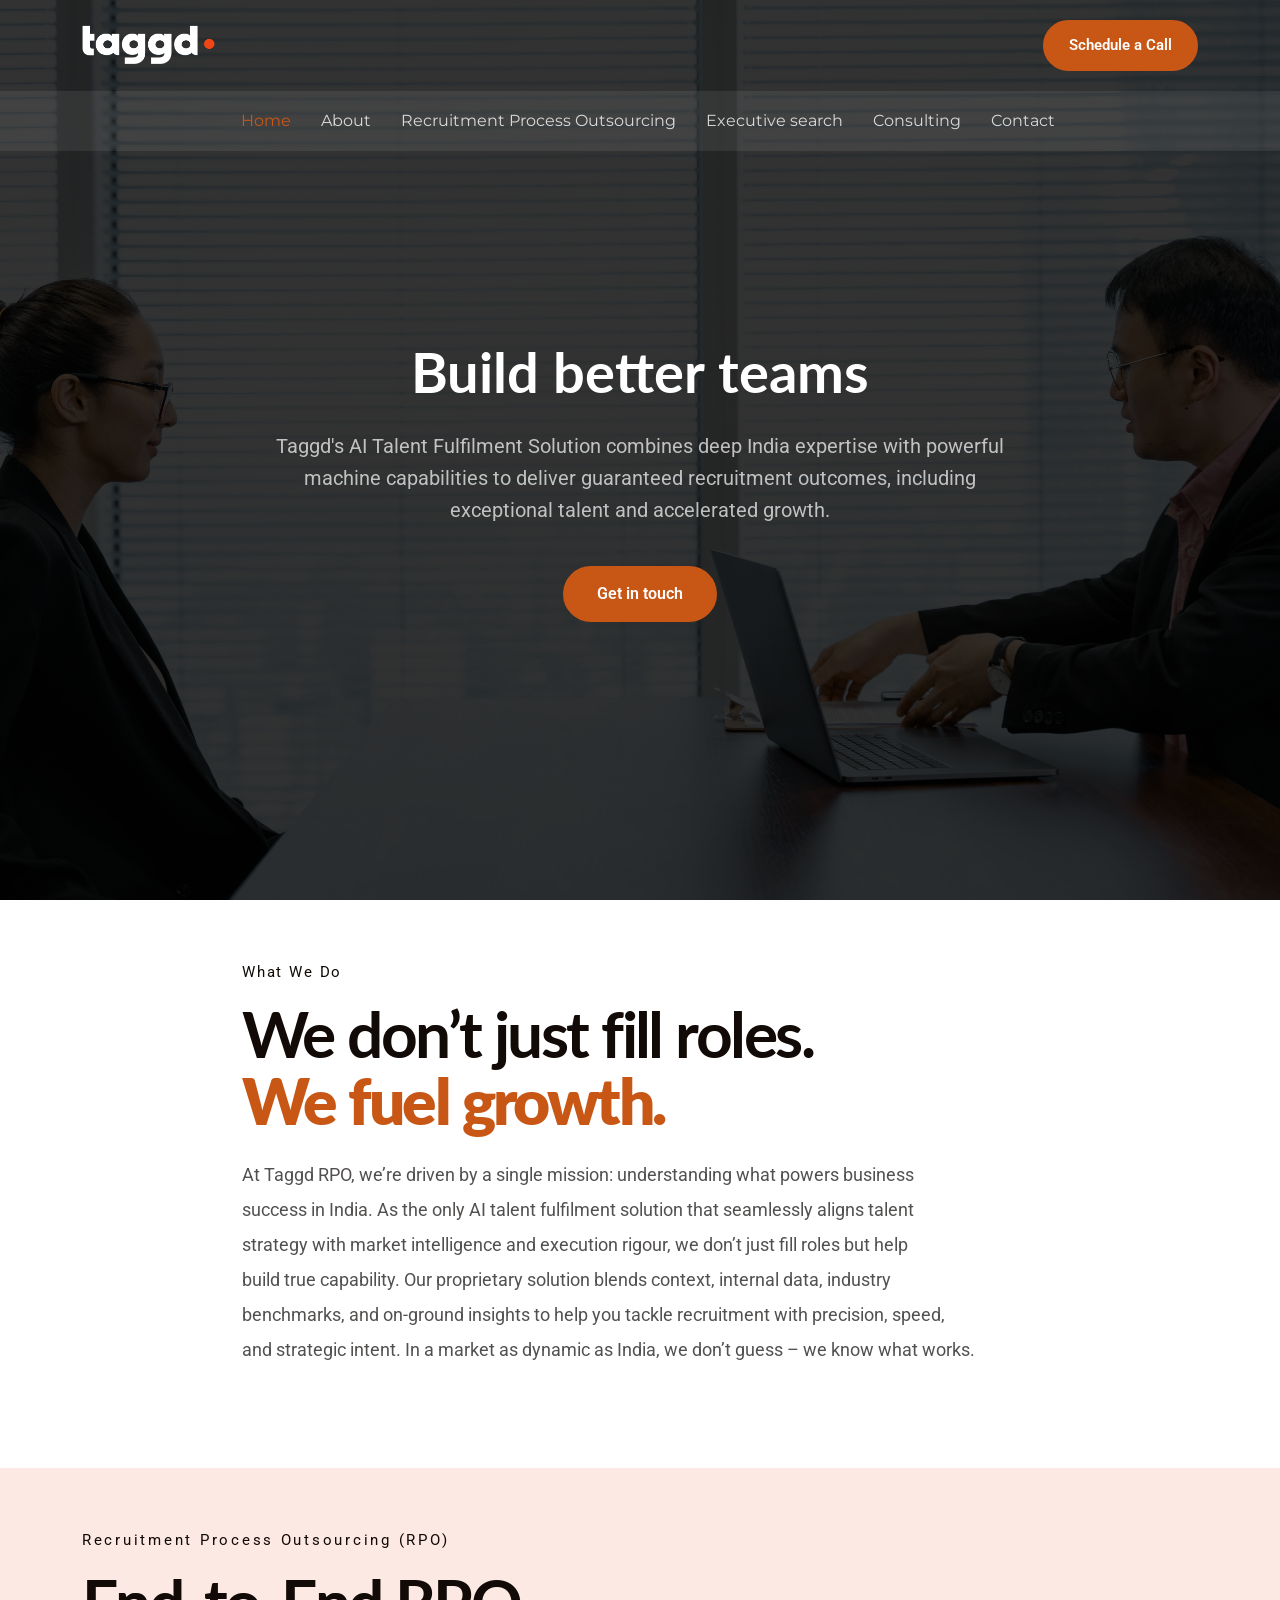
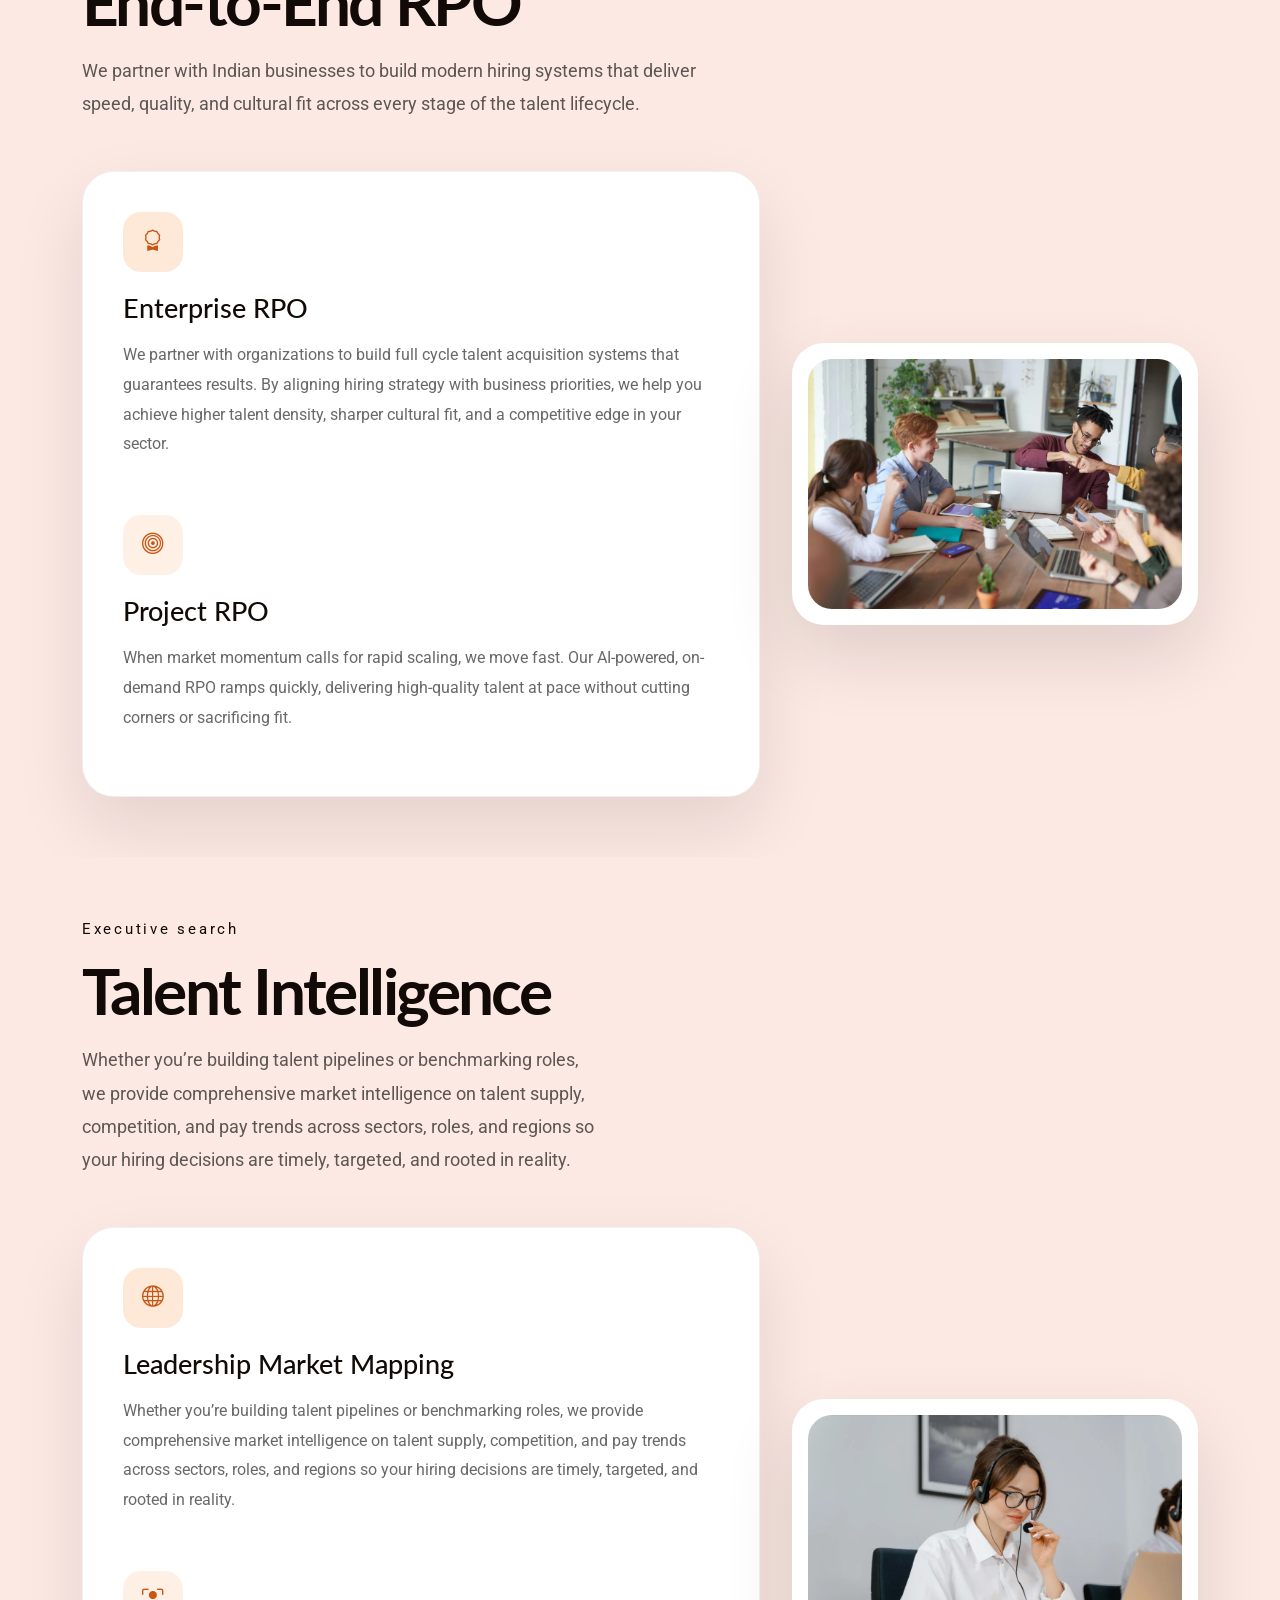
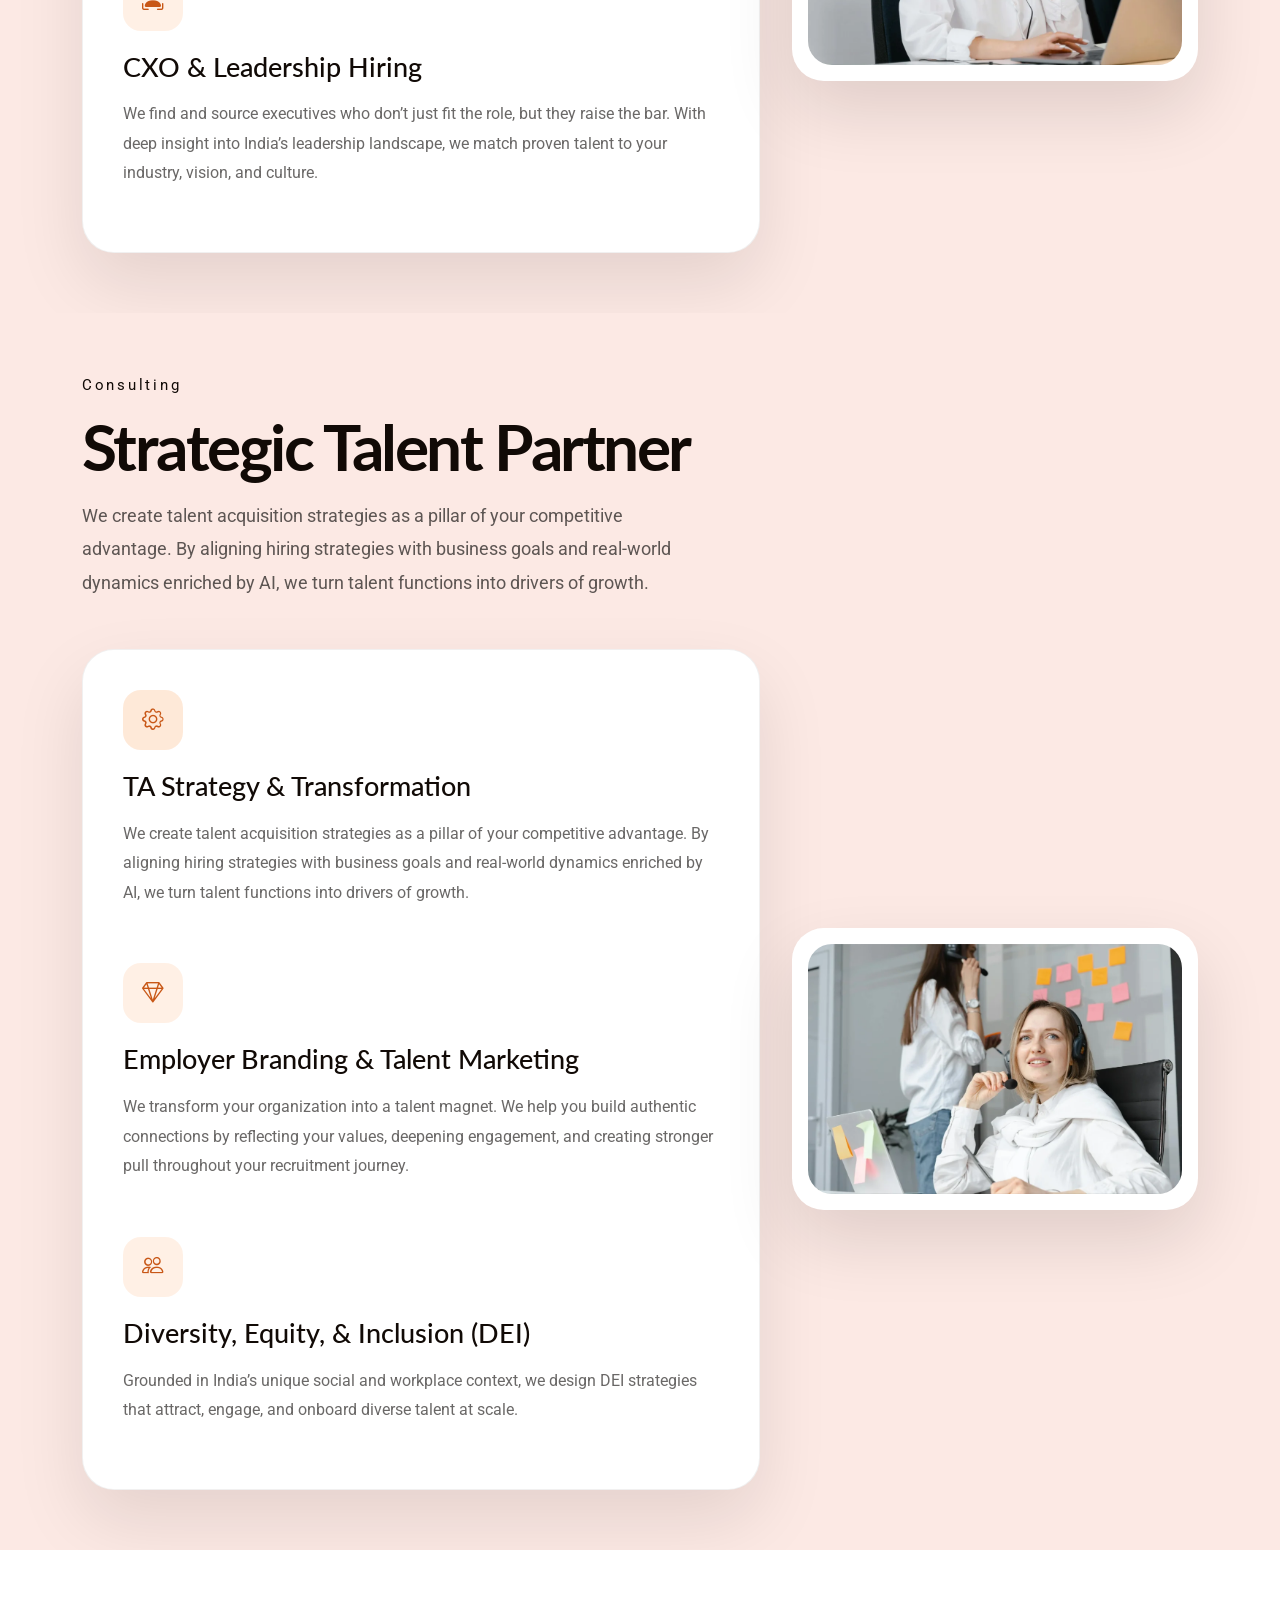
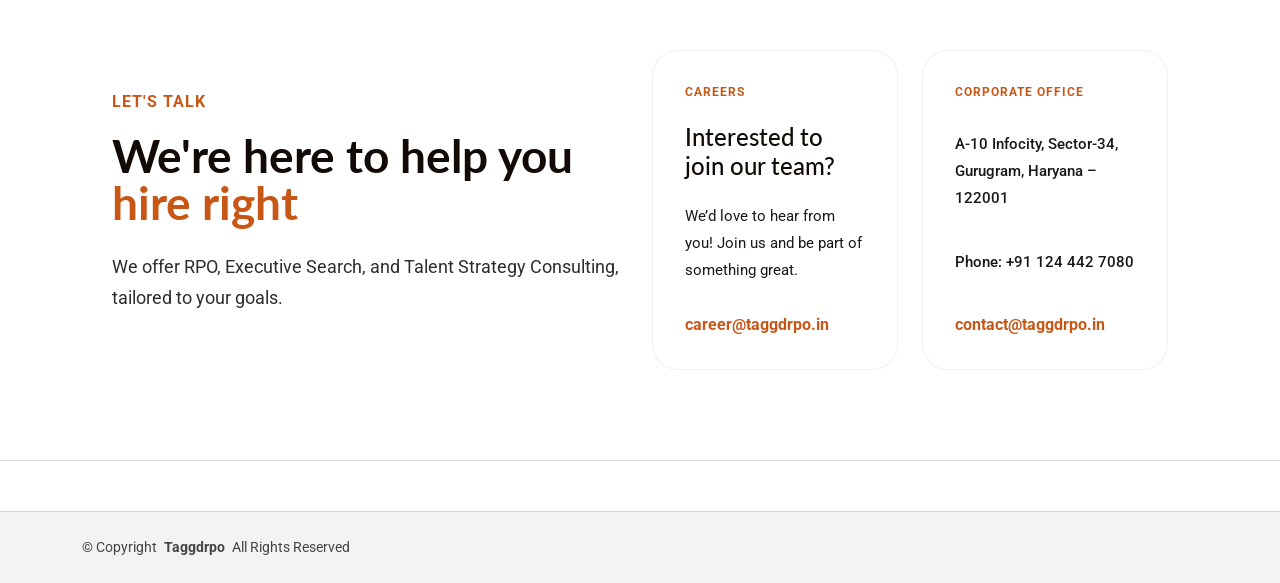
<file: index.html>
<!DOCTYPE html>
<html lang="en">

<head>
  <meta charset="utf-8">
  <meta content="width=device-width, initial-scale=1.0" name="viewport">
  <title>Taggdrpo</title>
  <meta name="description" content="">
  <meta name="keywords" content="">

  <!-- Favicons -->
  <link href="assets/img/favicon.png" rel="icon">
  <link href="assets/img/apple-touch-icon.png" rel="apple-touch-icon">

  <!-- Fonts -->
  <link href="https://fonts.googleapis.com" rel="preconnect">
  <link href="https://fonts.gstatic.com" rel="preconnect" crossorigin>
  <link
    href="https://fonts.googleapis.com/css2?family=Roboto:ital,wght@0,100;0,300;0,400;0,500;0,700;0,900;1,100;1,300;1,400;1,500;1,700;1,900&family=Montserrat:ital,wght@0,100;0,200;0,300;0,400;0,500;0,600;0,700;0,800;0,900;1,100;1,200;1,300;1,400;1,500;1,600;1,700;1,800;1,900&family=Lato:ital,wght@0,100;0,300;0,400;0,700;0,900;1,100;1,300;1,400;1,700;1,900&display=swap"
    rel="stylesheet">

  <!-- Vendor CSS Files -->
  <link href="assets/vendor/bootstrap/css/bootstrap.min.css" rel="stylesheet">
  <link href="assets/vendor/bootstrap-icons/bootstrap-icons.css" rel="stylesheet">
  <link href="assets/vendor/aos/aos.css" rel="stylesheet">
  <link href="assets/vendor/swiper/swiper-bundle.min.css" rel="stylesheet">
  <link href="assets/vendor/glightbox/css/glightbox.min.css" rel="stylesheet">

  <!-- Main CSS File -->
  <link href="assets/css/main.css" rel="stylesheet">

  <!-- =======================================================
  * Template Name: LeadPage
  * Template URL: https://bootstrapmade.com/leadpage-bootstrap-landing-page-template/
  * Updated: Aug 12 2025 with Bootstrap v5.3.7
  * Author: BootstrapMade.com
  * License: https://bootstrapmade.com/license/
  ======================================================== -->
</head>

<body class="index-page">

  <header id="header" class="header fixed-top">
    <div class="container-fluid container-xl position-relative">

      <div class="top-row d-flex align-items-center justify-content-between">
        <a href="index.html" class="logo d-flex align-items-center">
          <img src="assets/img/Logo.png" alt="Taggdrpo Logo" class="logo-img">
        </a>

        <div class="d-flex align-items-center">
          <a href="#contact" class="btn header-btn ms-3">Schedule a Call</a>
        </div>
      </div>

    </div>

    <div class="nav-wrap">
      <div class="container d-flex justify-content-center position-relative">
        <nav id="navmenu" class="navmenu">
          <ul>
            <li><a href="#hero" class="active">Home</a></li>
            <li><a href="#about">About</a></li>
            <li><a href="#rpo">Recruitment Process Outsourcing</a></li>
            <li><a href="#talent-intelligence">Executive search</a></li>
            <li><a href="#strategic-talent-partner">Consulting</a></li>
            <li><a href="#contact">Contact</a></li>
          </ul>
          <i class="mobile-nav-toggle d-xl-none bi bi-list"></i>
        </nav>
      </div>
    </div>

  </header>

  <main class="main">

    <!-- Hero Section -->
    <section id="hero" class="hero section dark-background">

      <div class="hero-background"></div>
      <div class="video-overlay"></div>

      <div class="hero-content">

        <div class="container position-relative">
          <div class="row justify-content-center text-center">
            <div class="col-lg-8">
              <h1 data-aos="fade-up" data-aos-delay="100">Build better teams</h1>
              <p data-aos="fade-up" data-aos-delay="200">Taggd's AI Talent Fulfilment Solution combines deep India
                expertise with powerful machine capabilities to deliver
                guaranteed recruitment outcomes, including exceptional talent and accelerated growth.</p>
              <div class="hero-buttons" data-aos="fade-up" data-aos-delay="300">
                <a href="#about" class="btn btn-primary">Get in touch</a>
              </div>
            </div>
          </div>
        </div>

      </div>

    </section><!-- /Hero Section -->

    <!-- About Section -->
    <section id="about" class="about section">

      <!-- Section Title -->
      <div class="container section-title section-title--left" data-aos="fade-up">
        <span class="subtitle">What We Do</span>
        <h2>We don’t just fill roles.<br><span class="accent-line">We fuel growth.</span></h2>
        <p>At Taggd RPO, we’re driven by a single mission: understanding what powers business success in India. As the
          only
          AI talent fulfilment solution that seamlessly aligns talent strategy with market intelligence and execution
          rigour, we don’t just fill roles but help build true capability. Our proprietary solution blends context,
          internal data, industry benchmarks, and on-ground insights to help you tackle recruitment with precision,
          speed, and strategic intent. In a market as dynamic as India, we don’t guess – we know what works.</p>
      </div><!-- End Section Title -->

      <!-- <div class="container" data-aos="fade-up" data-aos-delay="100">

        <div class="row align-items-center">
          <div class="col-lg-6" data-aos="fade-right" data-aos-delay="200">
            <div class="content">
              <h2>Crafting meaningful experiences through thoughtful design and innovative solutions</h2>
              <p class="lead">We believe in the power of purposeful creation, where every detail serves a greater vision
                and every project becomes a testament to our commitment to excellence.</p>
              <p>Our journey began with a simple philosophy: to transform ideas into reality through meticulous
                attention to detail and an unwavering dedication to quality. Today, we continue to push boundaries while
                staying true to our core values of authenticity, innovation, and meaningful impact.</p>
              <div class="stats-wrapper">
                <div class="stat-item">
                  <span class="number purecounter" data-purecounter-start="0" data-purecounter-end="8"
                    data-purecounter-duration="1"></span>
                  <span class="label">Years of Excellence</span>
                </div>
                <div class="stat-item">
                  <span class="number purecounter" data-purecounter-start="0" data-purecounter-end="150"
                    data-purecounter-duration="1"></span>
                  <span class="label">Projects Completed</span>
                </div>
                <div class="stat-item">
                  <span class="number purecounter" data-purecounter-start="0" data-purecounter-end="12"
                    data-purecounter-duration="1"></span>
                  <span class="label">Team Members</span>
                </div>
              </div>
              <div class="cta-wrapper">
                <a href="#" class="btn-link">
                  Discover our story
                  <i class="bi bi-arrow-right"></i>
                </a>
              </div>
            </div>
          </div>

          <div class="col-lg-6" data-aos="fade-left" data-aos-delay="300">
            <div class="image-wrapper">
              <img src="assets/img/about/about-1.webp" alt="About us" class="img-fluid">
              <div class="floating-element">
                <div class="quote-content">
                  <blockquote>
                    "Excellence is never an accident. It is always the result of high intention, sincere effort, and
                    intelligent execution."
                  </blockquote>
                  <cite>— Aristotle</cite>
                </div>
              </div>
            </div>
          </div>
        </div>

      </div> -->

    </section><!-- /About Section -->

    <!-- End-to-End RPO Section -->
    <section id="rpo" class="features section rpo-section">
      <div class="container">
        <div class="section-title section-title--left" data-aos="fade-up">
          <span class="subtitle">Recruitment Process Outsourcing (RPO)</span>
          <h2>End-to-End RPO</h2>
          <p>We partner with Indian businesses to build modern hiring systems that deliver speed, quality, and cultural
            fit across every stage of the talent lifecycle.</p>
        </div>

        <div class="rpo-grid" data-aos="fade-up" data-aos-delay="150">
          <div class="rpo-overview" data-aos="fade-right" data-aos-delay="200">
            <div class="rpo-cards">
              <div class="rpo-card rpo-card--featured">
                <div class="rpo-icon"><i class="bi bi-award"></i></div>
                <h3>Enterprise RPO</h3>
                <p>We partner with organizations to build full cycle talent acquisition systems that guarantees results.
                  By aligning hiring strategy with business priorities, we help you achieve higher talent density,
                  sharper cultural fit, and a competitive edge in your sector.</p>
              </div>
              <div class="rpo-card">
                <div class="rpo-icon"><i class="bi bi-bullseye"></i></div>
                <h3>Project RPO</h3>
                <p>When market momentum calls for rapid scaling, we move fast. Our AI-powered, on-demand RPO ramps
                  quickly, delivering high-quality talent at pace without cutting corners or sacrificing fit.</p>
              </div>
            </div>
          </div>

          <div class="rpo-visual" data-aos="zoom-in" data-aos-delay="250">
            <div class="rpo-image-frame">
              <img src="assets/img/services/services-3.webp" alt="End-to-End RPO" class="img-fluid">
            </div>
          </div>
        </div>
      </div>
    </section><!-- /End-to-End RPO Section -->

    <!-- Talent Intelligence Section -->
    <section id="talent-intelligence" class="features section rpo-section">
      <div class="container">
        <div class="section-title section-title--left" data-aos="fade-up">
          <span class="subtitle">Executive search</span>
          <h2>Talent Intelligence</h2>
          <p>Whether you’re building talent pipelines or benchmarking roles, we provide comprehensive market
            intelligence on talent supply, competition, and pay trends across sectors, roles, and regions so your hiring
            decisions are timely, targeted, and rooted in reality.</p>
        </div>

        <div class="rpo-grid" data-aos="fade-up" data-aos-delay="150">
          <div class="rpo-overview" data-aos="fade-right" data-aos-delay="200">
            <div class="rpo-cards">
              <div class="rpo-card rpo-card--featured">
                <div class="rpo-icon"><i class="bi bi-globe"></i></div>
                <h3>Leadership Market Mapping</h3>
                <p>Whether you’re building talent pipelines or benchmarking roles, we provide comprehensive market
                  intelligence on talent supply, competition, and pay trends across sectors, roles, and regions so your
                  hiring decisions are timely, targeted, and rooted in reality.</p>
              </div>
              <div class="rpo-card">
                <div class="rpo-icon"><i class="bi bi-person-bounding-box"></i></div>
                <h3>CXO & Leadership Hiring</h3>
                <p>We find and source executives who don’t just fit the role, but they raise the bar. With deep insight
                  into India’s leadership landscape, we match proven talent to your industry, vision, and culture.</p>
              </div>
            </div>
          </div>

          <div class="rpo-visual" data-aos="zoom-in" data-aos-delay="250">
            <div class="rpo-image-frame">
              <img src="assets/img/services/services-7.webp" alt="Talent Intelligence" class="img-fluid">
            </div>
          </div>
        </div>
      </div>
    </section><!-- /Talent Intelligence Section -->

    <!-- Strategic Talent Partner Section -->
    <section id="strategic-talent-partner" class="features section rpo-section">
      <div class="container">
        <div class="section-title section-title--left" data-aos="fade-up">
          <span class="subtitle">Consulting</span>
          <h2>Strategic Talent Partner</h2>
          <p>We create talent acquisition strategies as a pillar of your competitive advantage. By aligning hiring
            strategies with business goals and real-world dynamics enriched by AI, we turn talent functions into drivers
            of growth.</p>
        </div>

        <div class="rpo-grid" data-aos="fade-up" data-aos-delay="150">
          <div class="rpo-overview" data-aos="fade-right" data-aos-delay="200">
            <div class="rpo-cards">
              <div class="rpo-card rpo-card--featured">
                <div class="rpo-icon"><i class="bi bi-gear"></i></div>
                <h3>TA Strategy & Transformation</h3>
                <p>We create talent acquisition strategies as a pillar of your competitive advantage. By aligning hiring
                  strategies with business goals and real-world dynamics enriched by AI, we turn talent functions into
                  drivers of growth.</p>
              </div>
              <div class="rpo-card">
                <div class="rpo-icon"><i class="bi bi-gem"></i></div>
                <h3>Employer Branding & Talent Marketing</h3>
                <p>We transform your organization into a talent magnet. We help you build authentic connections by
                  reflecting your values, deepening engagement, and creating stronger pull throughout your recruitment
                  journey.</p>
              </div>
              <div class="rpo-card">
                <div class="rpo-icon"><i class="bi bi-people"></i></div>
                <h3>Diversity, Equity, & Inclusion (DEI)</h3>
                <p>Grounded in India’s unique social and workplace context, we design DEI strategies that attract,
                  engage, and onboard diverse talent at scale.</p>
              </div>
            </div>
          </div>

          <div class="rpo-visual" data-aos="zoom-in" data-aos-delay="250">
            <div class="rpo-image-frame">
              <img src="assets/img/services/services-9.webp" alt="Strategic Talent Partner" class="img-fluid">
            </div>
          </div>
        </div>
      </div>
    </section><!-- /Strategic Talent Partner Section -->

    <!-- Contact Section -->
    <section id="contact" class="contact section">
      <div class="container" data-aos="fade-up">
        <div class="contact-hero">
          <div class="row align-items-center">
            <div class="col-lg-6">
              <div class="contact-intro">
                <span class="subtitle">Let's Talk</span>
                <h2>We're here to help you <span class="accent-line">hire right</span></h2>
                <p>We offer RPO, Executive Search, and Talent Strategy Consulting, tailored to your goals.</p>
              </div>
            </div>
            <div class="col-lg-6">
              <div class="row gy-4">
                <div class="col-md-6" data-aos="fade-left" data-aos-delay="150">
                  <article class="contact-card card-feature">
                    <span class="card-label">Careers</span>
                    <h4>Interested to join our team?</h4>
                    <p>We’d love to hear from you! Join us and be part of something great.</p>
                    <a href="mailto:career@taggdrpo.in" class="contact-card-link">career@taggdrpo.in</a>
                  </article>
                </div>
                <div class="col-md-6" data-aos="fade-left" data-aos-delay="250">
                  <article class="contact-card card-feature">
                    <span class="card-label">Corporate Office</span>
                    <p class="contact-card-address">A-10 Infocity, Sector-34, Gurugram, Haryana – 122001</p>
                    <p class="contact-card-address">Phone: +91 124 442 7080</p>
                    <a href="mailto:contact@taggdrpo.in" class="contact-card-link">contact@taggdrpo.in</a>

                  </article>
                </div>
              </div>
            </div>
          </div>
        </div>
      </div>
    </section><!-- /Contact Section -->

  </main>

  <footer id="footer" class="footer">
    <div class="footer-bottom">
      <div class="container">
        <div class="row align-items-center">
          <div class="col-lg-12">
            <div class="copyright">
              <p>© <span>Copyright</span> <strong class="px-1 sitename">Taggdrpo</strong> <span>All Rights
                  Reserved</span></p>
            </div>
          </div>
        </div>
      </div>
    </div>

  </footer>

  <!-- Scroll Top -->
  <a href="#" id="scroll-top" class="scroll-top d-flex align-items-center justify-content-center"><i
      class="bi bi-arrow-up-short"></i></a>

  <!-- Preloader -->
  <div id="preloader"></div>

  <!-- Vendor JS Files -->
  <script src="assets/vendor/bootstrap/js/bootstrap.bundle.min.js"></script>
  <script src="assets/vendor/php-email-form/validate.js"></script>
  <script src="assets/vendor/aos/aos.js"></script>
  <script src="assets/vendor/purecounter/purecounter_vanilla.js"></script>
  <script src="assets/vendor/swiper/swiper-bundle.min.js"></script>
  <script src="assets/vendor/imagesloaded/imagesloaded.pkgd.min.js"></script>
  <script src="assets/vendor/isotope-layout/isotope.pkgd.min.js"></script>
  <script src="assets/vendor/glightbox/js/glightbox.min.js"></script>

  <!-- Main JS File -->
  <script src="assets/js/main.js"></script>

</body>

</html>
</file>
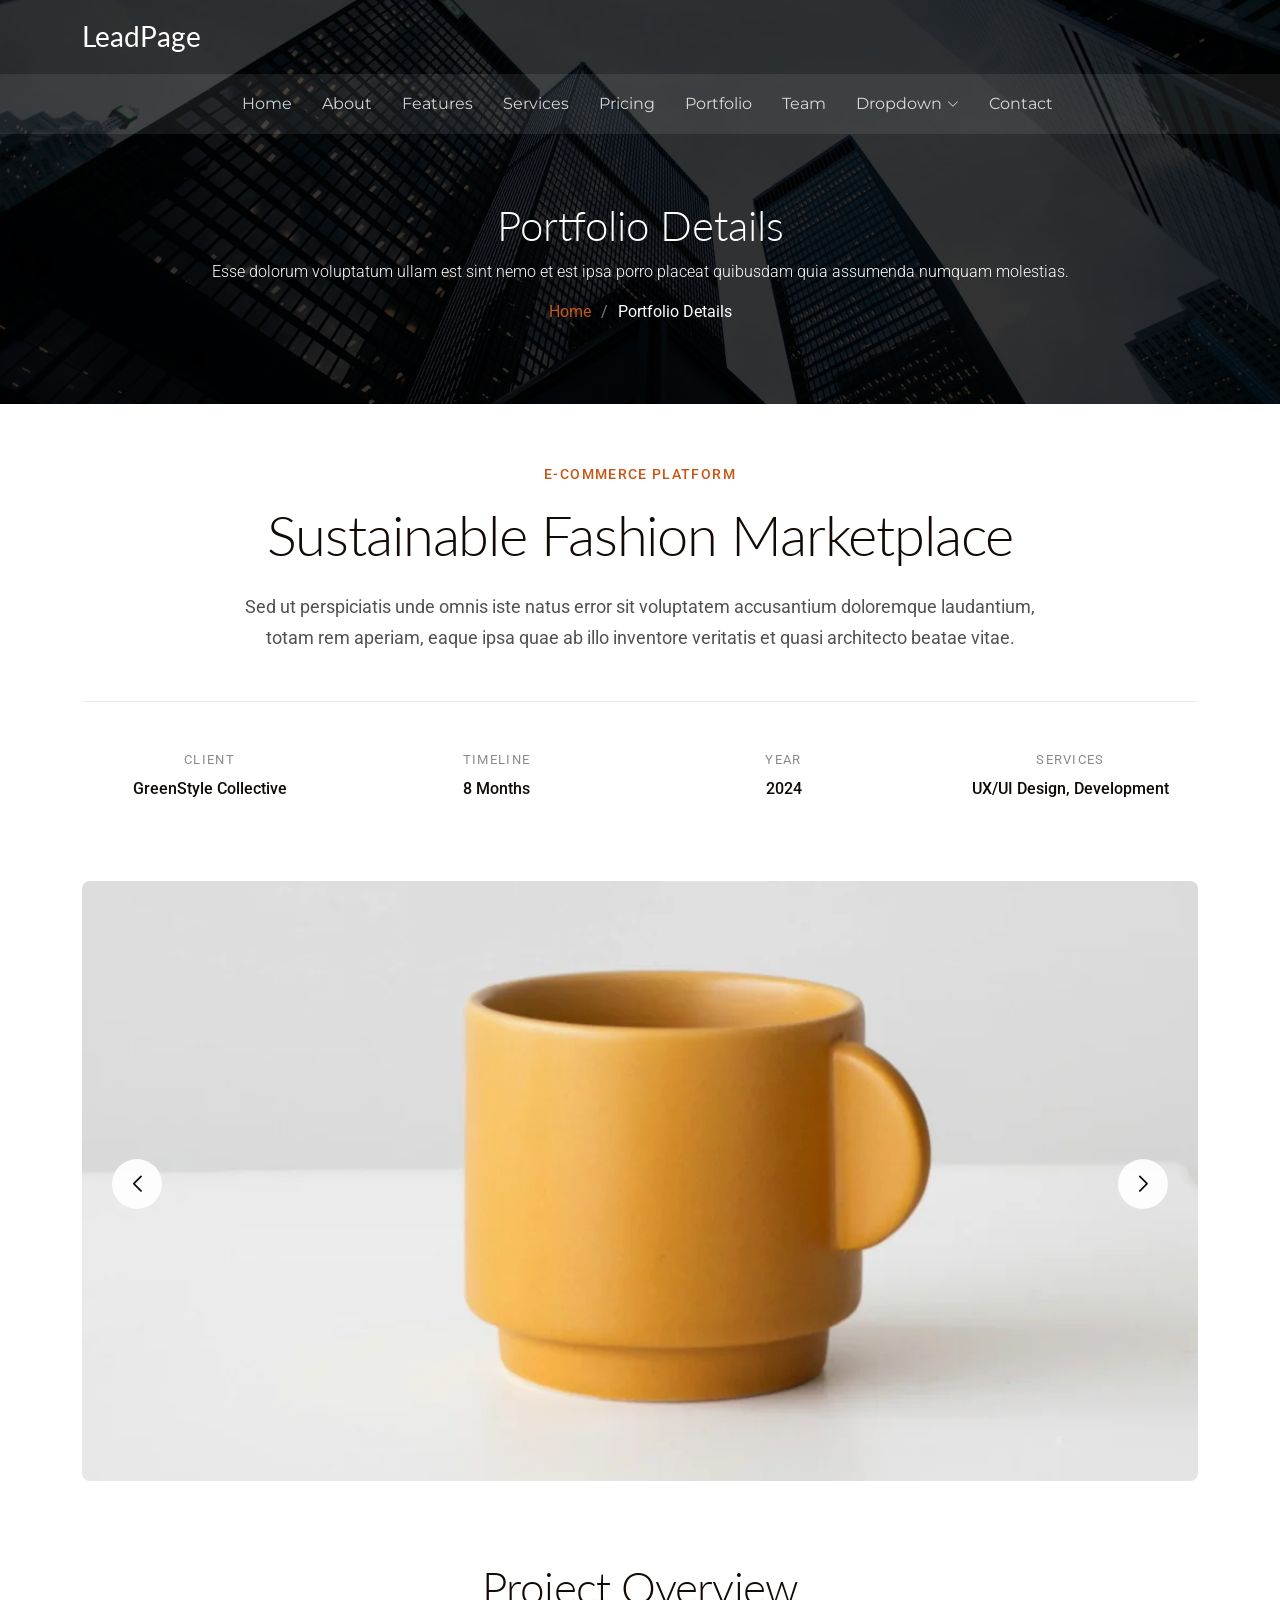
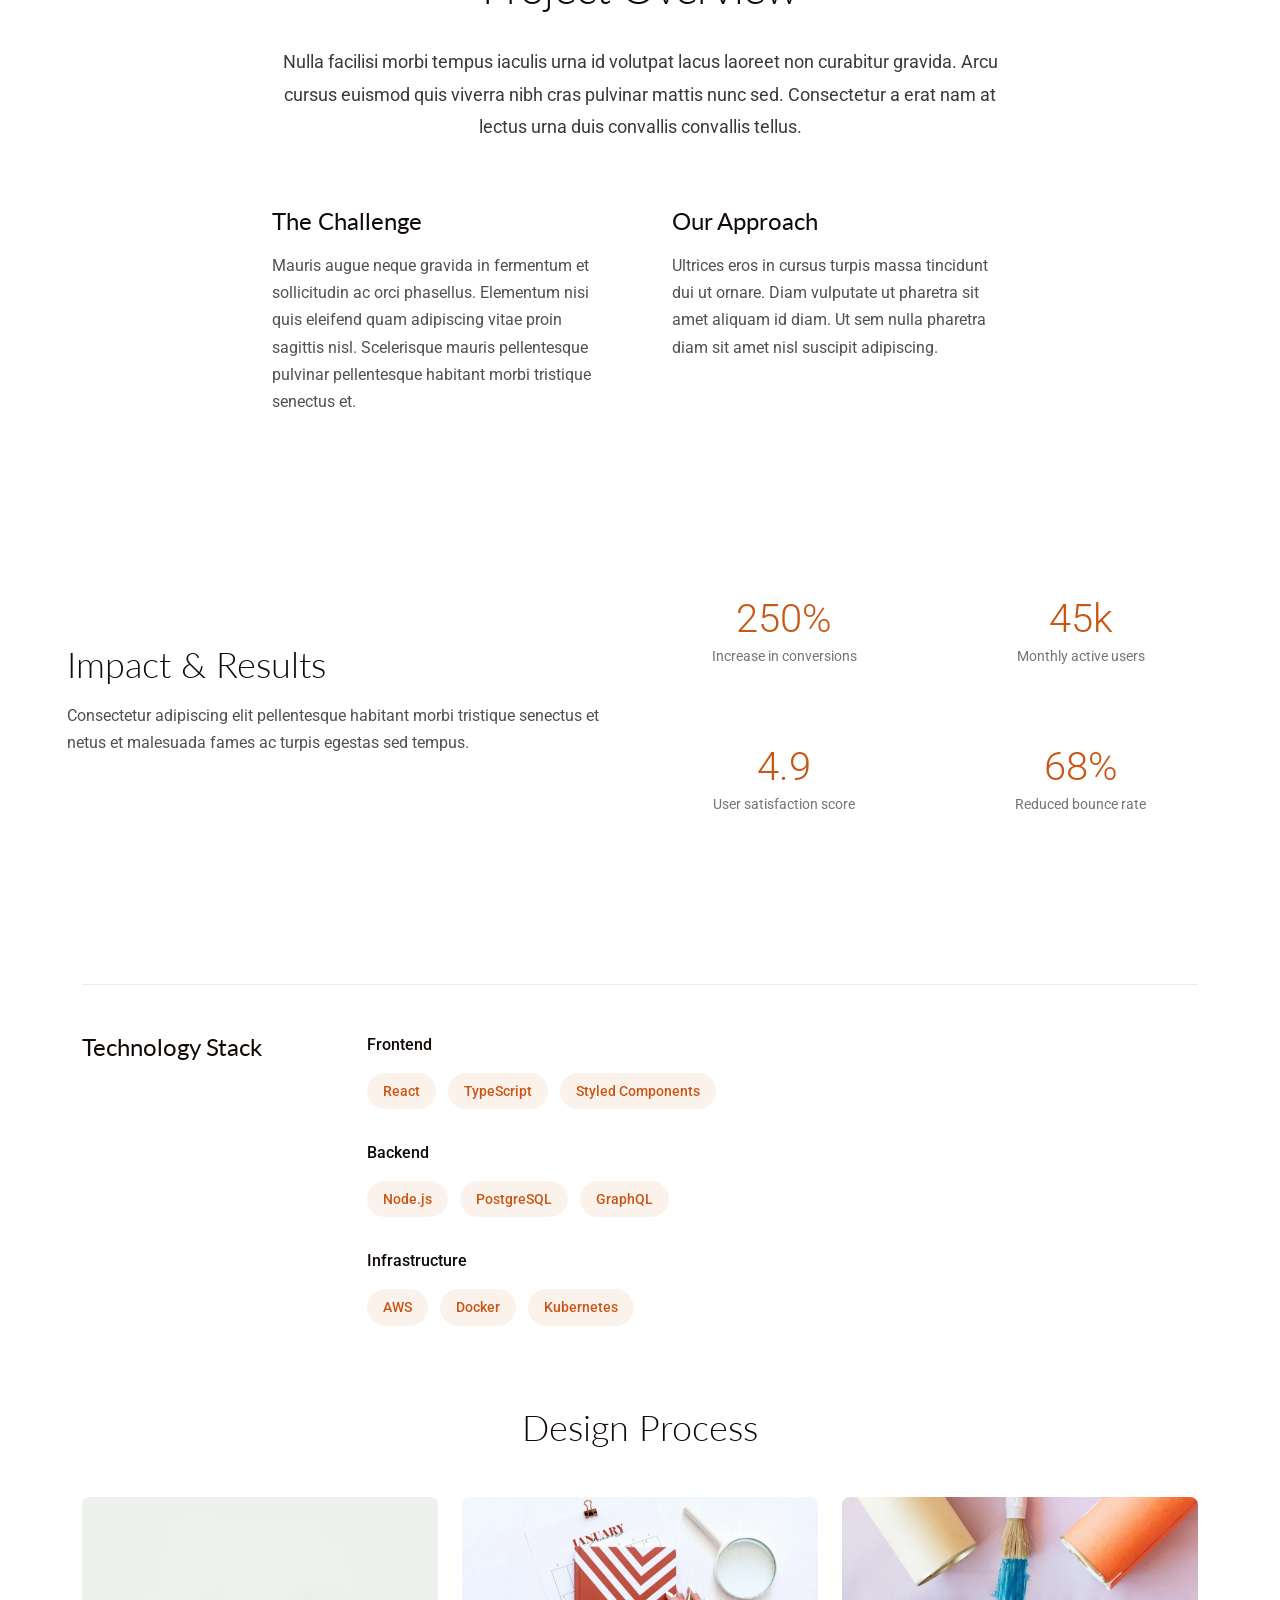
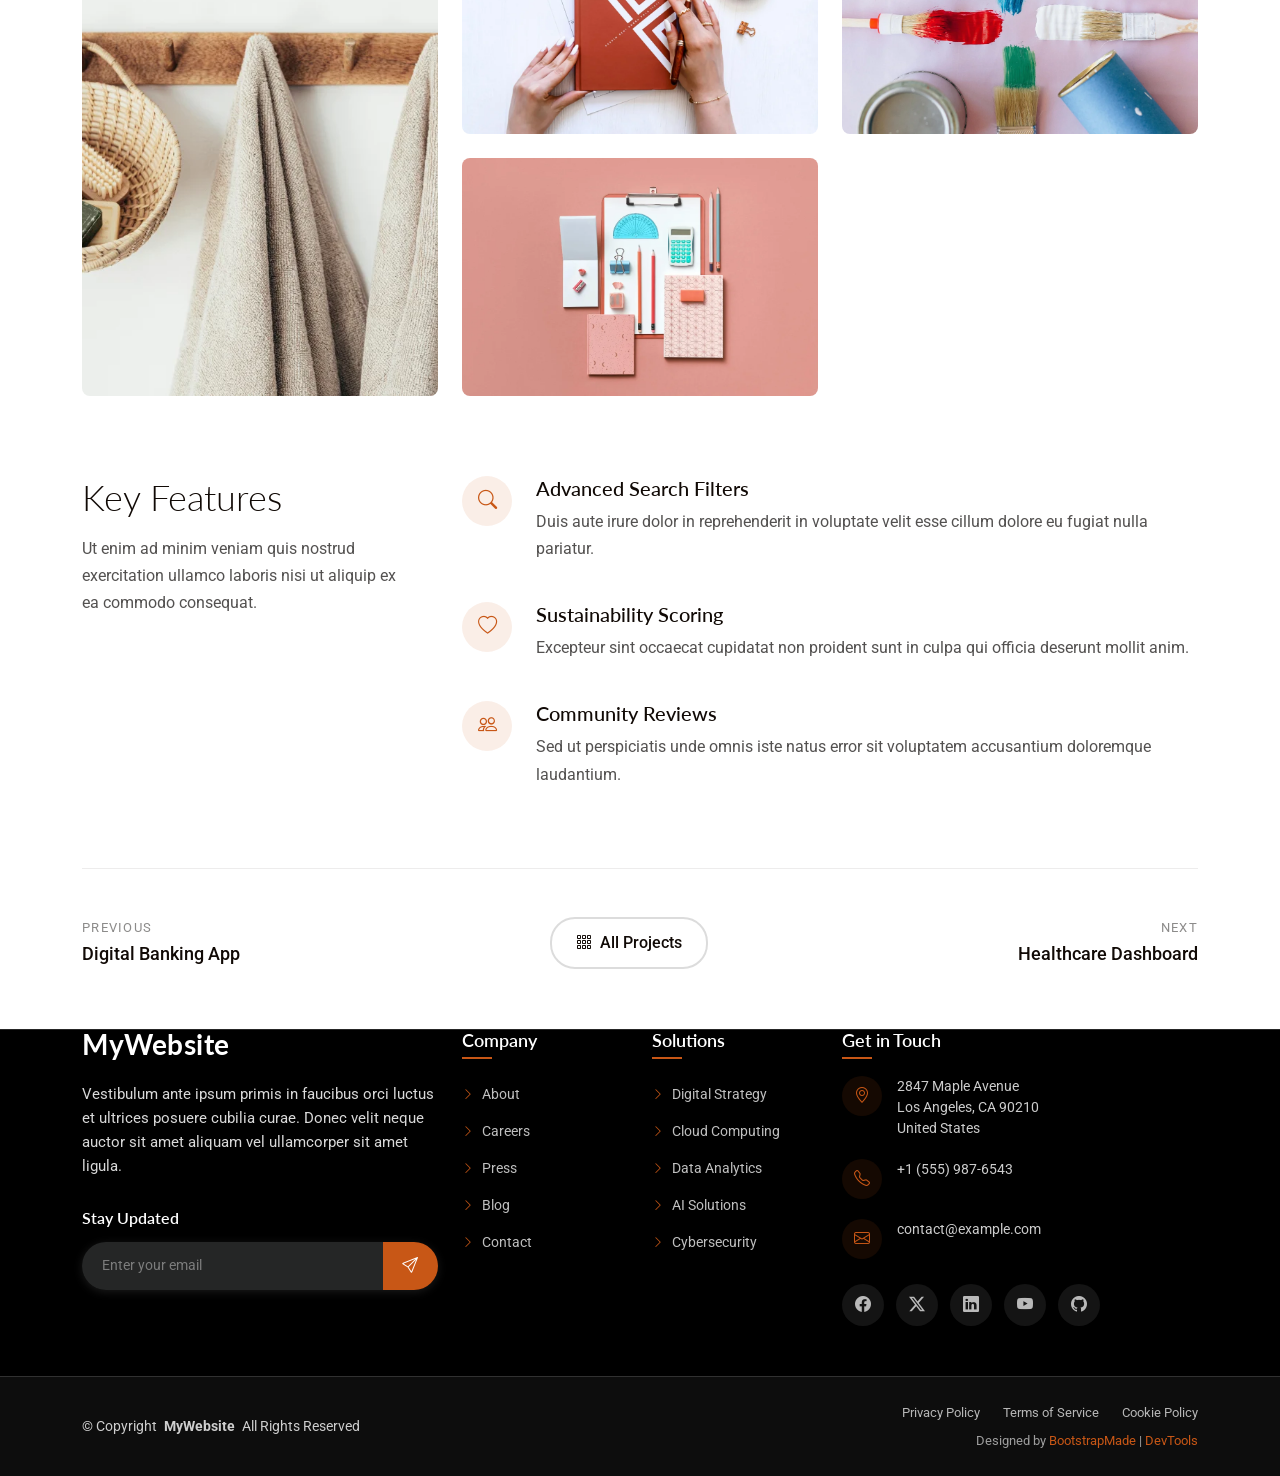
<file: portfolio-details.html>
<!DOCTYPE html>
<html lang="en">

<head>
  <meta charset="utf-8">
  <meta content="width=device-width, initial-scale=1.0" name="viewport">
  <title>Portfolio Details - LeadPage Bootstrap Template</title>
  <meta name="description" content="">
  <meta name="keywords" content="">

  <!-- Favicons -->
  <link href="assets/img/favicon.png" rel="icon">
  <link href="assets/img/apple-touch-icon.png" rel="apple-touch-icon">

  <!-- Fonts -->
  <link href="https://fonts.googleapis.com" rel="preconnect">
  <link href="https://fonts.gstatic.com" rel="preconnect" crossorigin>
  <link
    href="https://fonts.googleapis.com/css2?family=Roboto:ital,wght@0,100;0,300;0,400;0,500;0,700;0,900;1,100;1,300;1,400;1,500;1,700;1,900&family=Montserrat:ital,wght@0,100;0,200;0,300;0,400;0,500;0,600;0,700;0,800;0,900;1,100;1,200;1,300;1,400;1,500;1,600;1,700;1,800;1,900&family=Lato:ital,wght@0,100;0,300;0,400;0,700;0,900;1,100;1,300;1,400;1,700;1,900&display=swap"
    rel="stylesheet">

  <!-- Vendor CSS Files -->
  <link href="assets/vendor/bootstrap/css/bootstrap.min.css" rel="stylesheet">
  <link href="assets/vendor/bootstrap-icons/bootstrap-icons.css" rel="stylesheet">
  <link href="assets/vendor/aos/aos.css" rel="stylesheet">
  <link href="assets/vendor/swiper/swiper-bundle.min.css" rel="stylesheet">
  <link href="assets/vendor/glightbox/css/glightbox.min.css" rel="stylesheet">

  <!-- Main CSS File -->
  <link href="assets/css/main.css" rel="stylesheet">

  <!-- =======================================================
  * Template Name: LeadPage
  * Template URL: https://bootstrapmade.com/leadpage-bootstrap-landing-page-template/
  * Updated: Aug 12 2025 with Bootstrap v5.3.7
  * Author: BootstrapMade.com
  * License: https://bootstrapmade.com/license/
  ======================================================== -->
</head>

<body class="portfolio-details-page">

  <header id="header" class="header fixed-top">
    <div class="container-fluid container-xl position-relative">

      <div class="top-row d-flex align-items-center justify-content-between">
        <a href="index.html" class="logo d-flex align-items-center">
          <!-- Uncomment the line below if you also wish to use an image logo -->
          <!-- <img src="assets/img/logo.webp" alt=""> -->
          <h1 class="sitename">LeadPage</h1>
        </a>

      </div>

    </div>

    <div class="nav-wrap">
      <div class="container d-flex justify-content-center position-relative">
        <nav id="navmenu" class="navmenu">
          <ul>
            <li><a href="#hero">Home</a></li>
            <li><a href="#about">About</a></li>
            <li><a href="#features">Features</a></li>
            <li><a href="#services">Services</a></li>
            <li><a href="#pricing">Pricing</a></li>
            <li><a href="#portfolio">Portfolio</a></li>
            <li><a href="#team">Team</a></li>
            <li class="dropdown"><a href="#"><span>Dropdown</span> <i
                  class="bi bi-chevron-down toggle-dropdown"></i></a>
              <ul>
                <li><a href="#">Dropdown 1</a></li>
                <li class="dropdown"><a href="#"><span>Deep Dropdown</span> <i
                      class="bi bi-chevron-down toggle-dropdown"></i></a>
                  <ul>
                    <li><a href="#">Deep Dropdown 1</a></li>
                    <li><a href="#">Deep Dropdown 2</a></li>
                    <li><a href="#">Deep Dropdown 3</a></li>
                    <li><a href="#">Deep Dropdown 4</a></li>
                    <li><a href="#">Deep Dropdown 5</a></li>
                  </ul>
                </li>
                <li><a href="#">Dropdown 2</a></li>
                <li><a href="#">Dropdown 3</a></li>
                <li><a href="#">Dropdown 4</a></li>
              </ul>
            </li>
            <li><a href="#contact">Contact</a></li>
          </ul>
          <i class="mobile-nav-toggle d-xl-none bi bi-list"></i>
        </nav>
      </div>
    </div>

  </header>

  <main class="main">

    <!-- Page Title -->
    <div class="page-title dark-background" data-aos="fade" style="background-image: url(assets/img/bg/bg-2.webp);">
      <div class="container position-relative">
        <h1>Portfolio Details</h1>
        <p>Esse dolorum voluptatum ullam est sint nemo et est ipsa porro placeat quibusdam quia assumenda numquam
          molestias.</p>
        <nav class="breadcrumbs">
          <ol>
            <li><a href="index.html">Home</a></li>
            <li class="current">Portfolio Details</li>
          </ol>
        </nav>
      </div>
    </div><!-- End Page Title -->

    <!-- Portfolio Details Section -->
    <section id="portfolio-details" class="portfolio-details section">

      <div class="container" data-aos="fade-up" data-aos-delay="100">

        <div class="project-hero">
          <div class="hero-content" data-aos="fade-up">
            <div class="project-category">E-Commerce Platform</div>
            <h1 class="project-title">Sustainable Fashion Marketplace</h1>
            <p class="project-subtitle">Sed ut perspiciatis unde omnis iste natus error sit voluptatem accusantium
              doloremque laudantium, totam rem aperiam, eaque ipsa quae ab illo inventore veritatis et quasi architecto
              beatae vitae.</p>
          </div>

          <div class="project-meta-grid" data-aos="fade-up" data-aos-delay="200">
            <div class="meta-column">
              <div class="meta-label">Client</div>
              <div class="meta-value">GreenStyle Collective</div>
            </div>
            <div class="meta-column">
              <div class="meta-label">Timeline</div>
              <div class="meta-value">8 Months</div>
            </div>
            <div class="meta-column">
              <div class="meta-label">Year</div>
              <div class="meta-value">2024</div>
            </div>
            <div class="meta-column">
              <div class="meta-label">Services</div>
              <div class="meta-value">UX/UI Design, Development</div>
            </div>
          </div>
        </div>

        <div class="visual-showcase" data-aos="zoom-in" data-aos-delay="100">
          <div class="main-visual">
            <div class="portfolio-details-slider swiper init-swiper">
              <script type="application/json" class="swiper-config">
                {
                  "loop": true,
                  "speed": 600,
                  "autoplay": {
                    "delay": 4000
                  },
                  "effect": "creative",
                  "creativeEffect": {
                    "prev": {
                      "shadow": false,
                      "translate": ["-120%", 0, -500]
                    },
                    "next": {
                      "shadow": false,
                      "translate": ["120%", 0, -500]
                    }
                  },
                  "slidesPerView": 1,
                  "navigation": {
                    "nextEl": ".swiper-button-next",
                    "prevEl": ".swiper-button-prev"
                  }
                }
              </script>
              <div class="swiper-wrapper">
                <div class="swiper-slide">
                  <img src="assets/img/portfolio/portfolio-5.webp" alt="Project showcase" class="img-fluid"
                    loading="lazy">
                </div>
                <div class="swiper-slide">
                  <img src="assets/img/portfolio/portfolio-7.webp" alt="Project showcase" class="img-fluid"
                    loading="lazy">
                </div>
                <div class="swiper-slide">
                  <img src="assets/img/portfolio/portfolio-8.webp" alt="Project showcase" class="img-fluid"
                    loading="lazy">
                </div>
              </div>
              <div class="swiper-button-next"></div>
              <div class="swiper-button-prev"></div>
            </div>
          </div>
        </div>

        <div class="content-section">
          <div class="row">
            <div class="col-lg-8 offset-lg-2">
              <div class="project-overview" data-aos="fade-up">
                <h2>Project Overview</h2>
                <p class="overview-text">Nulla facilisi morbi tempus iaculis urna id volutpat lacus laoreet non
                  curabitur gravida. Arcu cursus euismod quis viverra nibh cras pulvinar mattis nunc sed. Consectetur a
                  erat nam at lectus urna duis convallis convallis tellus.</p>

                <div class="challenge-solution">
                  <div class="challenge-block" data-aos="fade-up" data-aos-delay="100">
                    <h3>The Challenge</h3>
                    <p>Mauris augue neque gravida in fermentum et sollicitudin ac orci phasellus. Elementum nisi quis
                      eleifend quam adipiscing vitae proin sagittis nisl. Scelerisque mauris pellentesque pulvinar
                      pellentesque habitant morbi tristique senectus et.</p>
                  </div>

                  <div class="solution-block" data-aos="fade-up" data-aos-delay="200">
                    <h3>Our Approach</h3>
                    <p>Ultrices eros in cursus turpis massa tincidunt dui ut ornare. Diam vulputate ut pharetra sit amet
                      aliquam id diam. Ut sem nulla pharetra diam sit amet nisl suscipit adipiscing.</p>
                  </div>
                </div>
              </div>
            </div>
          </div>
        </div>

        <div class="metrics-showcase" data-aos="fade-up" data-aos-delay="100">
          <div class="row align-items-center">
            <div class="col-lg-6">
              <div class="metrics-content">
                <h3>Impact &amp; Results</h3>
                <p>Consectetur adipiscing elit pellentesque habitant morbi tristique senectus et netus et malesuada
                  fames ac turpis egestas sed tempus.</p>
              </div>
            </div>
            <div class="col-lg-6">
              <div class="metrics-grid">
                <div class="metric-item" data-aos="fade-up" data-aos-delay="200">
                  <div class="metric-number">250%</div>
                  <div class="metric-label">Increase in conversions</div>
                </div>
                <div class="metric-item" data-aos="fade-up" data-aos-delay="250">
                  <div class="metric-number">45k</div>
                  <div class="metric-label">Monthly active users</div>
                </div>
                <div class="metric-item" data-aos="fade-up" data-aos-delay="300">
                  <div class="metric-number">4.9</div>
                  <div class="metric-label">User satisfaction score</div>
                </div>
                <div class="metric-item" data-aos="fade-up" data-aos-delay="350">
                  <div class="metric-number">68%</div>
                  <div class="metric-label">Reduced bounce rate</div>
                </div>
              </div>
            </div>
          </div>
        </div>

        <div class="technology-stack" data-aos="fade-up" data-aos-delay="100">
          <div class="row">
            <div class="col-lg-3">
              <h3>Technology Stack</h3>
            </div>
            <div class="col-lg-9">
              <div class="tech-categories">
                <div class="tech-category" data-aos="fade-up" data-aos-delay="150">
                  <div class="category-title">Frontend</div>
                  <div class="tech-list">
                    <span class="tech-item">React</span>
                    <span class="tech-item">TypeScript</span>
                    <span class="tech-item">Styled Components</span>
                  </div>
                </div>
                <div class="tech-category" data-aos="fade-up" data-aos-delay="200">
                  <div class="category-title">Backend</div>
                  <div class="tech-list">
                    <span class="tech-item">Node.js</span>
                    <span class="tech-item">PostgreSQL</span>
                    <span class="tech-item">GraphQL</span>
                  </div>
                </div>
                <div class="tech-category" data-aos="fade-up" data-aos-delay="250">
                  <div class="category-title">Infrastructure</div>
                  <div class="tech-list">
                    <span class="tech-item">AWS</span>
                    <span class="tech-item">Docker</span>
                    <span class="tech-item">Kubernetes</span>
                  </div>
                </div>
              </div>
            </div>
          </div>
        </div>

        <div class="process-gallery" data-aos="fade-up" data-aos-delay="100">
          <h3>Design Process</h3>
          <div class="gallery-masonry">
            <div class="gallery-item large" data-aos="fade-up" data-aos-delay="150">
              <img src="assets/img/portfolio/portfolio-11.webp" alt="Design process" class="img-fluid glightbox"
                loading="lazy">
              <div class="gallery-caption">User Research &amp; Personas</div>
            </div>
            <div class="gallery-item" data-aos="fade-up" data-aos-delay="200">
              <img src="assets/img/portfolio/portfolio-12.webp" alt="Design process" class="img-fluid glightbox"
                loading="lazy">
              <div class="gallery-caption">Wireframes</div>
            </div>
            <div class="gallery-item" data-aos="fade-up" data-aos-delay="250">
              <img src="assets/img/portfolio/portfolio-3.webp" alt="Design process" class="img-fluid glightbox"
                loading="lazy">
              <div class="gallery-caption">Prototypes</div>
            </div>
            <div class="gallery-item" data-aos="fade-up" data-aos-delay="300">
              <img src="assets/img/portfolio/portfolio-4.webp" alt="Design process" class="img-fluid glightbox"
                loading="lazy">
              <div class="gallery-caption">Final Design</div>
            </div>
          </div>
        </div>

        <div class="key-features-section" data-aos="fade-up" data-aos-delay="100">
          <div class="row">
            <div class="col-lg-4">
              <div class="features-intro">
                <h3>Key Features</h3>
                <p>Ut enim ad minim veniam quis nostrud exercitation ullamco laboris nisi ut aliquip ex ea commodo
                  consequat.</p>
              </div>
            </div>
            <div class="col-lg-8">
              <div class="features-list">
                <div class="feature-row" data-aos="fade-up" data-aos-delay="150">
                  <div class="feature-icon">
                    <i class="bi bi-search"></i>
                  </div>
                  <div class="feature-content">
                    <h4>Advanced Search Filters</h4>
                    <p>Duis aute irure dolor in reprehenderit in voluptate velit esse cillum dolore eu fugiat nulla
                      pariatur.</p>
                  </div>
                </div>
                <div class="feature-row" data-aos="fade-up" data-aos-delay="200">
                  <div class="feature-icon">
                    <i class="bi bi-heart"></i>
                  </div>
                  <div class="feature-content">
                    <h4>Sustainability Scoring</h4>
                    <p>Excepteur sint occaecat cupidatat non proident sunt in culpa qui officia deserunt mollit anim.
                    </p>
                  </div>
                </div>
                <div class="feature-row" data-aos="fade-up" data-aos-delay="250">
                  <div class="feature-icon">
                    <i class="bi bi-people"></i>
                  </div>
                  <div class="feature-content">
                    <h4>Community Reviews</h4>
                    <p>Sed ut perspiciatis unde omnis iste natus error sit voluptatem accusantium doloremque laudantium.
                    </p>
                  </div>
                </div>
              </div>
            </div>
          </div>
        </div>

        <div class="project-footer" data-aos="fade-up" data-aos-delay="200">
          <div class="footer-navigation">
            <a href="#" class="nav-link prev-project">
              <span class="nav-direction">Previous</span>
              <span class="nav-title">Digital Banking App</span>
            </a>
            <a href="#" class="nav-link all-projects">
              <i class="bi bi-grid-3x3-gap"></i>
              <span>All Projects</span>
            </a>
            <a href="#" class="nav-link next-project">
              <span class="nav-direction">Next</span>
              <span class="nav-title">Healthcare Dashboard</span>
            </a>
          </div>
        </div>

      </div>

    </section><!-- /Portfolio Details Section -->

  </main>

  <footer id="footer" class="footer dark-background">

    <div class="container">
      <div class="row gy-5">

        <div class="col-lg-4">
          <div class="footer-content">
            <a href="index.html" class="logo d-flex align-items-center mb-4">
              <span class="sitename">MyWebsite</span>
            </a>
            <p class="mb-4">Vestibulum ante ipsum primis in faucibus orci luctus et ultrices posuere cubilia curae.
              Donec velit neque auctor sit amet aliquam vel ullamcorper sit amet ligula.</p>

            <div class="newsletter-form">
              <h5>Stay Updated</h5>
              <form action="forms/newsletter.php" method="post" class="php-email-form">
                <div class="input-group">
                  <input type="email" name="email" class="form-control" placeholder="Enter your email" required="">
                  <button type="submit" class="btn-subscribe">
                    <i class="bi bi-send"></i>
                  </button>
                </div>
                <div class="loading">Loading</div>
                <div class="error-message"></div>
                <div class="sent-message">Thank you for subscribing!</div>
              </form>
            </div>
          </div>
        </div>

        <div class="col-lg-2 col-6">
          <div class="footer-links">
            <h4>Company</h4>
            <ul>
              <li><a href="#"><i class="bi bi-chevron-right"></i> About</a></li>
              <li><a href="#"><i class="bi bi-chevron-right"></i> Careers</a></li>
              <li><a href="#"><i class="bi bi-chevron-right"></i> Press</a></li>
              <li><a href="#"><i class="bi bi-chevron-right"></i> Blog</a></li>
              <li><a href="#"><i class="bi bi-chevron-right"></i> Contact</a></li>
            </ul>
          </div>
        </div>

        <div class="col-lg-2 col-6">
          <div class="footer-links">
            <h4>Solutions</h4>
            <ul>
              <li><a href="#"><i class="bi bi-chevron-right"></i> Digital Strategy</a></li>
              <li><a href="#"><i class="bi bi-chevron-right"></i> Cloud Computing</a></li>
              <li><a href="#"><i class="bi bi-chevron-right"></i> Data Analytics</a></li>
              <li><a href="#"><i class="bi bi-chevron-right"></i> AI Solutions</a></li>
              <li><a href="#"><i class="bi bi-chevron-right"></i> Cybersecurity</a></li>
            </ul>
          </div>
        </div>

        <div class="col-lg-4">
          <div class="footer-contact">
            <h4>Get in Touch</h4>
            <div class="contact-item">
              <div class="contact-icon">
                <i class="bi bi-geo-alt"></i>
              </div>
              <div class="contact-info">
                <p>2847 Maple Avenue<br>Los Angeles, CA 90210<br>United States</p>
              </div>
            </div>

            <div class="contact-item">
              <div class="contact-icon">
                <i class="bi bi-telephone"></i>
              </div>
              <div class="contact-info">
                <p>+1 (555) 987-6543</p>
              </div>
            </div>

            <div class="contact-item">
              <div class="contact-icon">
                <i class="bi bi-envelope"></i>
              </div>
              <div class="contact-info">
                <p>contact@example.com</p>
              </div>
            </div>

            <div class="social-links">
              <a href="#"><i class="bi bi-facebook"></i></a>
              <a href="#"><i class="bi bi-twitter-x"></i></a>
              <a href="#"><i class="bi bi-linkedin"></i></a>
              <a href="#"><i class="bi bi-youtube"></i></a>
              <a href="#"><i class="bi bi-github"></i></a>
            </div>
          </div>
        </div>

      </div>
    </div>

    <div class="footer-bottom">
      <div class="container">
        <div class="row align-items-center">
          <div class="col-lg-6">
            <div class="copyright">
              <p>© <span>Copyright</span> <strong class="px-1 sitename">MyWebsite</strong> <span>All Rights
                  Reserved</span></p>
            </div>
          </div>
          <div class="col-lg-6">
            <div class="footer-bottom-links">
              <a href="#">Privacy Policy</a>
              <a href="#">Terms of Service</a>
              <a href="#">Cookie Policy</a>
            </div>
            <div class="credits">
              <!-- All the links in the footer should remain intact. -->
              <!-- You can delete the links only if you've purchased the pro version. -->
              <!-- Licensing information: https://bootstrapmade.com/license/ -->
              <!-- Purchase the pro version with working PHP/AJAX contact form: [buy-url] -->
              Designed by <a href="https://bootstrapmade.com/">BootstrapMade</a> | <a
                href="https://bootstrapmade.com/tools/">DevTools</a>
            </div>
          </div>
        </div>
      </div>
    </div>

  </footer>

  <!-- Scroll Top -->
  <a href="#" id="scroll-top" class="scroll-top d-flex align-items-center justify-content-center"><i
      class="bi bi-arrow-up-short"></i></a>

  <!-- Preloader -->
  <div id="preloader"></div>

  <!-- Vendor JS Files -->
  <script src="assets/vendor/bootstrap/js/bootstrap.bundle.min.js"></script>
  <script src="assets/vendor/php-email-form/validate.js"></script>
  <script src="assets/vendor/aos/aos.js"></script>
  <script src="assets/vendor/purecounter/purecounter_vanilla.js"></script>
  <script src="assets/vendor/swiper/swiper-bundle.min.js"></script>
  <script src="assets/vendor/imagesloaded/imagesloaded.pkgd.min.js"></script>
  <script src="assets/vendor/isotope-layout/isotope.pkgd.min.js"></script>
  <script src="assets/vendor/glightbox/js/glightbox.min.js"></script>

  <!-- Main JS File -->
  <script src="assets/js/main.js"></script>

</body>

</html>
</file>
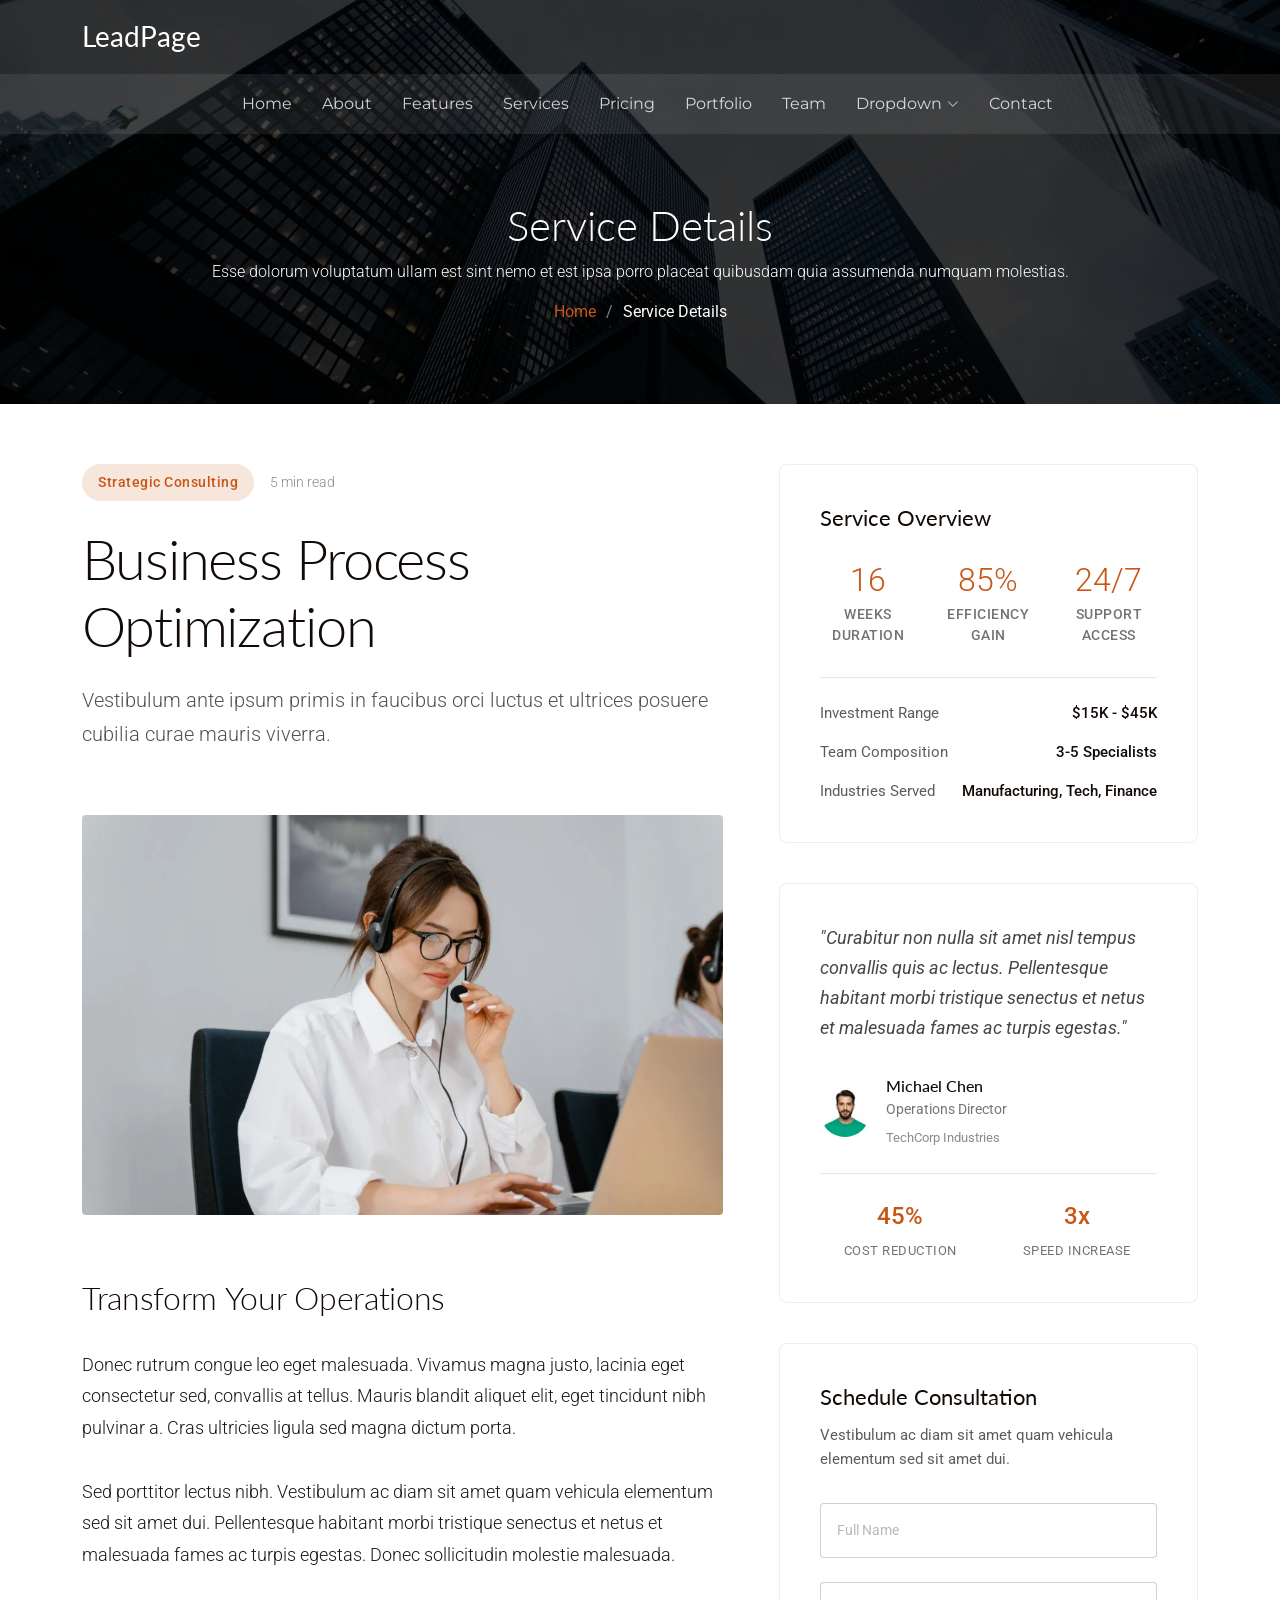
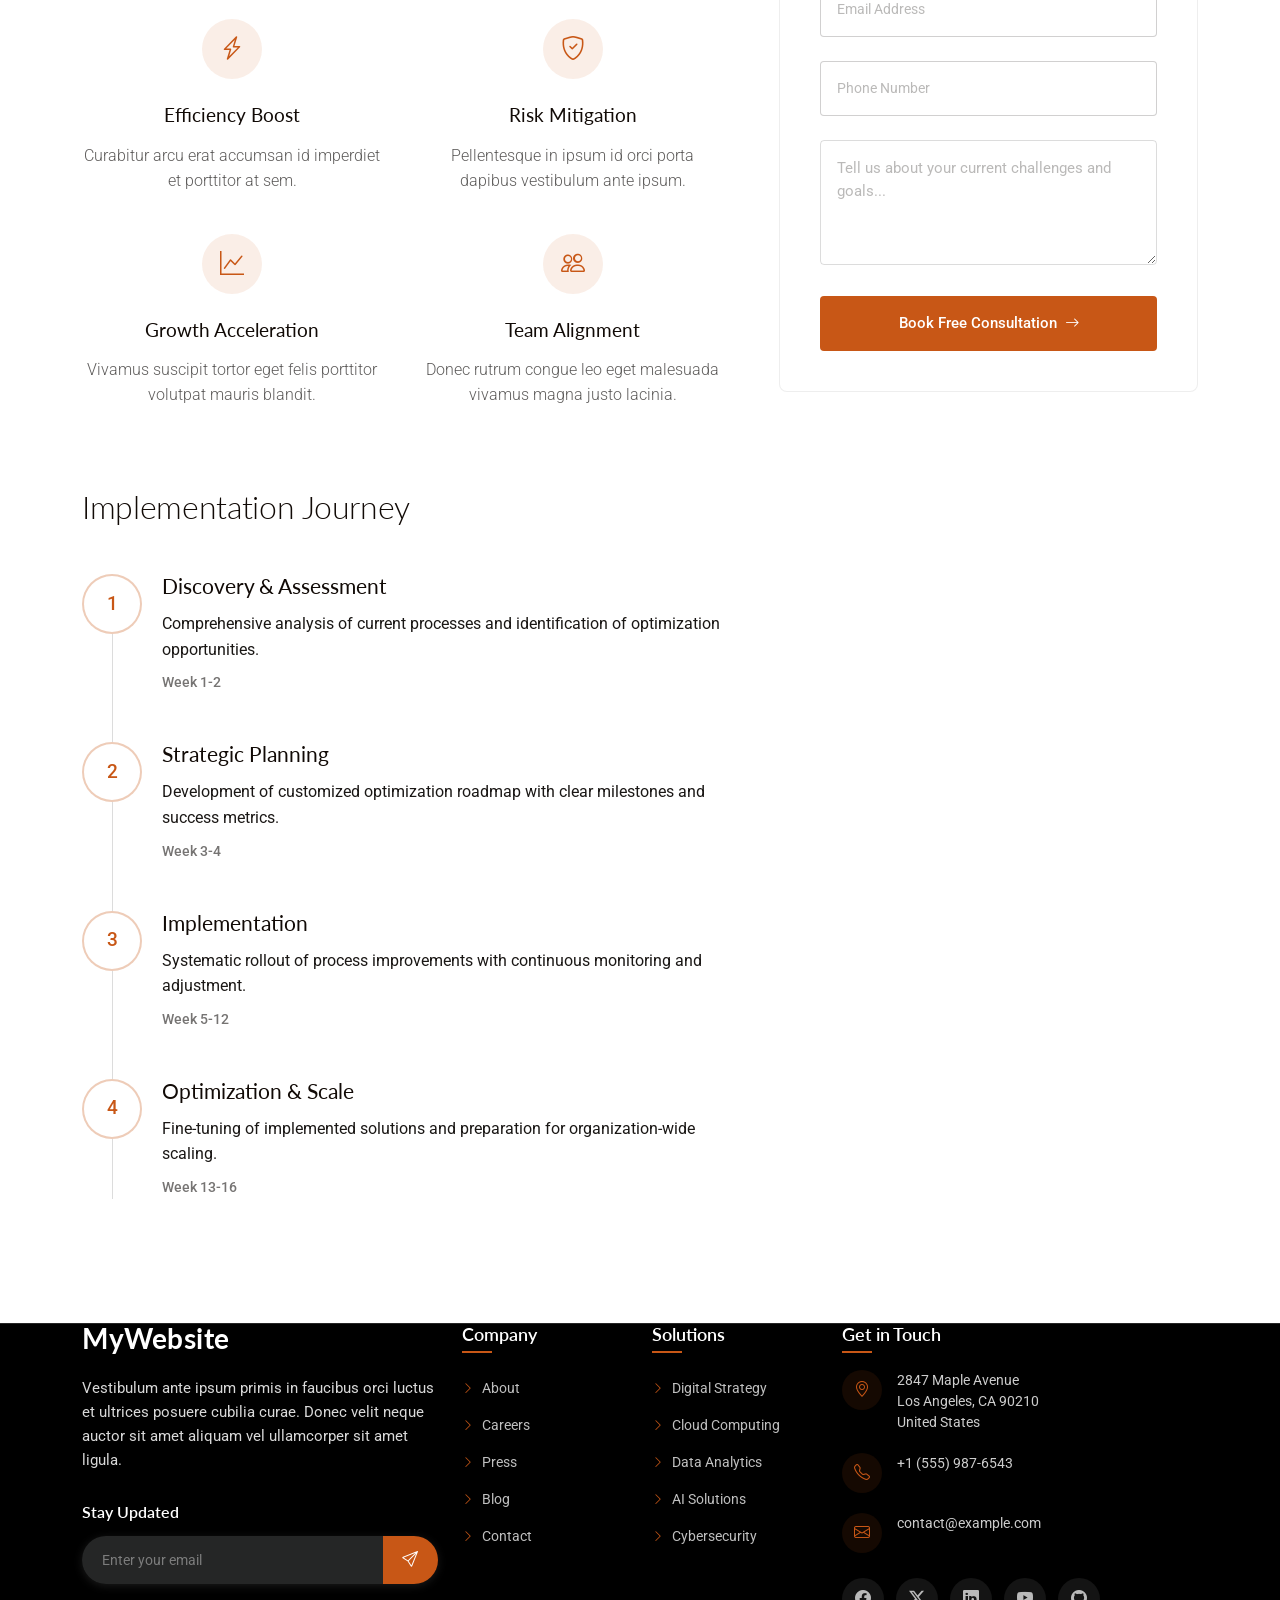
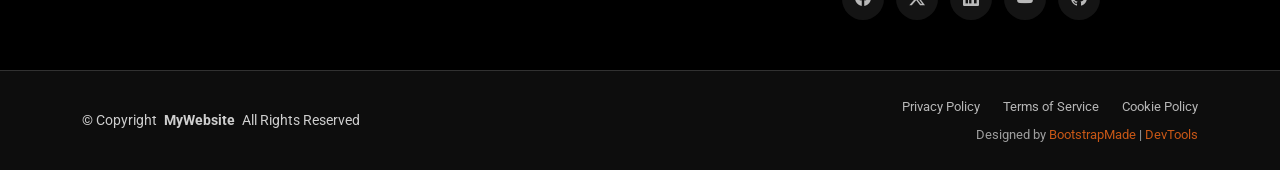
<file: service-details.html>
<!DOCTYPE html>
<html lang="en">

<head>
  <meta charset="utf-8">
  <meta content="width=device-width, initial-scale=1.0" name="viewport">
  <title>Service Details - LeadPage Bootstrap Template</title>
  <meta name="description" content="">
  <meta name="keywords" content="">

  <!-- Favicons -->
  <link href="assets/img/favicon.png" rel="icon">
  <link href="assets/img/apple-touch-icon.png" rel="apple-touch-icon">

  <!-- Fonts -->
  <link href="https://fonts.googleapis.com" rel="preconnect">
  <link href="https://fonts.gstatic.com" rel="preconnect" crossorigin>
  <link
    href="https://fonts.googleapis.com/css2?family=Roboto:ital,wght@0,100;0,300;0,400;0,500;0,700;0,900;1,100;1,300;1,400;1,500;1,700;1,900&family=Montserrat:ital,wght@0,100;0,200;0,300;0,400;0,500;0,600;0,700;0,800;0,900;1,100;1,200;1,300;1,400;1,500;1,600;1,700;1,800;1,900&family=Lato:ital,wght@0,100;0,300;0,400;0,700;0,900;1,100;1,300;1,400;1,700;1,900&display=swap"
    rel="stylesheet">

  <!-- Vendor CSS Files -->
  <link href="assets/vendor/bootstrap/css/bootstrap.min.css" rel="stylesheet">
  <link href="assets/vendor/bootstrap-icons/bootstrap-icons.css" rel="stylesheet">
  <link href="assets/vendor/aos/aos.css" rel="stylesheet">
  <link href="assets/vendor/swiper/swiper-bundle.min.css" rel="stylesheet">
  <link href="assets/vendor/glightbox/css/glightbox.min.css" rel="stylesheet">

  <!-- Main CSS File -->
  <link href="assets/css/main.css" rel="stylesheet">

  <!-- =======================================================
  * Template Name: LeadPage
  * Template URL: https://bootstrapmade.com/leadpage-bootstrap-landing-page-template/
  * Updated: Aug 12 2025 with Bootstrap v5.3.7
  * Author: BootstrapMade.com
  * License: https://bootstrapmade.com/license/
  ======================================================== -->
</head>

<body class="service-details-page">

  <header id="header" class="header fixed-top">
    <div class="container-fluid container-xl position-relative">

      <div class="top-row d-flex align-items-center justify-content-between">
        <a href="index.html" class="logo d-flex align-items-center">
          <!-- Uncomment the line below if you also wish to use an image logo -->
          <!-- <img src="assets/img/logo.webp" alt=""> -->
          <h1 class="sitename">LeadPage</h1>
        </a>

      </div>

    </div>

    <div class="nav-wrap">
      <div class="container d-flex justify-content-center position-relative">
        <nav id="navmenu" class="navmenu">
          <ul>
            <li><a href="#hero">Home</a></li>
            <li><a href="#about">About</a></li>
            <li><a href="#features">Features</a></li>
            <li><a href="#services">Services</a></li>
            <li><a href="#pricing">Pricing</a></li>
            <li><a href="#portfolio">Portfolio</a></li>
            <li><a href="#team">Team</a></li>
            <li class="dropdown"><a href="#"><span>Dropdown</span> <i
                  class="bi bi-chevron-down toggle-dropdown"></i></a>
              <ul>
                <li><a href="#">Dropdown 1</a></li>
                <li class="dropdown"><a href="#"><span>Deep Dropdown</span> <i
                      class="bi bi-chevron-down toggle-dropdown"></i></a>
                  <ul>
                    <li><a href="#">Deep Dropdown 1</a></li>
                    <li><a href="#">Deep Dropdown 2</a></li>
                    <li><a href="#">Deep Dropdown 3</a></li>
                    <li><a href="#">Deep Dropdown 4</a></li>
                    <li><a href="#">Deep Dropdown 5</a></li>
                  </ul>
                </li>
                <li><a href="#">Dropdown 2</a></li>
                <li><a href="#">Dropdown 3</a></li>
                <li><a href="#">Dropdown 4</a></li>
              </ul>
            </li>
            <li><a href="#contact">Contact</a></li>
          </ul>
          <i class="mobile-nav-toggle d-xl-none bi bi-list"></i>
        </nav>
      </div>
    </div>

  </header>

  <main class="main">

    <!-- Page Title -->
    <div class="page-title dark-background" data-aos="fade" style="background-image: url(assets/img/bg/bg-2.webp);">
      <div class="container position-relative">
        <h1>Service Details</h1>
        <p>Esse dolorum voluptatum ullam est sint nemo et est ipsa porro placeat quibusdam quia assumenda numquam
          molestias.</p>
        <nav class="breadcrumbs">
          <ol>
            <li><a href="index.html">Home</a></li>
            <li class="current">Service Details</li>
          </ol>
        </nav>
      </div>
    </div><!-- End Page Title -->

    <!-- Service Details Section -->
    <section id="service-details" class="service-details section">

      <div class="container" data-aos="fade-up" data-aos-delay="100">

        <div class="row">

          <!-- Main Content Area -->
          <div class="col-lg-7">

            <!-- Hero Service Introduction -->
            <div class="service-hero" data-aos="fade-up" data-aos-delay="100">
              <div class="service-meta">
                <span class="service-category">Strategic Consulting</span>
                <span class="reading-time">5 min read</span>
              </div>
              <h1>Business Process Optimization</h1>
              <p class="service-description">Vestibulum ante ipsum primis in faucibus orci luctus et ultrices posuere
                cubilia curae mauris viverra.</p>
            </div>

            <!-- Service Visual -->
            <div class="service-visual" data-aos="zoom-in" data-aos-delay="200">
              <img src="assets/img/services/services-7.webp" alt="Business Process Optimization" class="img-fluid">
            </div>

            <!-- Service Content -->
            <div class="service-narrative" data-aos="fade-up" data-aos-delay="300">
              <h3>Transform Your Operations</h3>
              <p>Donec rutrum congue leo eget malesuada. Vivamus magna justo, lacinia eget consectetur sed, convallis at
                tellus. Mauris blandit aliquet elit, eget tincidunt nibh pulvinar a. Cras ultricies ligula sed magna
                dictum porta.</p>

              <p>Sed porttitor lectus nibh. Vestibulum ac diam sit amet quam vehicula elementum sed sit amet dui.
                Pellentesque habitant morbi tristique senectus et netus et malesuada fames ac turpis egestas. Donec
                sollicitudin molestie malesuada.</p>

              <!-- Key Benefits Grid -->
              <div class="benefits-grid" data-aos="fade-up" data-aos-delay="400">
                <div class="benefit-card">
                  <div class="benefit-icon">
                    <i class="bi bi-lightning-charge"></i>
                  </div>
                  <h4>Efficiency Boost</h4>
                  <p>Curabitur arcu erat accumsan id imperdiet et porttitor at sem.</p>
                </div>

                <div class="benefit-card">
                  <div class="benefit-icon">
                    <i class="bi bi-shield-check"></i>
                  </div>
                  <h4>Risk Mitigation</h4>
                  <p>Pellentesque in ipsum id orci porta dapibus vestibulum ante ipsum.</p>
                </div>

                <div class="benefit-card">
                  <div class="benefit-icon">
                    <i class="bi bi-graph-up"></i>
                  </div>
                  <h4>Growth Acceleration</h4>
                  <p>Vivamus suscipit tortor eget felis porttitor volutpat mauris blandit.</p>
                </div>

                <div class="benefit-card">
                  <div class="benefit-icon">
                    <i class="bi bi-people"></i>
                  </div>
                  <h4>Team Alignment</h4>
                  <p>Donec rutrum congue leo eget malesuada vivamus magna justo lacinia.</p>
                </div>
              </div>

            </div>

            <!-- Implementation Timeline -->
            <div class="timeline-section" data-aos="fade-up" data-aos-delay="500">
              <h3>Implementation Journey</h3>
              <div class="timeline">
                <div class="timeline-item">
                  <div class="timeline-marker">
                    <span>1</span>
                  </div>
                  <div class="timeline-content">
                    <h4>Discovery &amp; Assessment</h4>
                    <p>Comprehensive analysis of current processes and identification of optimization opportunities.</p>
                    <small>Week 1-2</small>
                  </div>
                </div>

                <div class="timeline-item">
                  <div class="timeline-marker">
                    <span>2</span>
                  </div>
                  <div class="timeline-content">
                    <h4>Strategic Planning</h4>
                    <p>Development of customized optimization roadmap with clear milestones and success metrics.</p>
                    <small>Week 3-4</small>
                  </div>
                </div>

                <div class="timeline-item">
                  <div class="timeline-marker">
                    <span>3</span>
                  </div>
                  <div class="timeline-content">
                    <h4>Implementation</h4>
                    <p>Systematic rollout of process improvements with continuous monitoring and adjustment.</p>
                    <small>Week 5-12</small>
                  </div>
                </div>

                <div class="timeline-item">
                  <div class="timeline-marker">
                    <span>4</span>
                  </div>
                  <div class="timeline-content">
                    <h4>Optimization &amp; Scale</h4>
                    <p>Fine-tuning of implemented solutions and preparation for organization-wide scaling.</p>
                    <small>Week 13-16</small>
                  </div>
                </div>
              </div>
            </div>

          </div><!-- End Main Content -->

          <!-- Service Sidebar -->
          <div class="col-lg-5">
            <div class="service-sidebar" data-aos="fade-up" data-aos-delay="200">

              <!-- Service Overview Card -->
              <div class="overview-card">
                <div class="overview-header">
                  <h4>Service Overview</h4>
                </div>
                <div class="overview-stats">
                  <div class="stat-item">
                    <div class="stat-number">16</div>
                    <div class="stat-label">Weeks Duration</div>
                  </div>
                  <div class="stat-item">
                    <div class="stat-number">85%</div>
                    <div class="stat-label">Efficiency Gain</div>
                  </div>
                  <div class="stat-item">
                    <div class="stat-number">24/7</div>
                    <div class="stat-label">Support Access</div>
                  </div>
                </div>

                <div class="overview-details">
                  <div class="detail-row">
                    <span class="detail-label">Investment Range</span>
                    <span class="detail-value">$15K - $45K</span>
                  </div>
                  <div class="detail-row">
                    <span class="detail-label">Team Composition</span>
                    <span class="detail-value">3-5 Specialists</span>
                  </div>
                  <div class="detail-row">
                    <span class="detail-label">Industries Served</span>
                    <span class="detail-value">Manufacturing, Tech, Finance</span>
                  </div>
                </div>
              </div>

              <!-- Client Success Story -->
              <div class="success-story">
                <div class="story-quote">
                  <p>"Curabitur non nulla sit amet nisl tempus convallis quis ac lectus. Pellentesque habitant morbi
                    tristique senectus et netus et malesuada fames ac turpis egestas."</p>
                </div>
                <div class="story-author">
                  <img src="assets/img/person/person-m-8.webp" alt="Michael Chen" class="author-avatar">
                  <div class="author-details">
                    <h5>Michael Chen</h5>
                    <span>Operations Director</span>
                    <small>TechCorp Industries</small>
                  </div>
                </div>
                <div class="story-metrics">
                  <div class="metric">
                    <span class="metric-value">45%</span>
                    <span class="metric-label">Cost Reduction</span>
                  </div>
                  <div class="metric">
                    <span class="metric-value">3x</span>
                    <span class="metric-label">Speed Increase</span>
                  </div>
                </div>
              </div>

              <!-- Consultation Form -->
              <div class="consultation-form">
                <div class="form-header">
                  <h4>Schedule Consultation</h4>
                  <p>Vestibulum ac diam sit amet quam vehicula elementum sed sit amet dui.</p>
                </div>

                <form action="forms/consultation.php" method="post" class="php-email-form">
                  <div class="form-group">
                    <input type="text" name="name" class="form-input" placeholder="Full Name" required="">
                  </div>

                  <div class="form-group">
                    <input type="email" name="email" class="form-input" placeholder="Email Address" required="">
                  </div>

                  <div class="form-group">
                    <input type="tel" name="phone" class="form-input" placeholder="Phone Number">
                  </div>

                  <input type="hidden" name="subject" value="Business Process Optimization Consultation">

                  <div class="form-group">
                    <textarea name="message" class="form-input" rows="4"
                      placeholder="Tell us about your current challenges and goals..." required=""></textarea>
                  </div>

                  <div class="loading">Loading</div>
                  <div class="error-message"></div>
                  <div class="sent-message">Your consultation request has been sent. Thank you!</div>

                  <button type="submit" class="btn-consultation">
                    <span>Book Free Consultation</span>
                    <i class="bi bi-arrow-right"></i>
                  </button>
                </form>
              </div>

            </div>
          </div><!-- End Sidebar -->

        </div>

      </div>

    </section><!-- /Service Details Section -->

  </main>

  <footer id="footer" class="footer dark-background">

    <div class="container">
      <div class="row gy-5">

        <div class="col-lg-4">
          <div class="footer-content">
            <a href="index.html" class="logo d-flex align-items-center mb-4">
              <span class="sitename">MyWebsite</span>
            </a>
            <p class="mb-4">Vestibulum ante ipsum primis in faucibus orci luctus et ultrices posuere cubilia curae.
              Donec velit neque auctor sit amet aliquam vel ullamcorper sit amet ligula.</p>

            <div class="newsletter-form">
              <h5>Stay Updated</h5>
              <form action="forms/newsletter.php" method="post" class="php-email-form">
                <div class="input-group">
                  <input type="email" name="email" class="form-control" placeholder="Enter your email" required="">
                  <button type="submit" class="btn-subscribe">
                    <i class="bi bi-send"></i>
                  </button>
                </div>
                <div class="loading">Loading</div>
                <div class="error-message"></div>
                <div class="sent-message">Thank you for subscribing!</div>
              </form>
            </div>
          </div>
        </div>

        <div class="col-lg-2 col-6">
          <div class="footer-links">
            <h4>Company</h4>
            <ul>
              <li><a href="#"><i class="bi bi-chevron-right"></i> About</a></li>
              <li><a href="#"><i class="bi bi-chevron-right"></i> Careers</a></li>
              <li><a href="#"><i class="bi bi-chevron-right"></i> Press</a></li>
              <li><a href="#"><i class="bi bi-chevron-right"></i> Blog</a></li>
              <li><a href="#"><i class="bi bi-chevron-right"></i> Contact</a></li>
            </ul>
          </div>
        </div>

        <div class="col-lg-2 col-6">
          <div class="footer-links">
            <h4>Solutions</h4>
            <ul>
              <li><a href="#"><i class="bi bi-chevron-right"></i> Digital Strategy</a></li>
              <li><a href="#"><i class="bi bi-chevron-right"></i> Cloud Computing</a></li>
              <li><a href="#"><i class="bi bi-chevron-right"></i> Data Analytics</a></li>
              <li><a href="#"><i class="bi bi-chevron-right"></i> AI Solutions</a></li>
              <li><a href="#"><i class="bi bi-chevron-right"></i> Cybersecurity</a></li>
            </ul>
          </div>
        </div>

        <div class="col-lg-4">
          <div class="footer-contact">
            <h4>Get in Touch</h4>
            <div class="contact-item">
              <div class="contact-icon">
                <i class="bi bi-geo-alt"></i>
              </div>
              <div class="contact-info">
                <p>2847 Maple Avenue<br>Los Angeles, CA 90210<br>United States</p>
              </div>
            </div>

            <div class="contact-item">
              <div class="contact-icon">
                <i class="bi bi-telephone"></i>
              </div>
              <div class="contact-info">
                <p>+1 (555) 987-6543</p>
              </div>
            </div>

            <div class="contact-item">
              <div class="contact-icon">
                <i class="bi bi-envelope"></i>
              </div>
              <div class="contact-info">
                <p>contact@example.com</p>
              </div>
            </div>

            <div class="social-links">
              <a href="#"><i class="bi bi-facebook"></i></a>
              <a href="#"><i class="bi bi-twitter-x"></i></a>
              <a href="#"><i class="bi bi-linkedin"></i></a>
              <a href="#"><i class="bi bi-youtube"></i></a>
              <a href="#"><i class="bi bi-github"></i></a>
            </div>
          </div>
        </div>

      </div>
    </div>

    <div class="footer-bottom">
      <div class="container">
        <div class="row align-items-center">
          <div class="col-lg-6">
            <div class="copyright">
              <p>© <span>Copyright</span> <strong class="px-1 sitename">MyWebsite</strong> <span>All Rights
                  Reserved</span></p>
            </div>
          </div>
          <div class="col-lg-6">
            <div class="footer-bottom-links">
              <a href="#">Privacy Policy</a>
              <a href="#">Terms of Service</a>
              <a href="#">Cookie Policy</a>
            </div>
            <div class="credits">
              <!-- All the links in the footer should remain intact. -->
              <!-- You can delete the links only if you've purchased the pro version. -->
              <!-- Licensing information: https://bootstrapmade.com/license/ -->
              <!-- Purchase the pro version with working PHP/AJAX contact form: [buy-url] -->
              Designed by <a href="https://bootstrapmade.com/">BootstrapMade</a> | <a
                href="https://bootstrapmade.com/tools/">DevTools</a>
            </div>
          </div>
        </div>
      </div>
    </div>

  </footer>

  <!-- Scroll Top -->
  <a href="#" id="scroll-top" class="scroll-top d-flex align-items-center justify-content-center"><i
      class="bi bi-arrow-up-short"></i></a>

  <!-- Preloader -->
  <div id="preloader"></div>

  <!-- Vendor JS Files -->
  <script src="assets/vendor/bootstrap/js/bootstrap.bundle.min.js"></script>
  <script src="assets/vendor/php-email-form/validate.js"></script>
  <script src="assets/vendor/aos/aos.js"></script>
  <script src="assets/vendor/purecounter/purecounter_vanilla.js"></script>
  <script src="assets/vendor/swiper/swiper-bundle.min.js"></script>
  <script src="assets/vendor/imagesloaded/imagesloaded.pkgd.min.js"></script>
  <script src="assets/vendor/isotope-layout/isotope.pkgd.min.js"></script>
  <script src="assets/vendor/glightbox/js/glightbox.min.js"></script>

  <!-- Main JS File -->
  <script src="assets/js/main.js"></script>

</body>

</html>
</file>
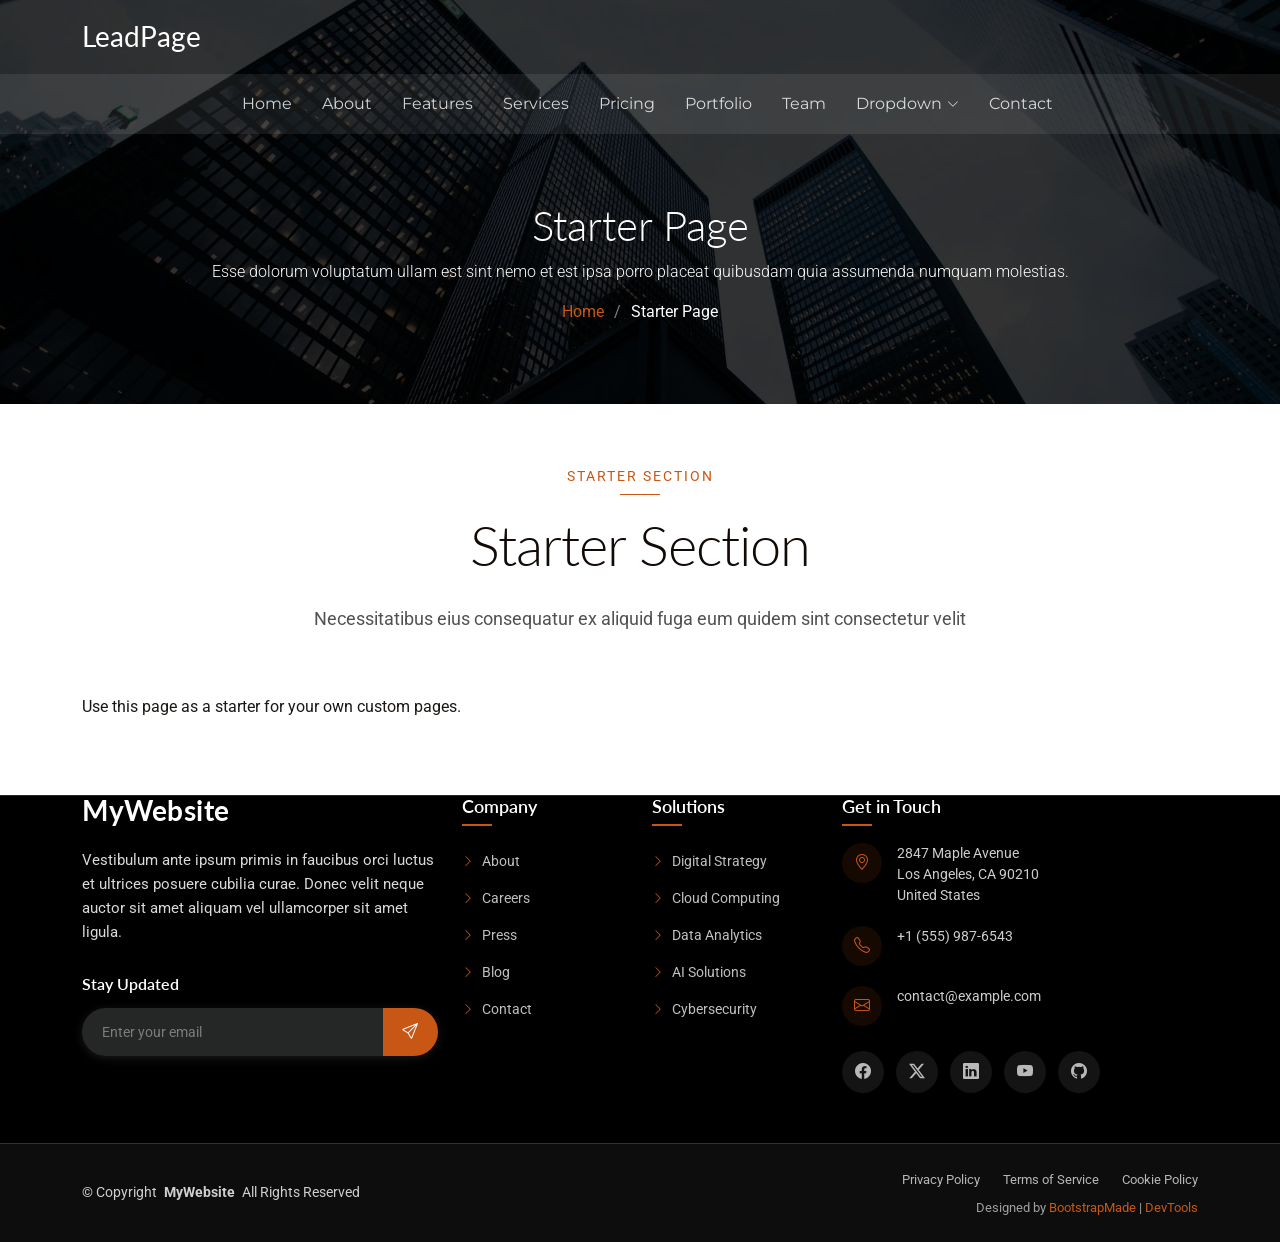
<file: starter-page.html>
<!DOCTYPE html>
<html lang="en">

<head>
  <meta charset="utf-8">
  <meta content="width=device-width, initial-scale=1.0" name="viewport">
  <title>Starter Page - LeadPage Bootstrap Template</title>
  <meta name="description" content="">
  <meta name="keywords" content="">

  <!-- Favicons -->
  <link href="assets/img/favicon.png" rel="icon">
  <link href="assets/img/apple-touch-icon.png" rel="apple-touch-icon">

  <!-- Fonts -->
  <link href="https://fonts.googleapis.com" rel="preconnect">
  <link href="https://fonts.gstatic.com" rel="preconnect" crossorigin>
  <link
    href="https://fonts.googleapis.com/css2?family=Roboto:ital,wght@0,100;0,300;0,400;0,500;0,700;0,900;1,100;1,300;1,400;1,500;1,700;1,900&family=Montserrat:ital,wght@0,100;0,200;0,300;0,400;0,500;0,600;0,700;0,800;0,900;1,100;1,200;1,300;1,400;1,500;1,600;1,700;1,800;1,900&family=Lato:ital,wght@0,100;0,300;0,400;0,700;0,900;1,100;1,300;1,400;1,700;1,900&display=swap"
    rel="stylesheet">

  <!-- Vendor CSS Files -->
  <link href="assets/vendor/bootstrap/css/bootstrap.min.css" rel="stylesheet">
  <link href="assets/vendor/bootstrap-icons/bootstrap-icons.css" rel="stylesheet">
  <link href="assets/vendor/aos/aos.css" rel="stylesheet">
  <link href="assets/vendor/swiper/swiper-bundle.min.css" rel="stylesheet">
  <link href="assets/vendor/glightbox/css/glightbox.min.css" rel="stylesheet">

  <!-- Main CSS File -->
  <link href="assets/css/main.css" rel="stylesheet">

  <!-- =======================================================
  * Template Name: LeadPage
  * Template URL: https://bootstrapmade.com/leadpage-bootstrap-landing-page-template/
  * Updated: Aug 12 2025 with Bootstrap v5.3.7
  * Author: BootstrapMade.com
  * License: https://bootstrapmade.com/license/
  ======================================================== -->
</head>

<body class="starter-page-page">

  <header id="header" class="header fixed-top">
    <div class="container-fluid container-xl position-relative">

      <div class="top-row d-flex align-items-center justify-content-between">
        <a href="index.html" class="logo d-flex align-items-center">
          <!-- Uncomment the line below if you also wish to use an image logo -->
          <!-- <img src="assets/img/logo.webp" alt=""> -->
          <h1 class="sitename">LeadPage</h1>
        </a>

      </div>

    </div>

    <div class="nav-wrap">
      <div class="container d-flex justify-content-center position-relative">
        <nav id="navmenu" class="navmenu">
          <ul>
            <li><a href="#hero">Home</a></li>
            <li><a href="#about">About</a></li>
            <li><a href="#features">Features</a></li>
            <li><a href="#services">Services</a></li>
            <li><a href="#pricing">Pricing</a></li>
            <li><a href="#portfolio">Portfolio</a></li>
            <li><a href="#team">Team</a></li>
            <li class="dropdown"><a href="#"><span>Dropdown</span> <i
                  class="bi bi-chevron-down toggle-dropdown"></i></a>
              <ul>
                <li><a href="#">Dropdown 1</a></li>
                <li class="dropdown"><a href="#"><span>Deep Dropdown</span> <i
                      class="bi bi-chevron-down toggle-dropdown"></i></a>
                  <ul>
                    <li><a href="#">Deep Dropdown 1</a></li>
                    <li><a href="#">Deep Dropdown 2</a></li>
                    <li><a href="#">Deep Dropdown 3</a></li>
                    <li><a href="#">Deep Dropdown 4</a></li>
                    <li><a href="#">Deep Dropdown 5</a></li>
                  </ul>
                </li>
                <li><a href="#">Dropdown 2</a></li>
                <li><a href="#">Dropdown 3</a></li>
                <li><a href="#">Dropdown 4</a></li>
              </ul>
            </li>
            <li><a href="#contact">Contact</a></li>
          </ul>
          <i class="mobile-nav-toggle d-xl-none bi bi-list"></i>
        </nav>
      </div>
    </div>

  </header>

  <main class="main">

    <!-- Page Title -->
    <div class="page-title dark-background" data-aos="fade" style="background-image: url(assets/img/bg/bg-2.webp);">
      <div class="container position-relative">
        <h1>Starter Page</h1>
        <p>Esse dolorum voluptatum ullam est sint nemo et est ipsa porro placeat quibusdam quia assumenda numquam
          molestias.</p>
        <nav class="breadcrumbs">
          <ol>
            <li><a href="index.html">Home</a></li>
            <li class="current">Starter Page</li>
          </ol>
        </nav>
      </div>
    </div><!-- End Page Title -->

    <!-- Starter Section Section -->
    <section id="starter-section" class="starter-section section">

      <!-- Section Title -->
      <div class="container section-title" data-aos="fade-up">
        <span class="subtitle">Starter Section</span>
        <h2>Starter Section</h2>
        <p>Necessitatibus eius consequatur ex aliquid fuga eum quidem sint consectetur velit</p>
      </div><!-- End Section Title -->

      <div class="container" data-aos="fade-up">
        <p>Use this page as a starter for your own custom pages.</p>
      </div>

    </section><!-- /Starter Section Section -->

  </main>

  <footer id="footer" class="footer dark-background">

    <div class="container">
      <div class="row gy-5">

        <div class="col-lg-4">
          <div class="footer-content">
            <a href="index.html" class="logo d-flex align-items-center mb-4">
              <span class="sitename">MyWebsite</span>
            </a>
            <p class="mb-4">Vestibulum ante ipsum primis in faucibus orci luctus et ultrices posuere cubilia curae.
              Donec velit neque auctor sit amet aliquam vel ullamcorper sit amet ligula.</p>

            <div class="newsletter-form">
              <h5>Stay Updated</h5>
              <form action="forms/newsletter.php" method="post" class="php-email-form">
                <div class="input-group">
                  <input type="email" name="email" class="form-control" placeholder="Enter your email" required="">
                  <button type="submit" class="btn-subscribe">
                    <i class="bi bi-send"></i>
                  </button>
                </div>
                <div class="loading">Loading</div>
                <div class="error-message"></div>
                <div class="sent-message">Thank you for subscribing!</div>
              </form>
            </div>
          </div>
        </div>

        <div class="col-lg-2 col-6">
          <div class="footer-links">
            <h4>Company</h4>
            <ul>
              <li><a href="#"><i class="bi bi-chevron-right"></i> About</a></li>
              <li><a href="#"><i class="bi bi-chevron-right"></i> Careers</a></li>
              <li><a href="#"><i class="bi bi-chevron-right"></i> Press</a></li>
              <li><a href="#"><i class="bi bi-chevron-right"></i> Blog</a></li>
              <li><a href="#"><i class="bi bi-chevron-right"></i> Contact</a></li>
            </ul>
          </div>
        </div>

        <div class="col-lg-2 col-6">
          <div class="footer-links">
            <h4>Solutions</h4>
            <ul>
              <li><a href="#"><i class="bi bi-chevron-right"></i> Digital Strategy</a></li>
              <li><a href="#"><i class="bi bi-chevron-right"></i> Cloud Computing</a></li>
              <li><a href="#"><i class="bi bi-chevron-right"></i> Data Analytics</a></li>
              <li><a href="#"><i class="bi bi-chevron-right"></i> AI Solutions</a></li>
              <li><a href="#"><i class="bi bi-chevron-right"></i> Cybersecurity</a></li>
            </ul>
          </div>
        </div>

        <div class="col-lg-4">
          <div class="footer-contact">
            <h4>Get in Touch</h4>
            <div class="contact-item">
              <div class="contact-icon">
                <i class="bi bi-geo-alt"></i>
              </div>
              <div class="contact-info">
                <p>2847 Maple Avenue<br>Los Angeles, CA 90210<br>United States</p>
              </div>
            </div>

            <div class="contact-item">
              <div class="contact-icon">
                <i class="bi bi-telephone"></i>
              </div>
              <div class="contact-info">
                <p>+1 (555) 987-6543</p>
              </div>
            </div>

            <div class="contact-item">
              <div class="contact-icon">
                <i class="bi bi-envelope"></i>
              </div>
              <div class="contact-info">
                <p>contact@example.com</p>
              </div>
            </div>

            <div class="social-links">
              <a href="#"><i class="bi bi-facebook"></i></a>
              <a href="#"><i class="bi bi-twitter-x"></i></a>
              <a href="#"><i class="bi bi-linkedin"></i></a>
              <a href="#"><i class="bi bi-youtube"></i></a>
              <a href="#"><i class="bi bi-github"></i></a>
            </div>
          </div>
        </div>

      </div>
    </div>

    <div class="footer-bottom">
      <div class="container">
        <div class="row align-items-center">
          <div class="col-lg-6">
            <div class="copyright">
              <p>© <span>Copyright</span> <strong class="px-1 sitename">MyWebsite</strong> <span>All Rights
                  Reserved</span></p>
            </div>
          </div>
          <div class="col-lg-6">
            <div class="footer-bottom-links">
              <a href="#">Privacy Policy</a>
              <a href="#">Terms of Service</a>
              <a href="#">Cookie Policy</a>
            </div>
            <div class="credits">
              <!-- All the links in the footer should remain intact. -->
              <!-- You can delete the links only if you've purchased the pro version. -->
              <!-- Licensing information: https://bootstrapmade.com/license/ -->
              <!-- Purchase the pro version with working PHP/AJAX contact form: [buy-url] -->
              Designed by <a href="https://bootstrapmade.com/">BootstrapMade</a> | <a
                href="https://bootstrapmade.com/tools/">DevTools</a>
            </div>
          </div>
        </div>
      </div>
    </div>

  </footer>

  <!-- Scroll Top -->
  <a href="#" id="scroll-top" class="scroll-top d-flex align-items-center justify-content-center"><i
      class="bi bi-arrow-up-short"></i></a>

  <!-- Preloader -->
  <div id="preloader"></div>

  <!-- Vendor JS Files -->
  <script src="assets/vendor/bootstrap/js/bootstrap.bundle.min.js"></script>
  <script src="assets/vendor/php-email-form/validate.js"></script>
  <script src="assets/vendor/aos/aos.js"></script>
  <script src="assets/vendor/purecounter/purecounter_vanilla.js"></script>
  <script src="assets/vendor/swiper/swiper-bundle.min.js"></script>
  <script src="assets/vendor/imagesloaded/imagesloaded.pkgd.min.js"></script>
  <script src="assets/vendor/isotope-layout/isotope.pkgd.min.js"></script>
  <script src="assets/vendor/glightbox/js/glightbox.min.js"></script>

  <!-- Main JS File -->
  <script src="assets/js/main.js"></script>

</body>

</html>
</file>
<file: assets/css/main.css>
/**
* Template Name: LeadPage
* Template URL: https://bootstrapmade.com/leadpage-bootstrap-landing-page-template/
* Updated: Aug 12 2025 with Bootstrap v5.3.7
* Author: BootstrapMade.com
* License: https://bootstrapmade.com/license/
*/

/*--------------------------------------------------------------
# Font & Color Variables
# Help: https://bootstrapmade.com/color-system/
--------------------------------------------------------------*/
/* Fonts */
:root {
  --default-font: "Roboto", system-ui, -apple-system, "Segoe UI", Roboto, "Helvetica Neue", Arial, "Noto Sans", "Liberation Sans", sans-serif, "Apple Color Emoji", "Segoe UI Emoji", "Segoe UI Symbol", "Noto Color Emoji";
  --heading-font: "Lato", sans-serif;
  --nav-font: "Montserrat", sans-serif;
}

/* Global Colors - The following color variables are used throughout the website. Updating them here will change the color scheme of the entire website */
:root {
  --background-color: #ffffff;
  /* Background color for the entire website, including individual sections */
  --default-color: #1a1715;
  /* Default color used for the majority of the text content across the entire website */
  --heading-color: #110a06;
  /* Color for headings, subheadings and title throughout the website */
  --accent-color: #c85716;
  /* Accent color that represents your brand on the website. It's used for buttons, links, and other elements that need to stand out */
  --surface-color: #ffffff;
  /* The surface color is used as a background of boxed elements within sections, such as cards, icon boxes, or other elements that require a visual separation from the global background. */
  --contrast-color: #ffffff;
  /* Contrast color for text, ensuring readability against backgrounds of accent, heading, or default colors. */
}

/* Nav Menu Colors - The following color variables are used specifically for the navigation menu. They are separate from the global colors to allow for more customization options */
:root {
  --nav-color: rgba(255, 255, 255, 0.8);
  /* The default color of the main navmenu links */
  --nav-hover-color: #c85716;
  /* Applied to main navmenu links when they are hovered over or active */
  --nav-mobile-background-color: #ffffff;
  /* Used as the background color for mobile navigation menu */
  --nav-dropdown-background-color: #ffffff;
  /* Used as the background color for dropdown items that appear when hovering over primary navigation items */
  --nav-dropdown-color: #1a1715;
  /* Used for navigation links of the dropdown items in the navigation menu. */
  --nav-dropdown-hover-color: #c85716;
  /* Similar to --nav-hover-color, this color is applied to dropdown navigation links when they are hovered over. */
}

/* Color Presets - These classes override global colors when applied to any section or element, providing reuse of the sam color scheme. */

.light-background {
  --background-color: #fffaf2;
  --surface-color: #ffffff;
}

.dark-background {
  --background-color: #000000;
  --default-color: #ffffff;
  --heading-color: #ffffff;
  --surface-color: #252626;
  --contrast-color: #ffffff;
}

/* Smooth scroll */
:root {
  scroll-behavior: smooth;
}

/*--------------------------------------------------------------
# General Styling & Shared Classes
--------------------------------------------------------------*/
body {
  color: var(--default-color);
  background-color: var(--background-color);
  font-family: var(--default-font);
}

a {
  color: var(--accent-color);
  text-decoration: none;
  transition: 0.3s;
}

a:hover {
  color: color-mix(in srgb, var(--accent-color), transparent 25%);
  text-decoration: none;
}

h1,
h2,
h3,
h4,
h5,
h6 {
  color: var(--heading-color);
  font-family: var(--heading-font);
}

/* PHP Email Form Messages
------------------------------*/
.php-email-form .error-message {
  display: none;
  background: #df1529;
  color: #ffffff;
  text-align: left;
  padding: 15px;
  margin-bottom: 24px;
  font-weight: 600;
}

.php-email-form .sent-message {
  display: none;
  color: #ffffff;
  background: #059652;
  text-align: center;
  padding: 15px;
  margin-bottom: 24px;
  font-weight: 600;
}

.php-email-form .loading {
  display: none;
  background: var(--surface-color);
  text-align: center;
  padding: 15px;
  margin-bottom: 24px;
}

.php-email-form .loading:before {
  content: "";
  display: inline-block;
  border-radius: 50%;
  width: 24px;
  height: 24px;
  margin: 0 10px -6px 0;
  border: 3px solid var(--accent-color);
  border-top-color: var(--surface-color);
  animation: php-email-form-loading 1s linear infinite;
}

@keyframes php-email-form-loading {
  0% {
    transform: rotate(0deg);
  }

  100% {
    transform: rotate(360deg);
  }
}

/*--------------------------------------------------------------
# Global Header
--------------------------------------------------------------*/
.header {
  --background-color: rgba(255, 255, 255, 0);
  --default-color: #ffffff;
  --heading-color: #ffffff;
  color: var(--default-color);
  background-color: var(--background-color);
  transition: all 0.5s;
  z-index: 997;
  padding: 20px 0 0 0;
}

.header .top-row {
  padding-bottom: 10px;
}

.header .top-row .logo {
  text-decoration: none;
}

.header .top-row .logo img {
  max-height: 40px;
  margin-right: 10px;
}

.header .top-row .logo .sitename {
  font-size: 28px;
  font-weight: 400;
  color: var(--heading-color);
  font-family: var(--heading-font);
  margin: 0;
}

.header .social-links a {
  color: var(--heading-color);
  padding: 0 8px;
  display: inline-block;
  font-size: 18px;
  transition: 0.3s;
}

.header .social-links a:hover {
  color: var(--accent-color);
}

@media (max-width: 1200px) {
  .header .social-links {
    padding-right: 40px;
  }
}

@media (max-width: 991px) {
  .header .top-row {
    flex-wrap: wrap;
    justify-content: space-between;
    gap: 10px;
    padding-bottom: 8px;
  }

  .header .top-row .logo {
    flex: 1 1 auto;
  }

  .header .social-links,
  .header .top-row .btn.header-btn,
  .header .header-btn {
    display: none !important;
  }

  .header .top-row .logo img {
    max-height: 36px;
  }
}

.header .nav-wrap {
  background-color: color-mix(in srgb, var(--default-color), transparent 92%);
  margin-top: 10px;
  display: flex;
  justify-content: center;
}

.header .mobile-nav-toggle {
  position: fixed;
  top: 20px;
  right: 5px;
}

/* Global Header on Scroll
------------------------------*/
.scrolled .header {
  --background-color: #1a1715;
}

/*--------------------------------------------------------------
# Navigation Menu
--------------------------------------------------------------*/
/* Navmenu - Desktop */
@media (min-width: 1200px) {
  .navmenu {
    padding: 0;
  }

  .navmenu ul {
    margin: 0;
    padding: 0;
    display: flex;
    list-style: none;
    align-items: center;
  }

  .navmenu li {
    position: relative;
  }

  .navmenu a,
  .navmenu a:focus {
    color: var(--nav-color);
    padding: 18px 15px;
    font-size: 16px;
    font-family: var(--nav-font);
    font-weight: 400;
    display: flex;
    align-items: center;
    justify-content: space-between;
    white-space: nowrap;
    transition: 0.3s;
  }

  .navmenu a i,
  .navmenu a:focus i {
    font-size: 12px;
    line-height: 0;
    margin-left: 5px;
    transition: 0.3s;
  }

  .navmenu li:last-child a {
    padding-right: 0;
  }

  .navmenu li:hover>a,
  .navmenu .active,
  .navmenu .active:focus {
    color: var(--nav-hover-color);
  }

  .navmenu .dropdown ul {
    margin: 0;
    padding: 10px 0;
    background: var(--nav-dropdown-background-color);
    display: block;
    position: absolute;
    visibility: hidden;
    left: 14px;
    top: 130%;
    opacity: 0;
    transition: 0.3s;
    border-radius: 4px;
    z-index: 99;
    box-shadow: 0px 0px 30px rgba(0, 0, 0, 0.1);
  }

  .navmenu .dropdown ul li {
    min-width: 200px;
  }

  .navmenu .dropdown ul a {
    padding: 10px 20px;
    font-size: 15px;
    text-transform: none;
    color: var(--nav-dropdown-color);
  }

  .navmenu .dropdown ul a i {
    font-size: 12px;
  }

  .navmenu .dropdown ul a:hover,
  .navmenu .dropdown ul .active:hover,
  .navmenu .dropdown ul li:hover>a {
    color: var(--nav-dropdown-hover-color);
  }

  .navmenu .dropdown:hover>ul {
    opacity: 1;
    top: 100%;
    visibility: visible;
  }

  .navmenu .dropdown .dropdown ul {
    top: 0;
    left: -90%;
    visibility: hidden;
  }

  .navmenu .dropdown .dropdown:hover>ul {
    opacity: 1;
    top: 0;
    left: -100%;
    visibility: visible;
  }
}

/* Navmenu - Mobile */
@media (max-width: 1199px) {
  .mobile-nav-toggle {
    color: var(--nav-color);
    font-size: 28px;
    line-height: 0;
    margin-right: 10px;
    cursor: pointer;
    transition: color 0.3s;
  }

  .navmenu {
    padding: 0;
    z-index: 9997;
  }

  .navmenu ul {
    display: none;
    list-style: none;
    position: absolute;
    inset: 60px 20px 20px 20px;
    padding: 10px 0;
    margin: 0;
    border-radius: 6px;
    background-color: var(--nav-mobile-background-color);
    overflow-y: auto;
    transition: 0.3s;
    z-index: 9998;
    box-shadow: 0px 0px 30px rgba(0, 0, 0, 0.1);
  }

  .navmenu a,
  .navmenu a:focus {
    color: var(--nav-dropdown-color);
    padding: 10px 20px;
    font-family: var(--nav-font);
    font-size: 17px;
    font-weight: 500;
    display: flex;
    align-items: center;
    justify-content: space-between;
    white-space: nowrap;
    transition: 0.3s;
  }

  .navmenu a i,
  .navmenu a:focus i {
    font-size: 12px;
    line-height: 0;
    margin-left: 5px;
    width: 30px;
    height: 30px;
    display: flex;
    align-items: center;
    justify-content: center;
    border-radius: 50%;
    transition: 0.3s;
    background-color: color-mix(in srgb, var(--accent-color), transparent 90%);
  }

  .navmenu a i:hover,
  .navmenu a:focus i:hover {
    background-color: var(--accent-color);
    color: var(--contrast-color);
  }

  .navmenu a:hover,
  .navmenu .active,
  .navmenu .active:focus {
    color: var(--nav-dropdown-hover-color);
  }

  .navmenu .active i,
  .navmenu .active:focus i {
    background-color: var(--accent-color);
    color: var(--contrast-color);
    transform: rotate(180deg);
  }

  .navmenu .dropdown ul {
    position: static;
    display: none;
    z-index: 99;
    padding: 10px 0;
    margin: 10px 20px;
    background-color: var(--nav-dropdown-background-color);
    border: 1px solid color-mix(in srgb, var(--default-color), transparent 90%);
    box-shadow: none;
    transition: all 0.5s ease-in-out;
  }

  .navmenu .dropdown ul ul {
    background-color: rgba(33, 37, 41, 0.1);
  }

  .navmenu .dropdown>.dropdown-active {
    display: block;
    background-color: rgba(33, 37, 41, 0.03);
  }

  .mobile-nav-active {
    overflow: hidden;
  }

  .mobile-nav-active .mobile-nav-toggle {
    color: #fff;
    position: absolute;
    font-size: 32px;
    top: 15px;
    right: 15px;
    margin-right: 0;
    z-index: 9999;
  }

  .mobile-nav-active .navmenu {
    position: fixed;
    overflow: hidden;
    inset: 0;
    background: rgba(33, 37, 41, 0.8);
    transition: 0.3s;
  }

  .mobile-nav-active .navmenu>ul {
    display: block;
  }
}

/*--------------------------------------------------------------
# Global Footer
--------------------------------------------------------------*/
.footer {
  color: var(--default-color);
  background: var(--background-color);
  font-size: 14px;
  /* padding: 40px 0 0; */
  position: relative;
  border-top: 1px solid color-mix(in srgb, var(--default-color), transparent 85%);
}

.footer .footer-content .logo {
  line-height: 1;
}

.footer .footer-content .logo span {
  color: var(--heading-color);
  font-size: 28px;
  font-weight: 700;
  letter-spacing: 0.5px;
  font-family: var(--heading-font);
}

.footer .footer-content p {
  font-size: 15px;
  line-height: 1.6;
  color: color-mix(in srgb, var(--default-color), transparent 15%);
}

.footer .newsletter-form {
  margin-top: 30px;
}

.footer .newsletter-form h5 {
  color: var(--heading-color);
  font-size: 16px;
  font-weight: 600;
  margin-bottom: 15px;
  font-family: var(--heading-font);
}

.footer .newsletter-form .input-group {
  position: relative;
  display: flex;
  border-radius: 50px;
  overflow: hidden;
  box-shadow: 0 2px 10px color-mix(in srgb, var(--default-color), transparent 90%);
}

.footer .newsletter-form input[type=email] {
  flex: 1;
  padding: 12px 20px;
  border: none;
  background-color: var(--surface-color);
  color: var(--default-color);
  font-size: 14px;
}

.footer .newsletter-form input[type=email]:focus {
  outline: none;
  box-shadow: none;
}

.footer .newsletter-form input[type=email]::placeholder {
  color: color-mix(in srgb, var(--default-color), transparent 60%);
}

.footer .newsletter-form .btn-subscribe {
  background-color: var(--accent-color);
  color: var(--contrast-color);
  border: none;
  padding: 12px 20px;
  cursor: pointer;
  transition: 0.3s;
}

.footer .newsletter-form .btn-subscribe:hover {
  background-color: color-mix(in srgb, var(--accent-color), black 10%);
}

.footer .newsletter-form .btn-subscribe i {
  font-size: 16px;
}

.footer .newsletter-form .loading,
.footer .newsletter-form .error-message,
.footer .newsletter-form .sent-message {
  font-size: 13px;
  margin-top: 8px;
}

.footer h4 {
  color: var(--heading-color);
  font-size: 18px;
  font-weight: 600;
  margin-bottom: 25px;
  position: relative;
  font-family: var(--heading-font);
}

.footer h4:after {
  content: "";
  position: absolute;
  left: 0;
  bottom: -8px;
  width: 30px;
  height: 2px;
  background-color: var(--accent-color);
}

.footer .footer-links ul {
  list-style: none;
  padding: 0;
  margin: 0;
}

.footer .footer-links ul li {
  padding: 8px 0;
  display: flex;
  align-items: center;
  transition: 0.3s;
}

.footer .footer-links ul li:hover {
  transform: translateX(5px);
}

.footer .footer-links ul a {
  color: color-mix(in srgb, var(--default-color), transparent 25%);
  text-decoration: none;
  display: flex;
  align-items: center;
  font-size: 14px;
  transition: 0.3s;
}

.footer .footer-links ul a:hover {
  color: var(--accent-color);
}

.footer .footer-links ul a i {
  margin-right: 8px;
  font-size: 12px;
  color: var(--accent-color);
}

.footer .footer-contact .contact-item {
  display: flex;
  align-items: flex-start;
  margin-bottom: 20px;
}

.footer .footer-contact .contact-item .contact-icon {
  width: 40px;
  height: 40px;
  background-color: color-mix(in srgb, var(--accent-color), transparent 90%);
  border-radius: 50%;
  display: flex;
  align-items: center;
  justify-content: center;
  margin-right: 15px;
  flex-shrink: 0;
}

.footer .footer-contact .contact-item .contact-icon i {
  color: var(--accent-color);
  font-size: 16px;
}

.footer .footer-contact .contact-item .contact-info p {
  margin: 0;
  color: color-mix(in srgb, var(--default-color), transparent 20%);
  font-size: 14px;
  line-height: 1.5;
}

.footer .social-links {
  display: flex;
  gap: 12px;
  margin-top: 25px;
}

.footer .social-links a {
  width: 42px;
  height: 42px;
  background-color: color-mix(in srgb, var(--default-color), transparent 92%);
  color: color-mix(in srgb, var(--default-color), transparent 30%);
  display: flex;
  align-items: center;
  justify-content: center;
  border-radius: 50%;
  transition: 0.3s;
  text-decoration: none;
}

.footer .social-links a:hover {
  background-color: var(--accent-color);
  color: var(--contrast-color);
  transform: translateY(-3px);
}

.footer .social-links a i {
  font-size: 16px;
}

.footer .footer-bottom {
  margin-top: 50px;
  padding: 25px 0;
  background-color: color-mix(in srgb, var(--default-color), transparent 95%);
  border-top: 1px solid color-mix(in srgb, var(--default-color), transparent 85%);
}

.footer .footer-bottom .copyright p {
  margin: 0;
  font-size: 14px;
  color: color-mix(in srgb, var(--default-color), transparent 20%);
}

@media (max-width: 991px) {
  .footer .footer-bottom .copyright p {
    text-align: center;
    margin-bottom: 15px;
  }
}

.footer .footer-bottom .footer-bottom-links {
  text-align: right;
  margin-bottom: 8px;
}

@media (max-width: 991px) {
  .footer .footer-bottom .footer-bottom-links {
    text-align: center;
    margin-bottom: 10px;
  }
}

.footer .footer-bottom .footer-bottom-links a {
  color: color-mix(in srgb, var(--default-color), transparent 30%);
  font-size: 13px;
  margin-left: 20px;
  text-decoration: none;
}

.footer .footer-bottom .footer-bottom-links a:first-child {
  margin-left: 0;
}

.footer .footer-bottom .footer-bottom-links a:hover {
  color: var(--accent-color);
}

@media (max-width: 991px) {
  .footer .footer-bottom .footer-bottom-links a {
    margin: 0 10px;
  }
}

.footer .footer-bottom .credits {
  text-align: right;
  font-size: 13px;
  color: color-mix(in srgb, var(--default-color), transparent 40%);
}

@media (max-width: 991px) {
  .footer .footer-bottom .credits {
    text-align: center;
  }
}

.footer .footer-bottom .credits a {
  color: var(--accent-color);
  text-decoration: none;
}

.footer .footer-bottom .credits a:hover {
  text-decoration: underline;
}

@media (max-width: 768px) {
  .footer {
    padding: 60px 0 0;
  }

  .footer .footer-content {
    text-align: center;
    margin-bottom: 40px;
  }

  .footer .footer-links,
  .footer .footer-contact {
    margin-bottom: 40px;
  }
}

input[type=text],
input[type=email],
textarea {
  color: var(--default-color);
  background-color: var(--surface-color);
  font-size: 14px;
  border-color: color-mix(in srgb, var(--default-color), transparent 80%);
}

input[type=text]:focus,
input[type=email]:focus,
textarea:focus {
  border-color: var(--accent-color);
}

input[type=text]::placeholder,
input[type=email]::placeholder,
textarea::placeholder {
  color: color-mix(in srgb, var(--default-color), transparent 70%);
}

/*--------------------------------------------------------------
# Preloader
--------------------------------------------------------------*/
#preloader {
  position: fixed;
  inset: 0;
  z-index: 999999;
  overflow: hidden;
  background: var(--background-color);
  transition: all 0.6s ease-out;
}

#preloader:before {
  content: "";
  position: fixed;
  top: calc(50% - 30px);
  left: calc(50% - 30px);
  border: 6px solid #ffffff;
  border-color: var(--accent-color) transparent var(--accent-color) transparent;
  border-radius: 50%;
  width: 60px;
  height: 60px;
  animation: animate-preloader 1.5s linear infinite;
}

@keyframes animate-preloader {
  0% {
    transform: rotate(0deg);
  }

  100% {
    transform: rotate(360deg);
  }
}

/*--------------------------------------------------------------
# Scroll Top Button
--------------------------------------------------------------*/
.scroll-top {
  position: fixed;
  visibility: hidden;
  opacity: 0;
  right: 15px;
  bottom: 15px;
  z-index: 99999;
  background-color: var(--accent-color);
  width: 40px;
  height: 40px;
  border-radius: 4px;
  transition: all 0.4s;
}

.scroll-top i {
  font-size: 24px;
  color: var(--contrast-color);
  line-height: 0;
}

.scroll-top:hover {
  background-color: color-mix(in srgb, var(--accent-color), transparent 20%);
  color: var(--contrast-color);
}

.scroll-top.active {
  visibility: visible;
  opacity: 1;
}

/*--------------------------------------------------------------
# Disable aos animation delay on mobile devices
--------------------------------------------------------------*/
@media screen and (max-width: 768px) {
  [data-aos-delay] {
    transition-delay: 0 !important;
  }
}

/*--------------------------------------------------------------
# Global Page Titles & Breadcrumbs
--------------------------------------------------------------*/
.page-title {
  color: var(--default-color);
  background-color: var(--background-color);
  background-size: cover;
  background-position: center;
  background-repeat: no-repeat;
  padding: 200px 0 80px 0;
  text-align: center;
  position: relative;
}

.page-title:before {
  content: "";
  background-color: color-mix(in srgb, var(--background-color), transparent 20%);
  position: absolute;
  inset: 0;
}

.page-title h1 {
  font-size: 42px;
  font-weight: 300;
  margin-bottom: 10px;
}

.page-title p {
  font-weight: 300;
}

.page-title .breadcrumbs ol {
  display: flex;
  flex-wrap: wrap;
  list-style: none;
  justify-content: center;
  padding: 0;
  margin: 0;
  font-size: 16px;
  font-weight: 400;
}

.page-title .breadcrumbs ol li+li {
  padding-left: 10px;
}

.page-title .breadcrumbs ol li+li::before {
  content: "/";
  display: inline-block;
  padding-right: 10px;
  color: color-mix(in srgb, var(--default-color), transparent 50%);
}

/*--------------------------------------------------------------
# Global Sections
--------------------------------------------------------------*/
section,
.section {
  color: var(--default-color);
  background-color: var(--background-color);
  padding: 60px 0;
  scroll-margin-top: 133px;
  overflow: clip;
}

@media (max-width: 1199px) {

  section,
  .section {
    scroll-margin-top: 73px;
  }
}

/*--------------------------------------------------------------
# Global Section Titles
--------------------------------------------------------------*/
.section-title {
  text-align: center;
  padding-bottom: 60px;
  position: relative;
}

.section-title h2 {
  font-size: 3.5rem;
  font-weight: 300;
  line-height: 1.2;
  color: var(--heading-color);
  margin-bottom: 1.5rem;
  letter-spacing: -1px;
}

@media (max-width: 768px) {
  .section-title h2 {
    font-size: 2.5rem;
  }
}

.section-title .subtitle {
  display: inline-block;
  font-size: 0.875rem;
  font-weight: 400;
  color: var(--accent-color);
  text-transform: uppercase;
  letter-spacing: 2px;
  margin-bottom: 1.5rem;
  position: relative;
}

.section-title .subtitle::after {
  content: "";
  position: absolute;
  bottom: -8px;
  left: 50%;
  transform: translateX(-50%);
  width: 40px;
  height: 1px;
  background: var(--accent-color);
}

.section-title p {
  font-size: 1.125rem;
  line-height: 1.8;
  color: color-mix(in srgb, var(--default-color), transparent 25%);
  max-width: 900px;
  margin: 0 auto;
  text-wrap: balance;
}

.section-title.section-title--left {
  text-align: left;
  padding-bottom: 80px;
  max-width: 820px;
}

.section-title.section-title--left .subtitle {
  text-transform: none;
  font-size: 0.95rem;
  letter-spacing: 0.12em;
  color: var(--heading-color);
  margin-bottom: 1rem;
}

.section-title.section-title--left .subtitle::after {
  display: none;
}

.section-title.section-title--left h2 {
  font-size: 4rem;
  font-weight: 700;
  line-height: 1.05;
  letter-spacing: -0.04em;
  margin-bottom: 1.5rem;
}

.section-title.section-title--left h2 .accent-line {
  display: block;
  color: var(--accent-color);
  font-weight: 800;
}

.section-title.section-title--left p {
  margin: 0;
  max-width: 760px;
  font-size: 1.15rem;
  line-height: 1.9;
}

@media (max-width: 768px) {
  .section-title.section-title--left h2 {
    font-size: 2.8rem;
  }
}

/*--------------------------------------------------------------
# Hero Section
--------------------------------------------------------------*/
.hero {
  padding: 120px 0 60px 0;
  min-height: 100vh;
  position: relative;
  display: flex;
  align-items: center;
  overflow: hidden;
}

.hero .hero-content {
  width: 100%;
  position: relative;
  display: flex;
  align-items: center;
  z-index: 3;
}

.hero .hero-background {
  position: absolute;
  top: 0;
  left: 0;
  width: 100%;
  height: 100%;
  background: url("../bg2.jpg") center center / cover no-repeat;
  z-index: 1;
}

.hero .hero-background video {
  width: 100%;
  height: 100%;
  object-fit: cover;
}

.hero .video-overlay {
  position: absolute;
  top: 0;
  left: 0;
  width: 100%;
  height: 100%;
  background: color-mix(in srgb, var(--background-color), transparent 20%);
  z-index: 2;
}

.hero h1 {
  font-size: 3.5rem;
  font-weight: 700;
  margin-bottom: 1.5rem;
  line-height: 1.2;
}

@media (max-width: 768px) {
  .hero h1 {
    font-size: 2.5rem;
  }
}

@media (max-width: 576px) {
  .hero h1 {
    font-size: 2rem;
  }
}

.hero p {
  font-size: 1.25rem;
  margin-bottom: 2.5rem;
  color: color-mix(in srgb, var(--default-color), transparent 30%);
  line-height: 1.6;
}

@media (max-width: 768px) {
  .hero p {
    font-size: 1.1rem;
    margin-bottom: 2rem;
  }
}

.hero .hero-buttons {
  display: flex;
  gap: 1rem;
  justify-content: center;
  flex-wrap: wrap;
}

.hero .hero-buttons .btn {
  padding: 0.875rem 2rem;
  font-weight: 600;
  border-radius: 50px;
  transition: all 0.3s ease;
  text-decoration: none;
  border: 2px solid transparent;
  font-size: 1rem;
}

.hero .hero-buttons .btn.btn-primary {
  background-color: var(--accent-color);
  color: var(--contrast-color);
  border-color: var(--accent-color);
}

.hero .hero-buttons .btn.btn-primary:hover {
  background-color: color-mix(in srgb, var(--accent-color), black 15%);
  border-color: color-mix(in srgb, var(--accent-color), black 15%);
  transform: translateY(-2px);
}

.header .header-btn {
  padding: 0.75rem 1.5rem;
  font-weight: 600;
  border-radius: 50px;
  background-color: var(--accent-color);
  color: var(--contrast-color);
  border: 2px solid var(--accent-color);
  text-decoration: none;
  transition: all 0.3s ease;
  font-size: 0.95rem;
}

.header .header-btn:hover {
  background-color: color-mix(in srgb, var(--accent-color), black 15%);
  border-color: color-mix(in srgb, var(--accent-color), black 15%);
  transform: translateY(-2px);
}

.hero .hero-buttons .btn.btn-outline {
  background-color: transparent;
  color: color-mix(in srgb, var(--default-color), transparent 20%);
  border-color: color-mix(in srgb, var(--default-color), transparent 50%);
}

.hero .hero-buttons .btn.btn-outline:hover {
  transform: translateY(-2px);
  border-color: var(--accent-color);
  color: var(--accent-color);
}

@media (max-width: 576px) {
  .hero .hero-buttons .btn {
    padding: 0.75rem 1.5rem;
    font-size: 0.9rem;
  }
}

@media (max-width: 992px) {
  .hero {
    padding: 80px 0;
    min-height: 80vh;
  }

  .hero .hero-content {
    min-height: 80vh;
  }
}

/*--------------------------------------------------------------
# About Section
--------------------------------------------------------------*/
.about {
  padding-top: 60px;
  background-color: var(--background-color);
  padding-bottom: 20px;
}

.about .content h2 {
  font-family: var(--heading-font);
  font-size: 2.5rem;
  font-weight: 300;
  line-height: 1.3;
  color: var(--heading-color);
  margin-bottom: 2rem;
  letter-spacing: -0.02em;
}

@media (max-width: 768px) {
  .about .content h2 {
    font-size: 2rem;
  }
}

.about .content p {
  font-size: 1.125rem;
  line-height: 1.8;
  color: var(--default-color);
  margin-bottom: 2rem;
}

.about .content p.lead {
  font-size: 1.25rem;
  font-weight: 300;
  color: color-mix(in srgb, var(--default-color), transparent 10%);
  margin-bottom: 2.5rem;
}

.about .stats-wrapper {
  display: flex;
  gap: 3rem;
  margin: 3rem 0;
  padding: 2.5rem 0;
  border-top: 1px solid color-mix(in srgb, var(--default-color), transparent 90%);
  border-bottom: 1px solid color-mix(in srgb, var(--default-color), transparent 90%);
}

@media (max-width: 576px) {
  .about .stats-wrapper {
    flex-direction: column;
    gap: 2rem;
    text-align: center;
  }
}

.about .stats-wrapper .stat-item {
  display: flex;
  flex-direction: column;
}

.about .stats-wrapper .stat-item .number {
  font-size: 3rem;
  font-weight: 200;
  color: var(--accent-color);
  line-height: 1;
  margin-bottom: 0.5rem;
}

.about .stats-wrapper .stat-item .label {
  font-size: 0.875rem;
  color: color-mix(in srgb, var(--default-color), transparent 30%);
  text-transform: uppercase;
  letter-spacing: 0.1em;
  font-weight: 500;
}

.about .cta-wrapper {
  margin-top: 2.5rem;
}

.about .cta-wrapper .btn-link {
  display: inline-flex;
  align-items: center;
  gap: 0.5rem;
  font-size: 1.125rem;
  color: var(--accent-color);
  text-decoration: none;
  font-weight: 400;
  transition: all 0.3s ease;
}

.about .cta-wrapper .btn-link i {
  transition: transform 0.3s ease;
}

.about .cta-wrapper .btn-link:hover {
  color: color-mix(in srgb, var(--accent-color), transparent 20%);
}

.about .cta-wrapper .btn-link:hover i {
  transform: translateX(4px);
}

.about .image-wrapper {
  position: relative;
  padding-left: 2rem;
}

@media (max-width: 992px) {
  .about .image-wrapper {
    padding-left: 0;
    margin-top: 3rem;
  }
}

.about .image-wrapper img {
  border-radius: 8px;
  box-shadow: 0 20px 60px color-mix(in srgb, var(--default-color), transparent 85%);
}

.about .image-wrapper .floating-element {
  position: absolute;
  bottom: -2rem;
  left: -2rem;
  background-color: var(--surface-color);
  padding: 2rem;
  border-radius: 12px;
  max-width: 320px;
  box-shadow: 0 20px 60px color-mix(in srgb, var(--default-color), transparent 80%);
}

@media (max-width: 992px) {
  .about .image-wrapper .floating-element {
    position: static;
    margin-top: 2rem;
    max-width: none;
  }
}

.about .image-wrapper .floating-element .quote-content blockquote {
  font-size: 1rem;
  line-height: 1.6;
  color: var(--default-color);
  margin-bottom: 1rem;
  font-style: italic;
  font-weight: 300;
}

.about .image-wrapper .floating-element .quote-content cite {
  font-size: 0.875rem;
  color: color-mix(in srgb, var(--default-color), transparent 40%);
  font-style: normal;
  font-weight: 500;
}

@media (max-width: 992px) {
  .about {
    padding: 80px 0;
  }
}

@media (max-width: 576px) {
  .about {
    padding: 60px 0;
  }
}

/*--------------------------------------------------------------
# Clients Section
--------------------------------------------------------------*/
.clients {
  padding-top: 30px;
  padding-bottom: 60px;
}

.clients .client-item {
  padding: 1.5rem;
  text-align: center;
  height: 100%;
  background-color: var(--surface-color);
  border-radius: 8px;
  border: 1px solid color-mix(in srgb, var(--default-color), transparent 90%);
  transition: all 0.3s ease-in-out;
  display: flex;
  align-items: center;
  justify-content: center;
}

.clients .client-item img {
  max-width: 100%;
  transition: all 0.3s ease-in-out;
  filter: grayscale(100);
  opacity: 0.8;
}

.clients .client-item:hover {
  transform: translateY(-5px);
  border-color: var(--accent-color);
}

.clients .client-item:hover img {
  filter: grayscale(0);
  opacity: 1;
}

@media (max-width: 1199px) {
  .clients .client-item {
    padding: 1.25rem;
  }
}

@media (max-width: 767px) {
  .clients .client-item {
    padding: 1rem;
  }
}

/*--------------------------------------------------------------
# Features Section
--------------------------------------------------------------*/
.features .tabs-wrapper {
  max-width: 1100px;
  margin: 0 auto;
}

.features .tabs-header {
  margin-bottom: 80px;
}

@media (max-width: 768px) {
  .features .tabs-header {
    margin-bottom: 60px;
  }
}

.features .tabs-header .nav-tabs {
  border: none;
  justify-content: center;
  gap: 0;
  background: var(--surface-color);
  border-radius: 8px;
  padding: 8px;
  box-shadow: 0 2px 20px color-mix(in srgb, var(--default-color), transparent 94%);
}

@media (max-width: 768px) {
  .features .tabs-header .nav-tabs {
    flex-direction: column;
    gap: 4px;
  }
}

.features .tabs-header .nav-tabs .nav-item {
  flex: 1;
  cursor: pointer;
}

@media (max-width: 768px) {
  .features .tabs-header .nav-tabs .nav-item {
    flex: none;
    width: 100%;
  }
}

.features .tabs-header .nav-tabs .nav-link {
  border: none;
  background: transparent;
  padding: 0;
  border-radius: 6px;
  transition: all 0.3s ease;
  position: relative;
  overflow: hidden;
}

.features .tabs-header .nav-tabs .nav-link.active {
  background: var(--accent-color);
}

.features .tabs-header .nav-tabs .nav-link.active .tab-content-preview .tab-number {
  color: var(--contrast-color);
  background: color-mix(in srgb, var(--contrast-color), transparent 85%);
}

.features .tabs-header .nav-tabs .nav-link.active .tab-content-preview .tab-text h6,
.features .tabs-header .nav-tabs .nav-link.active .tab-content-preview .tab-text small {
  color: var(--contrast-color);
}

.features .tabs-header .nav-tabs .nav-link:hover:not(.active) {
  background: color-mix(in srgb, var(--accent-color), transparent 95%);
}

.features .tabs-header .nav-tabs .nav-link:hover:not(.active) .tab-content-preview .tab-number {
  background: color-mix(in srgb, var(--accent-color), transparent 85%);
  color: var(--accent-color);
}

.features .tabs-header .nav-tabs .nav-link .tab-content-preview {
  display: flex;
  align-items: center;
  gap: 16px;
  padding: 20px 24px;
}

@media (max-width: 768px) {
  .features .tabs-header .nav-tabs .nav-link .tab-content-preview {
    padding: 16px 20px;
    gap: 12px;
  }
}

.features .tabs-header .nav-tabs .nav-link .tab-content-preview .tab-number {
  width: 36px;
  height: 36px;
  border-radius: 50%;
  background: color-mix(in srgb, var(--default-color), transparent 92%);
  color: color-mix(in srgb, var(--default-color), transparent 30%);
  display: flex;
  align-items: center;
  justify-content: center;
  font-size: 13px;
  font-weight: 600;
  transition: all 0.3s ease;
  flex-shrink: 0;
}

@media (max-width: 768px) {
  .features .tabs-header .nav-tabs .nav-link .tab-content-preview .tab-number {
    width: 32px;
    height: 32px;
    font-size: 12px;
  }
}

.features .tabs-header .nav-tabs .nav-link .tab-content-preview .tab-text {
  text-align: left;
}

@media (max-width: 768px) {
  .features .tabs-header .nav-tabs .nav-link .tab-content-preview .tab-text {
    flex: 1;
  }
}

.features .tabs-header .nav-tabs .nav-link .tab-content-preview .tab-text h6 {
  margin: 0 0 2px 0;
  font-size: 14px;
  font-weight: 500;
  color: var(--heading-color);
  transition: all 0.3s ease;
}

@media (max-width: 768px) {
  .features .tabs-header .nav-tabs .nav-link .tab-content-preview .tab-text h6 {
    font-size: 13px;
  }
}

.features .tabs-header .nav-tabs .nav-link .tab-content-preview .tab-text small {
  font-size: 11px;
  color: color-mix(in srgb, var(--default-color), transparent 40%);
  transition: all 0.3s ease;
  display: block;
  line-height: 1;
}

.features .tab-content .tab-pane {
  animation: fadeInContent 0.5s ease-in-out;
}

.features .tab-content .content-area {
  padding-right: 40px;
}

@media (max-width: 992px) {
  .features .tab-content .content-area {
    padding-right: 0;
    margin-bottom: 50px;
  }
}

.features .tab-content .content-area .content-badge {
  display: inline-flex;
  align-items: center;
  gap: 8px;
  background: color-mix(in srgb, var(--accent-color), transparent 92%);
  color: var(--accent-color);
  padding: 8px 16px;
  border-radius: 50px;
  font-size: 12px;
  font-weight: 500;
  margin-bottom: 24px;
}

.features .tab-content .content-area .content-badge i {
  font-size: 14px;
}

.features .tab-content .content-area h3 {
  font-size: 36px;
  font-weight: 300;
  line-height: 1.2;
  margin-bottom: 24px;
}

@media (max-width: 768px) {
  .features .tab-content .content-area h3 {
    font-size: 28px;
  }
}

@media (max-width: 576px) {
  .features .tab-content .content-area h3 {
    font-size: 24px;
  }
}

.features .tab-content .content-area p {
  font-size: 16px;
  line-height: 1.7;
  color: color-mix(in srgb, var(--default-color), transparent 25%);
  margin-bottom: 40px;
}

@media (max-width: 768px) {
  .features .tab-content .content-area p {
    font-size: 15px;
  }
}

.features .tab-content .content-area .highlight-stats {
  display: flex;
  gap: 40px;
  margin-bottom: 40px;
}

@media (max-width: 576px) {
  .features .tab-content .content-area .highlight-stats {
    gap: 24px;
  }
}

.features .tab-content .content-area .highlight-stats .stat-item .stat-value {
  display: block;
  font-size: 28px;
  font-weight: 300;
  color: var(--accent-color);
  line-height: 1;
  margin-bottom: 4px;
}

@media (max-width: 768px) {
  .features .tab-content .content-area .highlight-stats .stat-item .stat-value {
    font-size: 24px;
  }
}

.features .tab-content .content-area .highlight-stats .stat-item .stat-label {
  font-size: 12px;
  color: color-mix(in srgb, var(--default-color), transparent 40%);
  text-transform: uppercase;
  letter-spacing: 0.5px;
}

.features .tab-content .content-area .feature-points {
  margin-bottom: 40px;
}

.features .tab-content .content-area .feature-points .point-item {
  display: flex;
  align-items: flex-start;
  gap: 12px;
  margin-bottom: 16px;
}

.features .tab-content .content-area .feature-points .point-item:last-child {
  margin-bottom: 0;
}

.features .tab-content .content-area .feature-points .point-item i {
  font-size: 12px;
  color: var(--accent-color);
  margin-top: 4px;
  flex-shrink: 0;
}

.features .tab-content .content-area .feature-points .point-item span {
  font-size: 14px;
  line-height: 1.6;
  color: var(--default-color);
}

.features .tab-content .content-area .explore-link {
  display: inline-flex;
  align-items: center;
  gap: 8px;
  color: var(--accent-color);
  text-decoration: none;
  font-size: 14px;
  font-weight: 500;
  transition: all 0.3s ease;
}

.features .tab-content .content-area .explore-link:hover {
  gap: 12px;
  color: var(--accent-color);
}

.features .tab-content .content-area .explore-link:hover i {
  transform: translate(2px, -2px);
}

.features .tab-content .content-area .explore-link i {
  font-size: 16px;
  transition: all 0.3s ease;
}

.features .tab-content .visual-content {
  position: relative;
  padding-left: 40px;
}

@media (max-width: 992px) {
  .features .tab-content .visual-content {
    padding-left: 0;
  }
}

.features .tab-content .visual-content img {
  width: 100%;
  border-radius: 8px;
}

.features .tab-content .visual-content .floating-element {
  position: absolute;
  bottom: 20px;
  right: 20px;
}

@media (max-width: 768px) {
  .features .tab-content .visual-content .floating-element {
    bottom: 15px;
    right: 15px;
  }
}

.features .tab-content .visual-content .floating-element .floating-card {
  background: var(--surface-color);
  backdrop-filter: blur(10px);
  border-radius: 12px;
  padding: 16px 20px;
  display: flex;
  align-items: center;
  gap: 12px;
  box-shadow: 0 8px 30px color-mix(in srgb, var(--default-color), transparent 85%);
  border: 1px solid color-mix(in srgb, var(--default-color), transparent 90%);
  animation: floatAnimation 3s ease-in-out infinite;
}

@media (max-width: 768px) {
  .features .tab-content .visual-content .floating-element .floating-card {
    padding: 12px 16px;
    gap: 10px;
  }
}

.features .tab-content .visual-content .floating-element .floating-card i {
  font-size: 20px;
  color: var(--accent-color);
}

@media (max-width: 768px) {
  .features .tab-content .visual-content .floating-element .floating-card i {
    font-size: 18px;
  }
}

.features .tab-content .visual-content .floating-element .floating-card .card-info span {
  display: block;
  font-size: 10px;
  color: color-mix(in srgb, var(--default-color), transparent 40%);
  text-transform: uppercase;
  letter-spacing: 0.5px;
  margin-bottom: 2px;
}

.features .tab-content .visual-content .floating-element .floating-card .card-info strong {
  display: block;
  font-size: 13px;
  font-weight: 600;
  color: var(--heading-color);
}

@media (max-width: 768px) {
  .features .tab-content .visual-content .floating-element .floating-card .card-info strong {
    font-size: 12px;
  }
}

@keyframes fadeInContent {
  from {
    opacity: 0;
    transform: translateY(20px);
  }

  to {
    opacity: 1;
    transform: translateY(0);
  }
}

@keyframes floatAnimation {

  0%,
  100% {
    transform: translateY(0px);
  }

  50% {
    transform: translateY(-8px);
  }
}

.rpo-section {
  background-color: #fce9e4;
}

.rpo-section .section-title--left {
  max-width: 830px;
  padding-bottom: 50px;
}

.rpo-section .section-title--left .subtitle {
  color: var(--heading-color);
  font-size: 0.95rem;
  text-transform: none;
  letter-spacing: 0.18em;
  margin-bottom: 1rem;
}

.rpo-section .section-title--left h2 {
  font-size: 4rem;
  font-weight: 700;
  line-height: 1.05;
  margin-bottom: 1.2rem;
}

.rpo-section .section-title--left p {
  margin: 0;
  max-width: 700px;
  font-size: 1.125rem;
  line-height: 1.85;
  color: color-mix(in srgb, var(--default-color), transparent 30%);
}

.rpo-grid {
  display: grid;
  gap: 2rem;
  grid-template-columns: minmax(0, 1.25fr) minmax(280px, 0.75fr);
  align-items: center;
}

@media (max-width: 992px) {
  .rpo-grid {
    grid-template-columns: 1fr;
  }
}

.rpo-overview {
  background: #ffffff;
  border-radius: 32px;
  padding: 2.5rem;
  box-shadow: 0 30px 70px rgba(17, 10, 6, 0.10);
  border: 1px solid rgba(17, 10, 6, 0.06);
}

.rpo-cards {
  display: grid;
  gap: 2rem;
  grid-template-columns: repeat(auto-fit, minmax(300px, 1fr));
}

.rpo-card {
  background: transparent;
  padding: 0;
  border: none;
  box-shadow: none;
}

.rpo-card--featured {
  color: var(--default-color);
}

.rpo-card .rpo-icon {
  width: 60px;
  height: 60px;
  display: inline-flex;
  align-items: center;
  justify-content: center;
  border-radius: 18px;
  margin-bottom: 1.25rem;
  background: rgba(248, 132, 41, 0.12);
  color: var(--accent-color);
  font-size: 1.35rem;
}

.rpo-card--featured .rpo-icon {
  background: rgba(248, 132, 41, 0.18);
  color: var(--accent-color);
}

.rpo-card h3 {
  font-size: 1.7rem;
  line-height: 1.2;
  margin-bottom: 1rem;
}

.rpo-card p {
  color: color-mix(in srgb, var(--default-color), transparent 35%);
  margin-bottom: 1.5rem;
  line-height: 1.85;
}

.rpo-content .rpo-card--featured p {
  color: rgba(255, 255, 255, 0.92);
}

.rpo-link {
  display: inline-flex;
  align-items: center;
  gap: 0.5rem;
  font-weight: 600;
  color: var(--accent-color);
  text-decoration: none;
  border-bottom: 2px solid var(--accent-color);
  padding-bottom: 2px;
}

.rpo-card--featured .rpo-link {
  color: #ffffff;
  border-color: rgba(255, 255, 255, 0.95);
}

.rpo-visual {
  display: flex;
  justify-content: flex-end;
}

.rpo-image-frame {
  background: #ffffff;
  border-radius: 32px;
  overflow: hidden;
  box-shadow: 0 30px 70px rgba(17, 10, 6, 0.12);
  padding: 1rem;
}

.rpo-image-frame img {
  width: 100%;
  height: auto;
  display: block;
  border-radius: 24px;
}

@media (max-width: 768px) {
  .rpo-section .section-title--left h2 {
    font-size: 2.9rem;
  }

  .rpo-card {
    padding: 1.6rem;
  }
}

/*--------------------------------------------------------------
# Features Cards Section
--------------------------------------------------------------*/
.features-cards .feature-card {
  height: 100%;
  background-color: var(--surface-color);
  border-radius: 16px;
  padding: 2.5rem;
  box-shadow: 0 10px 30px color-mix(in srgb, var(--default-color), transparent 94%);
  position: relative;
  overflow: hidden;
  transition: 0.3s;
}

.features-cards .feature-card:hover {
  transform: translateY(-10px);
  box-shadow: 0 15px 40px color-mix(in srgb, var(--default-color), transparent 90%);
}

.features-cards .feature-card.highlighted {
  background: linear-gradient(135deg, color-mix(in srgb, var(--accent-color), transparent 85%), var(--surface-color));
  border: 1px solid color-mix(in srgb, var(--accent-color), transparent 75%);
}

.features-cards .feature-icon {
  display: inline-flex;
  align-items: center;
  justify-content: center;
  width: 65px;
  height: 65px;
  border-radius: 18px;
  margin-bottom: 1.5rem;
  background: linear-gradient(135deg, var(--accent-color), color-mix(in srgb, var(--accent-color), transparent 40%));
  color: var(--contrast-color);
}

.features-cards .feature-icon i {
  font-size: 1.75rem;
}

.features-cards h3 {
  font-size: 1.5rem;
  font-weight: 700;
  margin-bottom: 1rem;
}

.features-cards p {
  color: color-mix(in srgb, var(--default-color), transparent 25%);
  font-size: 1rem;
  line-height: 1.6;
  margin-bottom: 1.5rem;
}

.features-cards .feature-benefits {
  list-style: none;
  padding: 0;
  margin-bottom: 2rem;
}

.features-cards .feature-benefits li {
  display: flex;
  align-items: center;
  gap: 0.75rem;
  margin-bottom: 0.75rem;
  color: var(--heading-color);
}

.features-cards .feature-benefits li i {
  color: var(--accent-color);
  font-size: 1rem;
}

.features-cards .feature-image {
  border-radius: 12px;
  overflow: hidden;
  box-shadow: 0 10px 20px color-mix(in srgb, var(--default-color), transparent 92%);
}

.features-cards .feature-image img {
  width: 100%;
  height: auto;
  transition: transform 0.5s ease;
}

.features-cards .feature-image img:hover {
  transform: scale(1.05);
}

.features-cards .feature-testimonial {
  margin-top: 4rem;
  background-color: var(--surface-color);
  border-radius: 16px;
  box-shadow: 0 15px 40px color-mix(in srgb, var(--default-color), transparent 94%);
  overflow: hidden;
}

.features-cards .testimonial-image {
  height: 100%;
}

.features-cards .testimonial-image img {
  height: 100%;
  object-fit: cover;
}

.features-cards .testimonial-content {
  padding: 3rem;
}

.features-cards .testimonial-content .quote-icon {
  width: 60px;
  height: 60px;
  display: flex;
  align-items: center;
  justify-content: center;
  background-color: color-mix(in srgb, var(--accent-color), transparent 90%);
  color: var(--accent-color);
  font-size: 1.75rem;
  border-radius: 50%;
  margin-bottom: 1.5rem;
}

.features-cards .testimonial-content p {
  font-size: 1.25rem;
  font-style: italic;
  line-height: 1.7;
  margin-bottom: 2rem;
  color: var(--heading-color);
}

.features-cards .testimonial-content .testimonial-author h4 {
  font-size: 1.2rem;
  font-weight: 700;
  margin-bottom: 0.25rem;
}

.features-cards .testimonial-content .testimonial-author span {
  color: color-mix(in srgb, var(--default-color), transparent 30%);
  font-size: 0.95rem;
}

@media (max-width: 991px) {
  .features-cards .feature-card {
    margin-bottom: 1.5rem;
    padding: 2rem;
  }

  .features-cards .testimonial-content {
    padding: 2rem;
    text-align: center;
  }

  .features-cards .testimonial-content .quote-icon {
    margin-left: auto;
    margin-right: auto;
  }
}

@media (max-width: 767px) {
  .features-cards .feature-testimonial {
    margin-top: 2rem;
  }

  .features-cards .testimonial-image {
    max-height: 300px;
    overflow: hidden;
  }

  .features-cards .testimonial-image img {
    width: 100%;
    height: 300px;
    object-fit: cover;
  }

  .features-cards .testimonial-content {
    padding: 1.5rem;
  }

  .features-cards .testimonial-content p {
    font-size: 1.1rem;
  }
}

/*--------------------------------------------------------------
# Call To Action Section
--------------------------------------------------------------*/
.call-to-action {
  padding: 0;
}

.call-to-action .container {
  padding: 80px;
  background: color-mix(in srgb, var(--default-color), transparent 96%);
  border-radius: 15px;
}

@media (max-width: 992px) {
  .call-to-action .container {
    padding: 60px;
  }
}

.call-to-action .content h3 {
  font-size: 48px;
  font-weight: 700;
}

.call-to-action .content h3 em {
  font-style: normal;
  position: relative;
  z-index: 1;
}

.call-to-action .content h3 em:after {
  content: "";
  position: absolute;
  left: 0;
  right: 0;
  bottom: 10px;
  height: 10px;
  background: color-mix(in srgb, var(--accent-color), transparent 30%);
  z-index: -1;
}

.call-to-action .content p {
  color: color-mix(in srgb, var(--default-color), transparent 20%);
  font-weight: 400;
  font-size: 18px;
}

.call-to-action .content .cta-btn {
  color: var(--contrast-color);
  font-weight: 500;
  font-size: 16px;
  display: inline-block;
  padding: 12px 40px;
  border-radius: 5px;
  transition: 0.5s;
  margin-top: 10px;
  background: var(--accent-color);
}

.call-to-action .content .cta-btn:hover {
  background: color-mix(in srgb, var(--accent-color) 90%, black 15%);
}

.call-to-action .img {
  position: relative;
}

.call-to-action .img:before {
  content: "";
  position: absolute;
  inset: 0;
  background: color-mix(in srgb, var(--contrast-color), transparent 20%);
  border-radius: 15px;
  transform: rotate(6deg);
  z-index: 2;
}

.call-to-action .img:after {
  content: "";
  position: absolute;
  inset: 0;
  background: color-mix(in srgb, var(--default-color), transparent 95%);
  border-radius: 15px;
  transform: rotate(12deg);
  z-index: 1;
}

.call-to-action .img img {
  position: relative;
  z-index: 3;
  border-radius: 15px;
  z-index: 3;
}

/*--------------------------------------------------------------
# Testimonials Section
--------------------------------------------------------------*/
.testimonials .testimonials-carousel,
.testimonials .testimonials-slider {
  overflow: hidden;
}

.testimonials .testimonial-item {
  box-sizing: content-box;
  min-height: 320px;
}

.testimonials .testimonial-item .testimonial-img {
  width: 90px;
  border-radius: 50%;
  margin: -40px 0 0 40px;
  position: relative;
  z-index: 2;
  border: 6px solid var(--background-color);
}

.testimonials .testimonial-item h3 {
  font-size: 18px;
  font-weight: bold;
  margin: 10px 0 5px 45px;
}

.testimonials .testimonial-item h4 {
  font-size: 14px;
  color: color-mix(in srgb, var(--default-color), transparent 20%);
  margin: 0 0 0 45px;
}

.testimonials .testimonial-item .quote-icon-left,
.testimonials .testimonial-item .quote-icon-right {
  color: color-mix(in srgb, var(--accent-color), transparent 50%);
  font-size: 26px;
  line-height: 0;
}

.testimonials .testimonial-item .quote-icon-left {
  display: inline-block;
  left: -5px;
  position: relative;
}

.testimonials .testimonial-item .quote-icon-right {
  display: inline-block;
  right: -5px;
  position: relative;
  top: 10px;
  transform: scale(-1, -1);
}

.testimonials .testimonial-item p {
  font-style: italic;
  margin: 0 15px 0 15px;
  padding: 20px 20px 60px 20px;
  background: color-mix(in srgb, var(--default-color), transparent 97%);
  position: relative;
  border-radius: 6px;
  position: relative;
  z-index: 1;
}

.testimonials .swiper-wrapper {
  height: auto;
}

.testimonials .swiper-pagination {
  margin-top: 20px;
  position: relative;
}

.testimonials .swiper-pagination .swiper-pagination-bullet {
  width: 12px;
  height: 12px;
  background-color: var(--background-color);
  opacity: 1;
  border: 1px solid var(--accent-color);
}

.testimonials .swiper-pagination .swiper-pagination-bullet-active {
  background-color: var(--accent-color);
}

/*--------------------------------------------------------------
# Services Section
--------------------------------------------------------------*/
.services .services-showcase {
  margin-bottom: 6rem;
}

.services .services-showcase .featured-service {
  position: relative;
  height: 600px;
  overflow: hidden;
}

.services .services-showcase .featured-service .service-image {
  position: absolute;
  top: 0;
  left: 0;
  width: 100%;
  height: 100%;
}

.services .services-showcase .featured-service .service-image img {
  width: 100%;
  height: 100%;
  object-fit: cover;
  transition: transform 0.6s ease;
}

.services .services-showcase .featured-service .service-overlay {
  position: absolute;
  top: 0;
  left: 0;
  width: 100%;
  height: 100%;
  background: linear-gradient(135deg, color-mix(in srgb, var(--heading-color), transparent 20%) 0%, color-mix(in srgb, var(--accent-color), transparent 30%) 100%);
  display: flex;
  align-items: center;
  justify-content: center;
  opacity: 0;
  transition: all 0.4s ease;
}

.services .services-showcase .featured-service .service-overlay .overlay-content {
  text-align: center;
  color: var(--contrast-color);
  padding: 2rem;
  transform: translateY(30px);
  transition: transform 0.4s ease;
}

.services .services-showcase .featured-service .service-overlay .overlay-content h3 {
  font-size: 2.5rem;
  font-weight: 300;
  margin-bottom: 1rem;
  color: var(--contrast-color);
}

.services .services-showcase .featured-service .service-overlay .overlay-content p {
  font-size: 1.1rem;
  line-height: 1.6;
  margin-bottom: 2rem;
  opacity: 0.9;
}

.services .services-showcase .featured-service .service-overlay .overlay-content .service-link {
  display: inline-flex;
  align-items: center;
  gap: 0.5rem;
  color: var(--contrast-color);
  text-decoration: none;
  font-weight: 400;
  border-bottom: 1px solid var(--contrast-color);
  padding-bottom: 4px;
  transition: all 0.3s ease;
}

.services .services-showcase .featured-service .service-overlay .overlay-content .service-link i {
  transition: transform 0.3s ease;
}

.services .services-showcase .featured-service .service-overlay .overlay-content .service-link:hover {
  color: var(--contrast-color);
  border-color: transparent;
}

.services .services-showcase .featured-service .service-overlay .overlay-content .service-link:hover i {
  transform: translateX(5px);
}

.services .services-showcase .featured-service:hover .service-overlay {
  opacity: 1;
}

.services .services-showcase .featured-service:hover .service-overlay .overlay-content {
  transform: translateY(0);
}

.services .services-showcase .featured-service:hover .service-image img {
  transform: scale(1.05);
}

.services .services-showcase .services-list {
  display: flex;
  flex-direction: column;
  height: 600px;
  background: var(--surface-color);
}

.services .services-showcase .services-list .service-item {
  flex: 1;
  display: flex;
  align-items: center;
  padding: 3rem 4rem;
  border-bottom: 1px solid color-mix(in srgb, var(--default-color), transparent 92%);
  transition: all 0.3s ease;
}

.services .services-showcase .services-list .service-item:last-child {
  border-bottom: none;
}

.services .services-showcase .services-list .service-item:hover {
  background: color-mix(in srgb, var(--accent-color), transparent 95%);
  transform: translateX(10px);
}

.services .services-showcase .services-list .service-item .service-icon {
  flex-shrink: 0;
  width: 60px;
  height: 60px;
  display: flex;
  align-items: center;
  justify-content: center;
  margin-right: 2rem;
}

.services .services-showcase .services-list .service-item .service-icon i {
  font-size: 1.5rem;
  color: var(--accent-color);
}

.services .services-showcase .services-list .service-item .service-content h4 {
  font-size: 1.25rem;
  font-weight: 400;
  margin-bottom: 0.5rem;
}

.services .services-showcase .services-list .service-item .service-content h4 a {
  color: var(--heading-color);
  text-decoration: none;
  transition: color 0.3s ease;
}

.services .services-showcase .services-list .service-item .service-content h4 a:hover {
  color: var(--accent-color);
}

.services .services-showcase .services-list .service-item .service-content p {
  font-size: 0.95rem;
  line-height: 1.6;
  color: color-mix(in srgb, var(--default-color), transparent 30%);
  margin: 0;
}

.services .additional-services .service-card {
  background: var(--surface-color);
  transition: all 0.4s ease;
  height: 100%;
}

.services .additional-services .service-card .card-image {
  overflow: hidden;
  height: 250px;
}

.services .additional-services .service-card .card-image img {
  width: 100%;
  height: 100%;
  object-fit: cover;
  transition: transform 0.4s ease;
}

.services .additional-services .service-card .card-body {
  padding: 2.5rem 2rem;
}

.services .additional-services .service-card .card-body h5 {
  font-size: 1.375rem;
  font-weight: 400;
  margin-bottom: 1rem;
}

.services .additional-services .service-card .card-body h5 a {
  color: var(--heading-color);
  text-decoration: none;
  transition: color 0.3s ease;
}

.services .additional-services .service-card .card-body h5 a:hover {
  color: var(--accent-color);
}

.services .additional-services .service-card .card-body p {
  font-size: 0.95rem;
  line-height: 1.7;
  color: color-mix(in srgb, var(--default-color), transparent 25%);
  margin-bottom: 2rem;
}

.services .additional-services .service-card .card-body .read-more {
  display: inline-flex;
  align-items: center;
  gap: 0.5rem;
  color: var(--accent-color);
  text-decoration: none;
  font-weight: 400;
  font-size: 0.9rem;
  transition: all 0.3s ease;
}

.services .additional-services .service-card .card-body .read-more i {
  transition: transform 0.3s ease;
}

.services .additional-services .service-card .card-body .read-more:hover {
  color: var(--heading-color);
}

.services .additional-services .service-card .card-body .read-more:hover i {
  transform: translateX(3px);
}

.services .additional-services .service-card:hover {
  transform: translateY(-5px);
  box-shadow: 0 20px 40px color-mix(in srgb, var(--default-color), transparent 85%);
}

.services .additional-services .service-card:hover .card-image img {
  transform: scale(1.05);
}

@media (max-width: 991px) {
  .services .services-showcase .featured-service {
    height: 400px;
    margin-bottom: 2rem;
  }

  .services .services-showcase .featured-service .service-overlay .overlay-content {
    padding: 1.5rem;
  }

  .services .services-showcase .featured-service .service-overlay .overlay-content h3 {
    font-size: 2rem;
  }

  .services .services-showcase .services-list .service-item {
    padding: 2rem;
  }
}

@media (max-width: 768px) {
  .services {
    padding: 80px 0;
  }

  .services .intro-content {
    margin-bottom: 3rem;
  }

  .services .services-showcase {
    margin-bottom: 4rem;
  }

  .services .services-showcase .services-list .service-item {
    padding: 1.5rem;
    flex-direction: column;
    text-align: center;
  }

  .services .services-showcase .services-list .service-item .service-icon {
    margin-right: 0;
    margin-bottom: 1rem;
  }

  .services .additional-services .service-card .card-body {
    padding: 2rem 1.5rem;
  }
}

/*--------------------------------------------------------------
# Pricing Section
--------------------------------------------------------------*/
.pricing .pricing-item {
  background-color: color-mix(in srgb, var(--accent-color), transparent 96%);
  padding: 40px 40px;
  height: 100%;
  border-radius: 15px;
}

.pricing h3 {
  font-weight: 600;
  margin-bottom: 15px;
  font-size: 20px;
}

.pricing h4 {
  color: var(--accent-color);
  font-size: 48px;
  font-weight: 700;
  font-family: var(--heading-font);
  margin-bottom: 0;
}

.pricing h4 sup {
  font-size: 28px;
}

.pricing h4 span {
  color: color-mix(in srgb, var(--default-color), transparent 50%);
  font-size: 18px;
  font-weight: 500;
}

.pricing .description {
  font-size: 14px;
}

.pricing .cta-btn {
  border: 1px solid var(--default-color);
  color: var(--default-color);
  display: block;
  text-align: center;
  padding: 10px 35px;
  border-radius: 5px;
  font-size: 16px;
  font-weight: 500;
  font-family: var(--heading-font);
  transition: 0.3s;
  margin-top: 20px;
  margin-bottom: 6px;
}

.pricing .cta-btn:hover {
  background: var(--accent-color);
  color: var(--contrast-color);
  border-color: var(--accent-color);
}

.pricing ul {
  padding: 0;
  list-style: none;
  color: color-mix(in srgb, var(--default-color), transparent 30%);
  text-align: left;
  line-height: 20px;
}

.pricing ul li {
  padding: 10px 0;
  display: flex;
  align-items: center;
}

.pricing ul li:last-child {
  padding-bottom: 0;
}

.pricing ul i {
  color: #059652;
  font-size: 24px;
  padding-right: 3px;
}

.pricing ul .na {
  color: color-mix(in srgb, var(--default-color), transparent 60%);
}

.pricing ul .na i {
  color: color-mix(in srgb, var(--default-color), transparent 60%);
}

.pricing ul .na span {
  text-decoration: line-through;
}

.pricing .featured {
  position: relative;
}

.pricing .featured .popular {
  position: absolute;
  top: 15px;
  right: 15px;
  background-color: var(--accent-color);
  color: var(--contrast-color);
  padding: 4px 15px 6px 15px;
  margin: 0;
  border-radius: 5px;
  font-size: 14px;
  font-weight: 500;
}

.pricing .featured .cta-btn {
  background: var(--accent-color);
  color: var(--contrast-color);
  border-color: var(--accent-color);
}

@media (max-width: 992px) {
  .pricing .box {
    max-width: 60%;
    margin: 0 auto 30px auto;
  }
}

@media (max-width: 767px) {
  .pricing .box {
    max-width: 80%;
    margin: 0 auto 30px auto;
  }
}

@media (max-width: 420px) {
  .pricing .box {
    max-width: 100%;
    margin: 0 auto 30px auto;
  }
}

/*--------------------------------------------------------------
# Faq Section
--------------------------------------------------------------*/
.faq .faq-item {
  margin-bottom: 0;
  border-bottom: 1px solid color-mix(in srgb, var(--default-color), transparent 90%);
  transition: all 0.4s cubic-bezier(0.25, 0.46, 0.45, 0.94);
}

.faq .faq-item:last-child {
  border-bottom: none;
}

.faq .faq-item.faq-active .faq-header .faq-number {
  color: var(--accent-color);
  font-weight: 500;
}

.faq .faq-item.faq-active .faq-header h4 {
  color: var(--accent-color);
}

.faq .faq-item.faq-active .faq-header .faq-toggle {
  color: var(--accent-color);
  transform: rotate(0deg);
}

.faq .faq-item.faq-active .faq-header .faq-toggle i.bi-plus {
  opacity: 0;
  transform: rotate(90deg);
}

.faq .faq-item.faq-active .faq-header .faq-toggle i.bi-dash {
  opacity: 1;
  transform: rotate(0deg);
}

.faq .faq-item.faq-active .faq-content {
  grid-template-rows: 1fr;
  visibility: visible;
  opacity: 1;
}

.faq .faq-item:not(.faq-active) .faq-header .faq-toggle i.bi-plus {
  opacity: 1;
  transform: rotate(0deg);
}

.faq .faq-item:not(.faq-active) .faq-header .faq-toggle i.bi-dash {
  opacity: 0;
  transform: rotate(-90deg);
}

.faq .faq-item .faq-header {
  display: flex;
  align-items: center;
  padding: 40px 0;
  cursor: pointer;
  gap: 0;
  transition: all 0.3s ease;
}

.faq .faq-item .faq-header:hover .faq-number {
  transform: scale(1.1);
}

.faq .faq-item .faq-header:hover .faq-toggle {
  transform: scale(1.1);
}

.faq .faq-item .faq-header .faq-number {
  flex-shrink: 0;
  width: 80px;
  font-family: var(--heading-font);
  font-size: 1.1rem;
  font-weight: 300;
  color: color-mix(in srgb, var(--default-color), transparent 50%);
  transition: all 0.3s ease;
  letter-spacing: -0.02em;
}

.faq .faq-item .faq-header h4 {
  flex: 1;
  margin: 0;
  font-family: var(--heading-font);
  font-size: 1.25rem;
  font-weight: 300;
  color: var(--heading-color);
  transition: all 0.3s ease;
  line-height: 1.5;
  letter-spacing: -0.01em;
  margin-right: 20px;
}

.faq .faq-item .faq-header .faq-toggle {
  flex-shrink: 0;
  width: 24px;
  height: 24px;
  display: flex;
  align-items: center;
  justify-content: center;
  color: color-mix(in srgb, var(--default-color), transparent 40%);
  font-size: 18px;
  transition: all 0.3s ease;
  position: relative;
}

.faq .faq-item .faq-header .faq-toggle i {
  position: absolute;
  transition: all 0.3s cubic-bezier(0.25, 0.46, 0.45, 0.94);
}

.faq .faq-item .faq-content {
  display: grid;
  grid-template-rows: 0fr;
  transition: 0.4s cubic-bezier(0.25, 0.46, 0.45, 0.94);
  visibility: hidden;
  opacity: 0;
}

.faq .faq-item .faq-content .content-inner {
  padding: 0 80px 40px 80px;
  overflow: hidden;
}

.faq .faq-item .faq-content .content-inner p {
  margin: 0;
  color: color-mix(in srgb, var(--default-color), transparent 25%);
  line-height: 1.8;
  font-size: 1rem;
  font-weight: 300;
}

@media (max-width: 768px) {
  .faq .faq-item .faq-header {
    padding: 30px 0;
  }

  .faq .faq-item .faq-header .faq-number {
    width: 60px;
    font-size: 1rem;
  }

  .faq .faq-item .faq-header h4 {
    font-size: 1.1rem;
    margin-right: 15px;
  }

  .faq .faq-item .faq-header .faq-toggle {
    width: 20px;
    height: 20px;
    font-size: 16px;
  }

  .faq .faq-item .faq-content .content-inner {
    padding: 0 60px 30px 60px;
  }

  .faq .faq-item .faq-content .content-inner p {
    font-size: 0.95rem;
  }
}

@media (max-width: 576px) {
  .faq .faq-item .faq-header {
    padding: 25px 0;
  }

  .faq .faq-item .faq-header .faq-number {
    width: 50px;
    font-size: 0.9rem;
  }

  .faq .faq-item .faq-header h4 {
    font-size: 1rem;
    margin-right: 10px;
  }

  .faq .faq-item .faq-content .content-inner {
    padding: 0 50px 25px 50px;
  }

  .faq .faq-item .faq-content .content-inner p {
    font-size: 0.9rem;
  }
}

/*--------------------------------------------------------------
# Portfolio Section
--------------------------------------------------------------*/
.portfolio .portfolio-filters-wrapper {
  text-align: center;
  margin-bottom: 80px;
}

.portfolio .portfolio-filters {
  display: inline-flex;
  align-items: center;
  gap: 40px;
  padding: 0;
  margin: 0;
  list-style: none;
  position: relative;
}

.portfolio .portfolio-filters::after {
  content: "";
  position: absolute;
  bottom: -8px;
  left: 0;
  width: 100%;
  height: 1px;
  background: color-mix(in srgb, var(--default-color), transparent 90%);
}

.portfolio .portfolio-filters li {
  position: relative;
  cursor: pointer;
  padding: 12px 0;
  font-size: 15px;
  font-weight: 400;
  color: color-mix(in srgb, var(--default-color), transparent 30%);
  transition: all 0.4s ease-out;
  letter-spacing: 0.5px;
}

.portfolio .portfolio-filters li::after {
  content: "";
  position: absolute;
  bottom: -8px;
  left: 50%;
  width: 0;
  height: 2px;
  background: var(--accent-color);
  transition: all 0.4s ease-out;
  transform: translateX(-50%);
}

.portfolio .portfolio-filters li:hover {
  color: var(--default-color);
}

.portfolio .portfolio-filters li.filter-active {
  color: var(--default-color);
}

.portfolio .portfolio-filters li.filter-active::after {
  width: 100%;
}

@media (max-width: 768px) {
  .portfolio .portfolio-filters {
    flex-wrap: wrap;
    gap: 20px;
    justify-content: center;
  }
}

.portfolio .portfolio-card {
  background: var(--surface-color);
  transition: all 0.4s ease-out;
  overflow: hidden;
}

.portfolio .portfolio-card:hover {
  transform: translateY(-8px);
}

.portfolio .portfolio-card:hover .image-container img {
  transform: scale(1.05);
}

.portfolio .portfolio-card:hover .overlay {
  opacity: 1;
  visibility: visible;
}

.portfolio .portfolio-card:hover .content h3 {
  color: var(--accent-color);
}

.portfolio .image-container {
  position: relative;
  overflow: hidden;
  aspect-ratio: 4/3;
  border-radius: 8px;
}

.portfolio .image-container img {
  width: 100%;
  height: 100%;
  object-fit: cover;
  transition: transform 0.6s ease-out;
}

.portfolio .image-container .overlay {
  position: absolute;
  top: 0;
  left: 0;
  right: 0;
  bottom: 0;
  background: color-mix(in srgb, var(--accent-color), transparent 50%);
  display: flex;
  align-items: center;
  justify-content: center;
  opacity: 0;
  visibility: hidden;
  transition: all 0.4s ease-out;
  backdrop-filter: blur(2px);
}

.portfolio .image-container .overlay-content {
  display: flex;
  gap: 20px;
  transform: translateY(20px);
  transition: transform 0.4s ease-out 0.1s;
}

.portfolio-card:hover .portfolio .image-container .overlay-content {
  transform: translateY(0);
}

.portfolio .image-container .overlay-content a {
  width: 50px;
  height: 50px;
  background: var(--surface-color);
  color: var(--heading-color);
  display: flex;
  align-items: center;
  justify-content: center;
  border-radius: 50%;
  transition: all 0.3s ease;
  font-size: 18px;
}

.portfolio .image-container .overlay-content a:hover {
  background: var(--accent-color);
  color: var(--contrast-color);
  transform: scale(1.1);
}

.portfolio .content {
  padding: 30px 0;
  text-align: center;
}

.portfolio .content h3 {
  font-size: 20px;
  font-weight: 400;
  margin-bottom: 8px;
  transition: color 0.3s ease;
  letter-spacing: 0.5px;
}

.portfolio .content p {
  color: color-mix(in srgb, var(--default-color), transparent 40%);
  font-size: 14px;
  line-height: 1.6;
  margin: 0;
  letter-spacing: 0.3px;
}

@media (min-width: 992px) {
  .portfolio .portfolio-grid {
    grid-template-columns: repeat(3, 1fr);
  }
}

@media (min-width: 1200px) {
  .portfolio .portfolio-grid {
    grid-template-columns: repeat(4, 1fr);
    gap: 50px;
  }
}

/*--------------------------------------------------------------
# Team Section
--------------------------------------------------------------*/
.team {
  padding-top: 60px;
  padding-bottom: 60px;
}

.team .member-card {
  background: var(--surface-color);
  border: 1px solid color-mix(in srgb, var(--default-color), transparent 88%);
  border-radius: 14px;
  overflow: hidden;
  display: flex;
  flex-direction: column;
  transition: transform 0.3s ease, box-shadow 0.3s ease, border-color 0.3s ease;
}

.team .member-card:hover {
  transform: translateY(-6px);
  box-shadow: 0 14px 30px color-mix(in srgb, var(--default-color), transparent 92%);
  border-color: color-mix(in srgb, var(--accent-color), transparent 60%);
}

.team .member-card:hover .member-media .social-list {
  opacity: 1;
  transform: translateY(0);
  pointer-events: auto;
}

.team .member-card .member-media {
  position: relative;
  aspect-ratio: 1/1;
  background: color-mix(in srgb, var(--accent-color), transparent 92%);
}

.team .member-card .member-media img {
  width: 100%;
  height: 100%;
  object-fit: cover;
  display: block;
}

.team .member-card .member-media .social-list {
  list-style: none;
  position: absolute;
  inset-inline: 12px;
  bottom: 12px;
  display: flex;
  gap: 10px;
  background: color-mix(in srgb, var(--background-color), var(--accent-color) 6%);
  border: 1px solid color-mix(in srgb, var(--default-color), transparent 85%);
  backdrop-filter: blur(4px);
  border-radius: 999px;
  padding: 8px 10px;
  justify-content: center;
  opacity: 0;
  transform: translateY(10px);
  transition: all 0.3s ease;
  pointer-events: none;
}

.team .member-card .member-media .social-list a {
  width: 34px;
  height: 34px;
  border-radius: 50%;
  display: grid;
  place-items: center;
  color: var(--default-color);
  background: var(--surface-color);
  border: 1px solid color-mix(in srgb, var(--default-color), transparent 85%);
  transition: background 0.3s ease, color 0.3s ease, transform 0.3s ease, border-color 0.3s ease;
}

.team .member-card .member-media .social-list a:hover {
  background: var(--accent-color);
  color: var(--contrast-color);
  border-color: color-mix(in srgb, var(--accent-color), transparent 30%);
  transform: translateY(-2px);
}

.team .member-card .member-content {
  padding: 18px 18px 22px;
}

.team .member-card .member-content .member-name {
  font-size: 1.05rem;
  margin: 0 0 4px 0;
}

.team .member-card .member-content .member-role {
  margin: 0 0 10px 0;
  font-size: 0.9rem;
  color: color-mix(in srgb, var(--default-color), transparent 35%);
}

.team .member-card .member-content .member-bio {
  margin: 0;
  font-size: 0.92rem;
  line-height: 1.55;
  color: color-mix(in srgb, var(--default-color), transparent 18%);
}

.team .team-highlight {
  background: linear-gradient(135deg, color-mix(in srgb, var(--accent-color), transparent 92%) 0%, color-mix(in srgb, var(--accent-color), transparent 96%) 100%);
  border: 1px solid color-mix(in srgb, var(--accent-color), transparent 70%);
  border-radius: 14px;
  padding: 22px 22px;
}

.team .team-highlight .icon-wrap {
  width: 52px;
  height: 52px;
  border-radius: 12px;
  display: grid;
  place-items: center;
  margin-right: 14px;
  color: var(--accent-color);
  background: color-mix(in srgb, var(--accent-color), transparent 90%);
  border: 1px solid color-mix(in srgb, var(--accent-color), transparent 70%);
}

.team .team-highlight .icon-wrap i {
  font-size: 1.25rem;
}

.team .team-highlight .title {
  margin: 0 0 6px 0;
  font-size: 1.1rem;
}

.team .team-highlight .desc {
  color: color-mix(in srgb, var(--default-color), transparent 18%);
}

.team .join-card {
  position: relative;
  border-radius: 14px;
  overflow: hidden;
  background: radial-gradient(1200px 300px at 20% -10%, color-mix(in srgb, var(--accent-color), transparent 82%), transparent 60%), radial-gradient(900px 300px at 120% 110%, color-mix(in srgb, var(--accent-color), transparent 86%), transparent 60%), var(--surface-color);
  border: 1px solid color-mix(in srgb, var(--accent-color), transparent 70%);
  display: flex;
}

.team .join-card .join-content {
  padding: 24px;
  position: relative;
  z-index: 2;
}

.team .join-card .join-content p {
  color: color-mix(in srgb, var(--default-color), transparent 20%);
}

.team .join-card .join-content .btn-join {
  display: inline-flex;
  align-items: center;
  gap: 6px;
  padding: 10px 14px;
  border-radius: 10px;
  background: var(--accent-color);
  color: var(--contrast-color);
  border: 1px solid color-mix(in srgb, var(--accent-color), transparent 25%);
  transition: transform 0.3s ease, box-shadow 0.3s ease, background 0.3s ease;
}

.team .join-card .join-content .btn-join:hover {
  transform: translateY(-2px);
  box-shadow: 0 10px 20px color-mix(in srgb, var(--accent-color), transparent 70%);
  background: color-mix(in srgb, var(--accent-color), white 10%);
  color: var(--contrast-color);
}

.team .swiper-wrapper {
  height: auto !important;
}

@media (max-width: 992px) {
  .team .team-highlight .icon-wrap {
    margin-right: 12px;
  }
}

@media (max-width: 768px) {
  .team .member-card .member-content {
    padding: 16px;
  }

  .team .member-card .member-content .member-bio {
    font-size: 0.9rem;
  }

  .team .join-card .join-content {
    padding: 20px;
  }
}

/*--------------------------------------------------------------
# Contact Section
--------------------------------------------------------------*/
.contact {
  /* padding: 50px 0 30px; */
}

.contact .contact-hero {
  border-radius: 30px;
  padding: 40px 30px 30px;
}

.contact .contact-intro {
  max-width: 560px;
}

.contact .contact-intro .subtitle {
  display: inline-block;
  margin-bottom: 18px;
  color: var(--accent-color);
  font-weight: 700;
  text-transform: uppercase;
  letter-spacing: 1px;
}

.contact .contact-intro h2 {
  font-size: 46px;
  font-weight: 700;
  line-height: 1.03;
  margin-bottom: 24px;
  color: var(--heading-color);
}

.contact .contact-intro h2 .accent-line {
  display: block;
  color: var(--accent-color);
}

.contact .contact-intro p {
  font-size: 18px;
  line-height: 1.75;
  color: var(--default-color);
  opacity: 0.9;
}

.contact .contact-card-row {
  margin-top: 50px;
}

.contact .contact-card {
  background: #fff;
  border-radius: 26px;
  border: 1px solid rgba(0, 0, 0, 0.06);
  padding: 32px;
  min-height: 320px;
  transition: transform 0.3s ease, box-shadow 0.3s ease;
}

.contact .contact-card:hover {
  transform: translateY(-6px);
  box-shadow: 0 35px 60px rgba(0, 0, 0, 0.08);
}

.contact .contact-card.card-feature {
  display: flex;
  flex-direction: column;
  justify-content: space-between;
}

.contact .contact-card .card-label {
  display: inline-block;
  margin-bottom: 18px;
  font-size: 12px;
  font-weight: 700;
  text-transform: uppercase;
  letter-spacing: 1px;
  color: var(--accent-color);
}

.contact .contact-card h4 {
  font-size: 24px;
  margin-bottom: 18px;
  color: var(--heading-color);
}

.contact .contact-card p {
  font-size: 15px;
  line-height: 1.8;
  color: var(--default-color);
  margin-bottom: 24px;
}

.contact .contact-card-address {
  font-size: 17px;
  font-weight: 500;
  line-height: 1.8;
  color: var(--heading-color);
  margin-bottom: 18px;
}

.contact .contact-card-link {
  color: var(--accent-color);
  font-weight: 700;
  text-decoration: none;
}

.contact .contact-card-link:hover {
  text-decoration: underline;
}

.contact .contact-card-note {
  margin-top: 22px;
  font-size: 14px;
  color: rgba(0, 0, 0, 0.65);
}

@media (max-width: 992px) {
  .contact {
    padding: 60px 0;
  }

  .contact .contact-intro h2 {
    font-size: 38px;
  }
}

@media (max-width: 768px) {
  .contact {
    padding: 50px 0;
  }

  .contact .contact-intro {
    text-align: center;
    margin-bottom: 30px;
  }

  .contact .contact-intro h2 {
    font-size: 32px;
  }

  .contact .contact-card {
    min-height: unset;
  }

  .contact .contact-hero .row {
    flex-wrap: wrap;
  }

  .contact .contact-card {
    margin-top: 30px;
  }
}

/*--------------------------------------------------------------
# Service Details Section
--------------------------------------------------------------*/
.service-details .service-hero {
  margin-bottom: 4rem;
}

.service-details .service-hero .service-meta {
  display: flex;
  align-items: center;
  gap: 1rem;
  margin-bottom: 1.5rem;
}

.service-details .service-hero .service-meta .service-category {
  background: color-mix(in srgb, var(--accent-color), transparent 85%);
  color: var(--accent-color);
  padding: 0.5rem 1rem;
  border-radius: 20px;
  font-size: 0.85rem;
  font-weight: 500;
  letter-spacing: 0.5px;
}

.service-details .service-hero .service-meta .reading-time {
  color: color-mix(in srgb, var(--default-color), transparent 50%);
  font-size: 0.9rem;
  font-weight: 300;
}

.service-details .service-hero h1 {
  font-size: 3.5rem;
  font-weight: 300;
  line-height: 1.2;
  margin-bottom: 1.5rem;
  color: var(--heading-color);
  letter-spacing: -0.02em;
}

.service-details .service-hero .service-description {
  font-size: 1.25rem;
  line-height: 1.7;
  color: color-mix(in srgb, var(--default-color), transparent 25%);
  font-weight: 300;
  margin: 0;
}

.service-details .service-visual {
  margin-bottom: 4rem;
  overflow: hidden;
  border-radius: 4px;
}

.service-details .service-visual img {
  width: 100%;
  height: 400px;
  object-fit: cover;
  transition: transform 0.5s ease;
}

.service-details .service-visual img:hover {
  transform: scale(1.02);
}

.service-details .service-narrative {
  margin-bottom: 5rem;
}

.service-details .service-narrative h3 {
  font-size: 2rem;
  font-weight: 300;
  margin-bottom: 2rem;
  color: var(--heading-color);
  letter-spacing: -0.01em;
}

.service-details .service-narrative p {
  font-size: 1.1rem;
  line-height: 1.8;
  margin-bottom: 2rem;
  color: var(--default-color);
  font-weight: 300;
}

.service-details .benefits-grid {
  display: grid;
  grid-template-columns: repeat(auto-fit, minmax(280px, 1fr));
  gap: 2.5rem;
  margin-top: 3rem;
}

.service-details .benefits-grid .benefit-card {
  text-align: center;
  padding: 0;
}

.service-details .benefits-grid .benefit-card .benefit-icon {
  width: 60px;
  height: 60px;
  background: color-mix(in srgb, var(--accent-color), transparent 90%);
  border-radius: 50%;
  display: flex;
  align-items: center;
  justify-content: center;
  margin: 0 auto 1.5rem;
  transition: all 0.3s ease;
}

.service-details .benefits-grid .benefit-card .benefit-icon i {
  font-size: 1.5rem;
  color: var(--accent-color);
}

.service-details .benefits-grid .benefit-card:hover .benefit-icon {
  background: var(--accent-color);
  transform: translateY(-2px);
}

.service-details .benefits-grid .benefit-card:hover .benefit-icon i {
  color: var(--contrast-color);
}

.service-details .benefits-grid .benefit-card h4 {
  font-size: 1.2rem;
  font-weight: 400;
  margin-bottom: 1rem;
  color: var(--heading-color);
}

.service-details .benefits-grid .benefit-card p {
  font-size: 1rem;
  line-height: 1.6;
  color: color-mix(in srgb, var(--default-color), transparent 30%);
  margin: 0;
}

.service-details .timeline-section {
  margin-bottom: 4rem;
}

.service-details .timeline-section h3 {
  font-size: 2rem;
  font-weight: 300;
  margin-bottom: 3rem;
  color: var(--heading-color);
  letter-spacing: -0.01em;
}

.service-details .timeline-section .timeline {
  position: relative;
}

.service-details .timeline-section .timeline::before {
  content: "";
  position: absolute;
  left: 30px;
  top: 0;
  bottom: 0;
  width: 1px;
  background: color-mix(in srgb, var(--default-color), transparent 85%);
}

.service-details .timeline-section .timeline .timeline-item {
  position: relative;
  padding-left: 80px;
  margin-bottom: 3rem;
}

.service-details .timeline-section .timeline .timeline-item:last-child {
  margin-bottom: 0;
}

.service-details .timeline-section .timeline .timeline-item .timeline-marker {
  position: absolute;
  left: 0;
  top: 0;
  width: 60px;
  height: 60px;
  background: var(--surface-color);
  border: 2px solid color-mix(in srgb, var(--accent-color), transparent 70%);
  border-radius: 50%;
  display: flex;
  align-items: center;
  justify-content: center;
  z-index: 1;
}

.service-details .timeline-section .timeline .timeline-item .timeline-marker span {
  font-size: 1.2rem;
  font-weight: 500;
  color: var(--accent-color);
}

.service-details .timeline-section .timeline .timeline-item .timeline-content h4 {
  font-size: 1.3rem;
  font-weight: 400;
  margin-bottom: 0.75rem;
  color: var(--heading-color);
}

.service-details .timeline-section .timeline .timeline-item .timeline-content p {
  font-size: 1rem;
  line-height: 1.6;
  margin-bottom: 0.5rem;
  color: var(--default-color);
}

.service-details .timeline-section .timeline .timeline-item .timeline-content small {
  color: color-mix(in srgb, var(--default-color), transparent 40%);
  font-size: 0.9rem;
  font-weight: 500;
}

.service-details .service-sidebar {
  padding-left: 2rem;
}

@media (max-width: 992px) {
  .service-details .service-sidebar {
    padding-left: 0;
    margin-top: 4rem;
  }
}

.service-details .overview-card,
.service-details .success-story,
.service-details .consultation-form {
  background: var(--surface-color);
  border-radius: 8px;
  padding: 2.5rem;
  margin-bottom: 2.5rem;
  border: 1px solid color-mix(in srgb, var(--default-color), transparent 93%);
  transition: all 0.3s ease;
}

.service-details .overview-card:hover,
.service-details .success-story:hover,
.service-details .consultation-form:hover {
  border-color: color-mix(in srgb, var(--accent-color), transparent 80%);
}

.service-details .overview-card .overview-header h4 {
  font-size: 1.4rem;
  font-weight: 400;
  margin-bottom: 2rem;
  color: var(--heading-color);
}

.service-details .overview-card .overview-stats {
  display: grid;
  grid-template-columns: repeat(3, 1fr);
  gap: 1.5rem;
  margin-bottom: 2rem;
}

.service-details .overview-card .overview-stats .stat-item {
  text-align: center;
}

.service-details .overview-card .overview-stats .stat-item .stat-number {
  font-size: 2rem;
  font-weight: 300;
  color: var(--accent-color);
  line-height: 1;
  margin-bottom: 0.5rem;
}

.service-details .overview-card .overview-stats .stat-item .stat-label {
  font-size: 0.85rem;
  color: color-mix(in srgb, var(--default-color), transparent 40%);
  font-weight: 500;
  text-transform: uppercase;
  letter-spacing: 0.5px;
}

.service-details .overview-card .overview-details {
  border-top: 1px solid color-mix(in srgb, var(--default-color), transparent 90%);
  padding-top: 1.5rem;
}

.service-details .overview-card .overview-details .detail-row {
  display: flex;
  justify-content: space-between;
  align-items: center;
  margin-bottom: 1rem;
}

.service-details .overview-card .overview-details .detail-row:last-child {
  margin-bottom: 0;
}

.service-details .overview-card .overview-details .detail-row .detail-label {
  font-size: 0.95rem;
  color: color-mix(in srgb, var(--default-color), transparent 30%);
  font-weight: 400;
}

.service-details .overview-card .overview-details .detail-row .detail-value {
  font-size: 0.95rem;
  color: var(--heading-color);
  font-weight: 500;
}

.service-details .success-story .story-quote p {
  font-size: 1.1rem;
  line-height: 1.7;
  color: color-mix(in srgb, var(--default-color), transparent 20%);
  font-style: italic;
  margin-bottom: 2rem;
}

.service-details .success-story .story-author {
  display: flex;
  align-items: center;
  gap: 1rem;
  margin-bottom: 1.5rem;
}

.service-details .success-story .story-author .author-avatar {
  width: 50px;
  height: 50px;
  border-radius: 50%;
  object-fit: cover;
}

.service-details .success-story .story-author .author-details h5 {
  font-size: 1rem;
  font-weight: 500;
  margin-bottom: 0.25rem;
  color: var(--heading-color);
}

.service-details .success-story .story-author .author-details span {
  display: block;
  font-size: 0.9rem;
  color: color-mix(in srgb, var(--default-color), transparent 40%);
  margin-bottom: 0.25rem;
}

.service-details .success-story .story-author .author-details small {
  font-size: 0.8rem;
  color: color-mix(in srgb, var(--default-color), transparent 50%);
}

.service-details .success-story .story-metrics {
  display: grid;
  grid-template-columns: repeat(2, 1fr);
  gap: 1rem;
  padding-top: 1.5rem;
  border-top: 1px solid color-mix(in srgb, var(--default-color), transparent 90%);
}

.service-details .success-story .story-metrics .metric {
  text-align: center;
}

.service-details .success-story .story-metrics .metric .metric-value {
  font-size: 1.5rem;
  font-weight: 500;
  color: var(--accent-color);
  display: block;
  margin-bottom: 0.25rem;
}

.service-details .success-story .story-metrics .metric .metric-label {
  font-size: 0.8rem;
  color: color-mix(in srgb, var(--default-color), transparent 40%);
  text-transform: uppercase;
  letter-spacing: 0.5px;
}

.service-details .consultation-form .form-header {
  margin-bottom: 2rem;
}

.service-details .consultation-form .form-header h4 {
  font-size: 1.4rem;
  font-weight: 400;
  margin-bottom: 0.75rem;
  color: var(--heading-color);
}

.service-details .consultation-form .form-header p {
  font-size: 0.95rem;
  line-height: 1.6;
  color: color-mix(in srgb, var(--default-color), transparent 30%);
  margin: 0;
}

.service-details .consultation-form .form-group {
  margin-bottom: 1.5rem;
}

.service-details .consultation-form .form-input {
  width: 100%;
  padding: 1rem;
  border: 1px solid color-mix(in srgb, var(--default-color), transparent 85%);
  border-radius: 4px;
  font-size: 0.95rem;
  transition: all 0.3s ease;
  background: transparent;
}

.service-details .consultation-form .form-input:focus {
  outline: none;
  border-color: var(--accent-color);
  box-shadow: 0 0 0 3px color-mix(in srgb, var(--accent-color), transparent 90%);
}

.service-details .consultation-form input[type=text],
.service-details .consultation-form input[type=email],
.service-details .consultation-form input[type=tel],
.service-details .consultation-form select,
.service-details .consultation-form textarea {
  color: var(--default-color);
  background-color: var(--surface-color);
  font-size: 14px;
  border-color: color-mix(in srgb, var(--default-color), transparent 80%);
}

.service-details .consultation-form input[type=text]:focus,
.service-details .consultation-form input[type=email]:focus,
.service-details .consultation-form input[type=tel]:focus,
.service-details .consultation-form select:focus,
.service-details .consultation-form textarea:focus {
  border-color: var(--accent-color);
}

.service-details .consultation-form input[type=text]::placeholder,
.service-details .consultation-form input[type=email]::placeholder,
.service-details .consultation-form input[type=tel]::placeholder,
.service-details .consultation-form select::placeholder,
.service-details .consultation-form textarea::placeholder {
  color: color-mix(in srgb, var(--default-color), transparent 70%);
}

.service-details .consultation-form .btn-consultation {
  background: var(--accent-color);
  color: var(--contrast-color);
  border: none;
  padding: 1rem 2rem;
  border-radius: 4px;
  font-size: 0.95rem;
  font-weight: 500;
  width: 100%;
  display: flex;
  align-items: center;
  justify-content: center;
  gap: 0.5rem;
  transition: all 0.3s ease;
  text-transform: none;
}

.service-details .consultation-form .btn-consultation:hover {
  background: color-mix(in srgb, var(--accent-color), transparent 10%);
  transform: translateY(-1px);
}

.service-details .consultation-form .btn-consultation i {
  font-size: 0.9rem;
}

@media (max-width: 768px) {
  .service-details .service-hero h1 {
    font-size: 2.5rem;
  }

  .service-details .service-hero .service-description {
    font-size: 1.1rem;
  }

  .service-details .service-visual img {
    height: 250px;
  }

  .service-details .benefits-grid {
    grid-template-columns: 1fr;
    gap: 2rem;
  }

  .service-details .timeline-section .timeline::before {
    left: 20px;
  }

  .service-details .timeline-section .timeline .timeline-item {
    padding-left: 60px;
  }

  .service-details .timeline-section .timeline .timeline-item .timeline-marker {
    width: 40px;
    height: 40px;
  }

  .service-details .timeline-section .timeline .timeline-item .timeline-marker span {
    font-size: 1rem;
  }

  .service-details .overview-card .overview-stats {
    grid-template-columns: 1fr;
    gap: 1rem;
  }
}

/*--------------------------------------------------------------
# Starter Section Section
--------------------------------------------------------------*/
.starter-section {
  /* Add your styles here */
}

/*--------------------------------------------------------------
# Portfolio Details Section
--------------------------------------------------------------*/
.portfolio-details {
  --section-spacing: 5rem;
  --content-spacing: 4rem;
  --subtle-border: 1px solid color-mix(in srgb, var(--default-color), transparent 92%);
}

.portfolio-details .project-hero {
  margin-bottom: var(--section-spacing);
}

.portfolio-details .project-hero .hero-content {
  text-align: center;
  max-width: 800px;
  margin: 0 auto 3rem;
}

.portfolio-details .project-hero .hero-content .project-category {
  font-size: 0.85rem;
  letter-spacing: 0.1em;
  text-transform: uppercase;
  color: var(--accent-color);
  margin-bottom: 1rem;
  font-weight: 500;
}

.portfolio-details .project-hero .hero-content .project-title {
  font-size: 3.5rem;
  font-weight: 300;
  line-height: 1.2;
  margin-bottom: 1.5rem;
  color: var(--heading-color);
  letter-spacing: -0.02em;
}

.portfolio-details .project-hero .hero-content .project-subtitle {
  font-size: 1.125rem;
  line-height: 1.7;
  color: color-mix(in srgb, var(--default-color), transparent 25%);
  font-weight: 400;
  margin-bottom: 0;
}

.portfolio-details .project-hero .project-meta-grid {
  display: grid;
  grid-template-columns: repeat(auto-fit, minmax(200px, 1fr));
  gap: 2rem;
  padding-top: 3rem;
  border-top: var(--subtle-border);
}

.portfolio-details .project-hero .project-meta-grid .meta-column {
  text-align: center;
}

.portfolio-details .project-hero .project-meta-grid .meta-column .meta-label {
  font-size: 0.8rem;
  text-transform: uppercase;
  letter-spacing: 0.1em;
  color: color-mix(in srgb, var(--default-color), transparent 50%);
  margin-bottom: 0.5rem;
}

.portfolio-details .project-hero .project-meta-grid .meta-column .meta-value {
  font-size: 1rem;
  font-weight: 500;
  color: var(--heading-color);
}

.portfolio-details .visual-showcase {
  margin-bottom: var(--section-spacing);
}

.portfolio-details .visual-showcase .main-visual {
  border-radius: 8px;
  overflow: hidden;
}

.portfolio-details .visual-showcase .main-visual .swiper-wrapper {
  height: auto !important;
}

.portfolio-details .visual-showcase .main-visual .swiper-slide img {
  width: 100%;
  height: 600px;
  object-fit: cover;
}

.portfolio-details .visual-showcase .main-visual .swiper-button-next,
.portfolio-details .visual-showcase .main-visual .swiper-button-prev {
  width: 50px;
  height: 50px;
  background-color: color-mix(in srgb, var(--contrast-color), transparent 10%);
  border-radius: 50%;
  color: var(--heading-color);
  font-size: 1.2rem;
  font-weight: 600;
  transition: all 0.3s ease;
}

.portfolio-details .visual-showcase .main-visual .swiper-button-next::after,
.portfolio-details .visual-showcase .main-visual .swiper-button-prev::after {
  font-size: 1rem;
  font-weight: 600;
}

.portfolio-details .visual-showcase .main-visual .swiper-button-next:hover,
.portfolio-details .visual-showcase .main-visual .swiper-button-prev:hover {
  background-color: var(--accent-color);
  color: var(--contrast-color);
  transform: scale(1.1);
}

.portfolio-details .visual-showcase .main-visual .swiper-button-prev {
  left: 30px;
}

.portfolio-details .visual-showcase .main-visual .swiper-button-next {
  right: 30px;
}

.portfolio-details .content-section {
  margin-bottom: var(--section-spacing);
}

.portfolio-details .content-section .project-overview {
  text-align: center;
}

.portfolio-details .content-section .project-overview h2 {
  font-size: 2.75rem;
  font-weight: 300;
  margin-bottom: 2rem;
  color: var(--heading-color);
  letter-spacing: -0.02em;
}

.portfolio-details .content-section .project-overview .overview-text {
  font-size: 1.125rem;
  line-height: 1.8;
  color: color-mix(in srgb, var(--default-color), transparent 15%);
  margin-bottom: 4rem;
}

.portfolio-details .content-section .project-overview .challenge-solution {
  display: grid;
  grid-template-columns: 1fr 1fr;
  gap: 4rem;
  text-align: left;
}

.portfolio-details .content-section .project-overview .challenge-solution .challenge-block h3,
.portfolio-details .content-section .project-overview .challenge-solution .solution-block h3 {
  font-size: 1.5rem;
  font-weight: 400;
  margin-bottom: 1rem;
  color: var(--heading-color);
}

.portfolio-details .content-section .project-overview .challenge-solution .challenge-block p,
.portfolio-details .content-section .project-overview .challenge-solution .solution-block p {
  color: color-mix(in srgb, var(--default-color), transparent 25%);
  line-height: 1.7;
}

.portfolio-details .metrics-showcase {
  padding: 4rem 0;
  background-color: color-mix(in srgb, var(--surface-color), transparent 50%);
  margin: var(--section-spacing) -15px;
  border-radius: 8px;
}

.portfolio-details .metrics-showcase .metrics-content h3 {
  font-size: 2.25rem;
  font-weight: 300;
  margin-bottom: 1rem;
  color: var(--heading-color);
}

.portfolio-details .metrics-showcase .metrics-content p {
  font-size: 1rem;
  color: color-mix(in srgb, var(--default-color), transparent 25%);
  line-height: 1.7;
}

.portfolio-details .metrics-showcase .metrics-grid {
  display: grid;
  grid-template-columns: 1fr 1fr;
  gap: 2rem;
}

.portfolio-details .metrics-showcase .metrics-grid .metric-item {
  text-align: center;
  padding: 1.5rem;
}

.portfolio-details .metrics-showcase .metrics-grid .metric-item .metric-number {
  font-size: 2.5rem;
  font-weight: 300;
  color: var(--accent-color);
  margin-bottom: 0.5rem;
  line-height: 1;
}

.portfolio-details .metrics-showcase .metrics-grid .metric-item .metric-label {
  font-size: 0.9rem;
  color: color-mix(in srgb, var(--default-color), transparent 40%);
  line-height: 1.4;
}

.portfolio-details .technology-stack {
  margin-bottom: var(--section-spacing);
  padding-top: 3rem;
  border-top: var(--subtle-border);
}

.portfolio-details .technology-stack h3 {
  font-size: 1.5rem;
  font-weight: 400;
  color: var(--heading-color);
  margin-bottom: 0;
}

.portfolio-details .technology-stack .tech-categories {
  display: flex;
  flex-direction: column;
  gap: 2rem;
}

.portfolio-details .technology-stack .tech-categories .tech-category .category-title {
  font-size: 1rem;
  font-weight: 500;
  color: var(--heading-color);
  margin-bottom: 1rem;
}

.portfolio-details .technology-stack .tech-categories .tech-category .tech-list {
  display: flex;
  flex-wrap: wrap;
  gap: 0.75rem;
}

.portfolio-details .technology-stack .tech-categories .tech-category .tech-list .tech-item {
  padding: 0.5rem 1rem;
  background-color: color-mix(in srgb, var(--accent-color), transparent 92%);
  color: var(--accent-color);
  border-radius: 20px;
  font-size: 0.85rem;
  font-weight: 500;
  transition: all 0.3s ease;
}

.portfolio-details .technology-stack .tech-categories .tech-category .tech-list .tech-item:hover {
  background-color: color-mix(in srgb, var(--accent-color), transparent 85%);
  transform: translateY(-2px);
}

.portfolio-details .process-gallery {
  margin-bottom: var(--section-spacing);
}

.portfolio-details .process-gallery h3 {
  font-size: 2.25rem;
  font-weight: 300;
  text-align: center;
  margin-bottom: 3rem;
  color: var(--heading-color);
}

.portfolio-details .process-gallery .gallery-masonry {
  display: grid;
  grid-template-columns: repeat(auto-fit, minmax(300px, 1fr));
  gap: 1.5rem;
}

.portfolio-details .process-gallery .gallery-masonry .gallery-item {
  position: relative;
  border-radius: 8px;
  overflow: hidden;
  transition: all 0.4s ease;
}

.portfolio-details .process-gallery .gallery-masonry .gallery-item.large {
  grid-row: span 2;
}

.portfolio-details .process-gallery .gallery-masonry .gallery-item img {
  width: 100%;
  height: 100%;
  object-fit: cover;
  transition: all 0.5s ease;
}

.portfolio-details .process-gallery .gallery-masonry .gallery-item .gallery-caption {
  position: absolute;
  bottom: 0;
  left: 0;
  right: 0;
  background: linear-gradient(transparent, rgba(0, 0, 0, 0.7));
  color: white;
  padding: 2rem 1.5rem 1.5rem;
  font-weight: 500;
  transform: translateY(100%);
  transition: all 0.3s ease;
}

.portfolio-details .process-gallery .gallery-masonry .gallery-item:hover {
  transform: translateY(-5px);
}

.portfolio-details .process-gallery .gallery-masonry .gallery-item:hover img {
  transform: scale(1.05);
}

.portfolio-details .process-gallery .gallery-masonry .gallery-item:hover .gallery-caption {
  transform: translateY(0);
}

.portfolio-details .key-features-section {
  margin-bottom: var(--section-spacing);
}

.portfolio-details .key-features-section .features-intro {
  padding-right: 2rem;
}

.portfolio-details .key-features-section .features-intro h3 {
  font-size: 2.25rem;
  font-weight: 300;
  margin-bottom: 1rem;
  color: var(--heading-color);
}

.portfolio-details .key-features-section .features-intro p {
  color: color-mix(in srgb, var(--default-color), transparent 25%);
  line-height: 1.7;
}

.portfolio-details .key-features-section .features-list .feature-row {
  display: flex;
  align-items: flex-start;
  gap: 1.5rem;
  margin-bottom: 2.5rem;
}

.portfolio-details .key-features-section .features-list .feature-row:last-child {
  margin-bottom: 0;
}

.portfolio-details .key-features-section .features-list .feature-row .feature-icon {
  width: 50px;
  height: 50px;
  border-radius: 50%;
  background-color: color-mix(in srgb, var(--accent-color), transparent 90%);
  display: flex;
  align-items: center;
  justify-content: center;
  flex-shrink: 0;
}

.portfolio-details .key-features-section .features-list .feature-row .feature-icon i {
  font-size: 1.2rem;
  color: var(--accent-color);
}

.portfolio-details .key-features-section .features-list .feature-row .feature-content h4 {
  font-size: 1.25rem;
  font-weight: 500;
  margin-bottom: 0.5rem;
  color: var(--heading-color);
}

.portfolio-details .key-features-section .features-list .feature-row .feature-content p {
  color: color-mix(in srgb, var(--default-color), transparent 25%);
  line-height: 1.7;
  margin-bottom: 0;
}

.portfolio-details .project-footer {
  padding-top: 3rem;
  border-top: var(--subtle-border);
}

.portfolio-details .project-footer .footer-navigation {
  display: flex;
  justify-content: space-between;
  align-items: center;
}

.portfolio-details .project-footer .footer-navigation .nav-link {
  display: flex;
  flex-direction: column;
  text-decoration: none;
  transition: all 0.3s ease;
}

.portfolio-details .project-footer .footer-navigation .nav-link.prev-project,
.portfolio-details .project-footer .footer-navigation .nav-link.next-project {
  color: var(--heading-color);
}

.portfolio-details .project-footer .footer-navigation .nav-link.prev-project .nav-direction,
.portfolio-details .project-footer .footer-navigation .nav-link.next-project .nav-direction {
  font-size: 0.8rem;
  text-transform: uppercase;
  letter-spacing: 0.1em;
  color: color-mix(in srgb, var(--default-color), transparent 50%);
  margin-bottom: 0.25rem;
}

.portfolio-details .project-footer .footer-navigation .nav-link.prev-project .nav-title,
.portfolio-details .project-footer .footer-navigation .nav-link.next-project .nav-title {
  font-size: 1.1rem;
  font-weight: 500;
}

.portfolio-details .project-footer .footer-navigation .nav-link.prev-project:hover,
.portfolio-details .project-footer .footer-navigation .nav-link.next-project:hover {
  color: var(--accent-color);
  transform: translateY(-3px);
}

.portfolio-details .project-footer .footer-navigation .nav-link.next-project {
  text-align: right;
}

.portfolio-details .project-footer .footer-navigation .nav-link.all-projects {
  display: flex;
  flex-direction: row;
  align-items: center;
  gap: 0.5rem;
  padding: 0.75rem 1.5rem;
  border: 2px solid color-mix(in srgb, var(--default-color), transparent 85%);
  border-radius: 25px;
  color: var(--heading-color);
  font-weight: 500;
  transition: all 0.3s ease;
}

.portfolio-details .project-footer .footer-navigation .nav-link.all-projects i {
  font-size: 1rem;
}

.portfolio-details .project-footer .footer-navigation .nav-link.all-projects:hover {
  background-color: var(--accent-color);
  border-color: var(--accent-color);
  color: var(--contrast-color);
  transform: translateY(-3px);
}

@media (max-width: 991px) {
  .portfolio-details .project-hero .hero-content .project-title {
    font-size: 3rem;
  }

  .portfolio-details .project-hero .project-meta-grid {
    grid-template-columns: repeat(2, 1fr);
  }

  .portfolio-details .content-section .project-overview .challenge-solution {
    grid-template-columns: 1fr;
    gap: 3rem;
  }

  .portfolio-details .content-section .project-overview h2 {
    font-size: 2.25rem;
  }

  .portfolio-details .metrics-showcase .metrics-grid {
    grid-template-columns: 1fr;
    gap: 1.5rem;
  }

  .portfolio-details .key-features-section .features-intro {
    margin-bottom: 2rem;
    padding-right: 0;
  }
}

@media (max-width: 768px) {
  .portfolio-details {
    --section-spacing: 3rem;
  }

  .portfolio-details .project-hero .hero-content .project-title {
    font-size: 2.5rem;
  }

  .portfolio-details .project-hero .project-meta-grid {
    grid-template-columns: 1fr;
    gap: 1.5rem;
  }

  .portfolio-details .visual-showcase .main-visual .swiper-slide img {
    height: 400px;
  }

  .portfolio-details .visual-showcase .main-visual .swiper-button-next,
  .portfolio-details .visual-showcase .main-visual .swiper-button-prev {
    width: 40px;
    height: 40px;
  }

  .portfolio-details .visual-showcase .main-visual .swiper-button-next::after,
  .portfolio-details .visual-showcase .main-visual .swiper-button-prev::after {
    font-size: 0.9rem;
  }

  .portfolio-details .visual-showcase .main-visual .swiper-button-prev {
    left: 15px;
  }

  .portfolio-details .visual-showcase .main-visual .swiper-button-next {
    right: 15px;
  }

  .portfolio-details .content-section .project-overview h2 {
    font-size: 2rem;
  }

  .portfolio-details .project-footer .footer-navigation {
    flex-direction: column;
    gap: 2rem;
    text-align: center;
  }

  .portfolio-details .project-footer .footer-navigation .nav-link.prev-project,
  .portfolio-details .project-footer .footer-navigation .nav-link.next-project {
    text-align: center;
  }

  .portfolio-details .project-footer .footer-navigation .nav-link.all-projects {
    order: -1;
  }

  .portfolio-details .technology-stack .tech-categories .tech-category .tech-list .tech-item {
    font-size: 0.8rem;
    padding: 0.4rem 0.8rem;
  }
}

@media (max-width: 576px) {
  .portfolio-details .gallery-masonry {
    grid-template-columns: 1fr !important;
  }

  .portfolio-details .gallery-masonry .gallery-item.large {
    grid-row: span 1;
  }

  .portfolio-details .metrics-showcase {
    margin-left: 0;
    margin-right: 0;
    border-radius: 0;
  }
}
</file>
